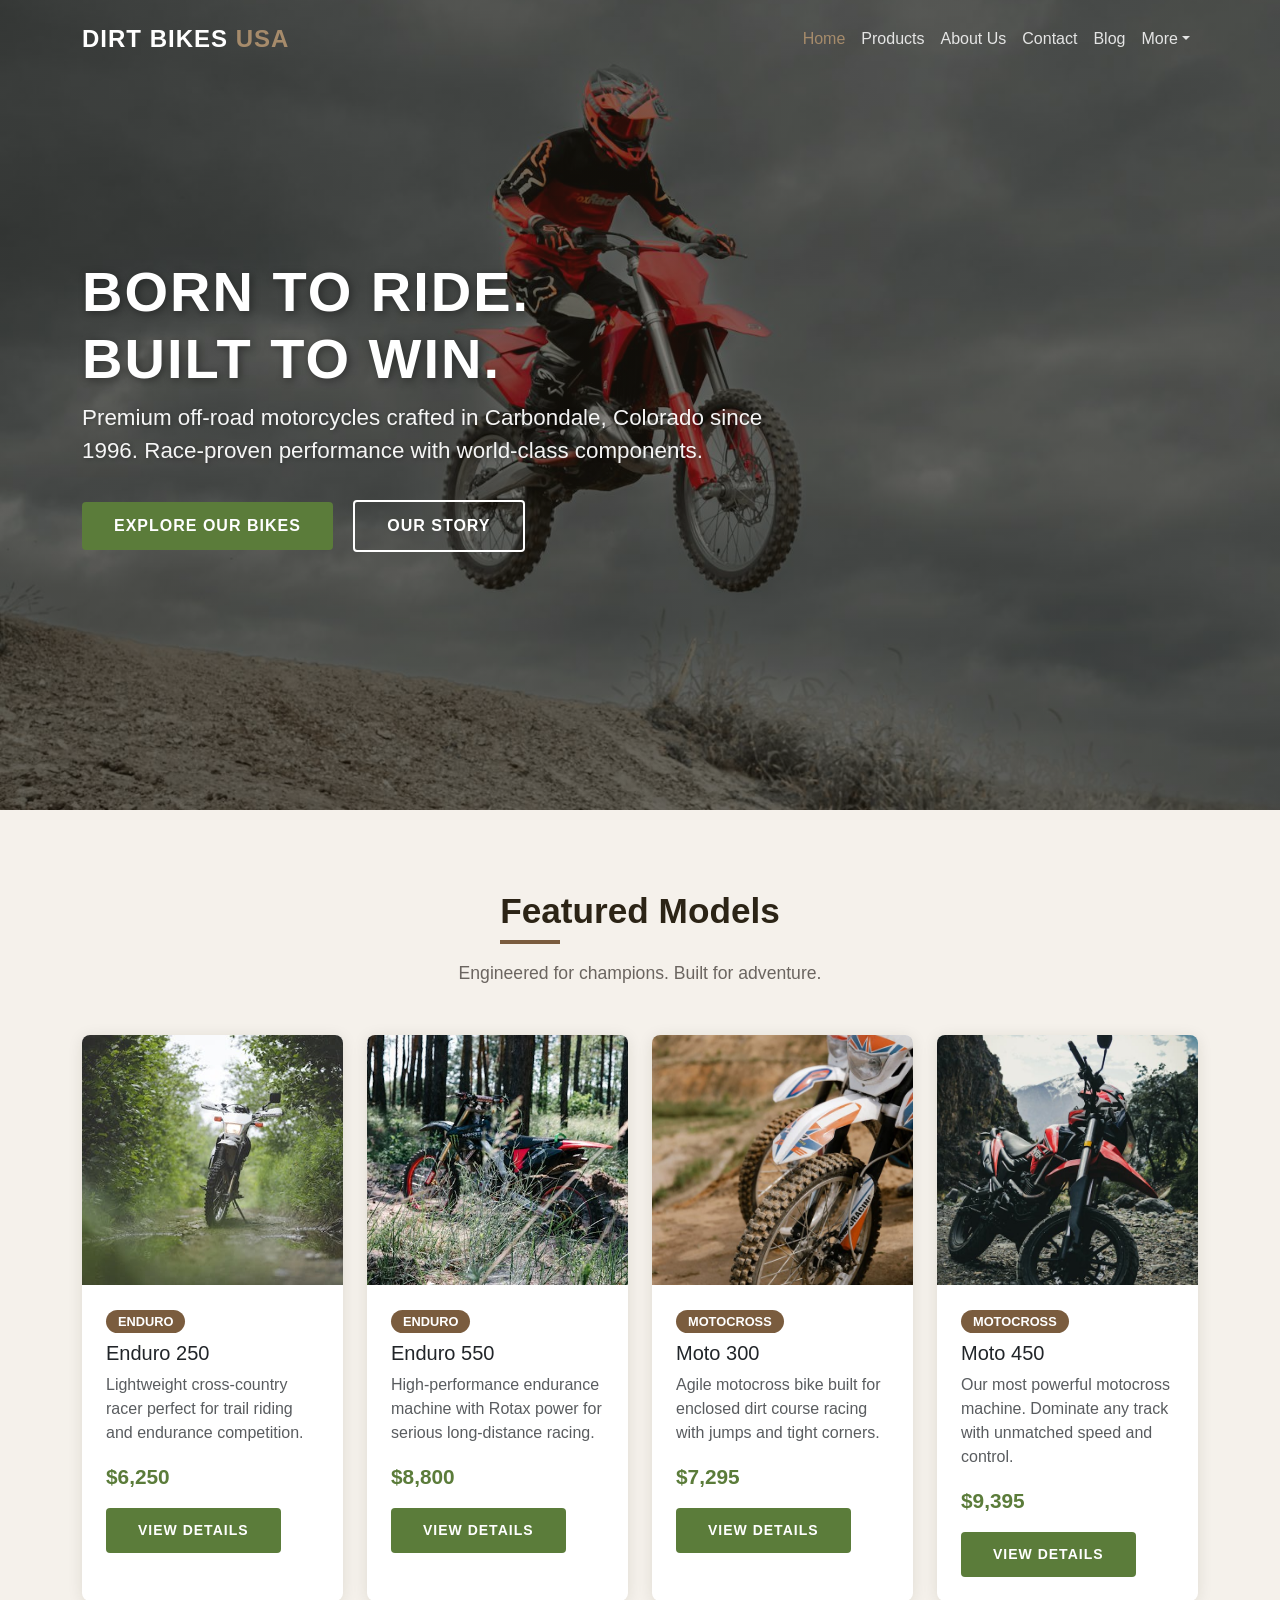
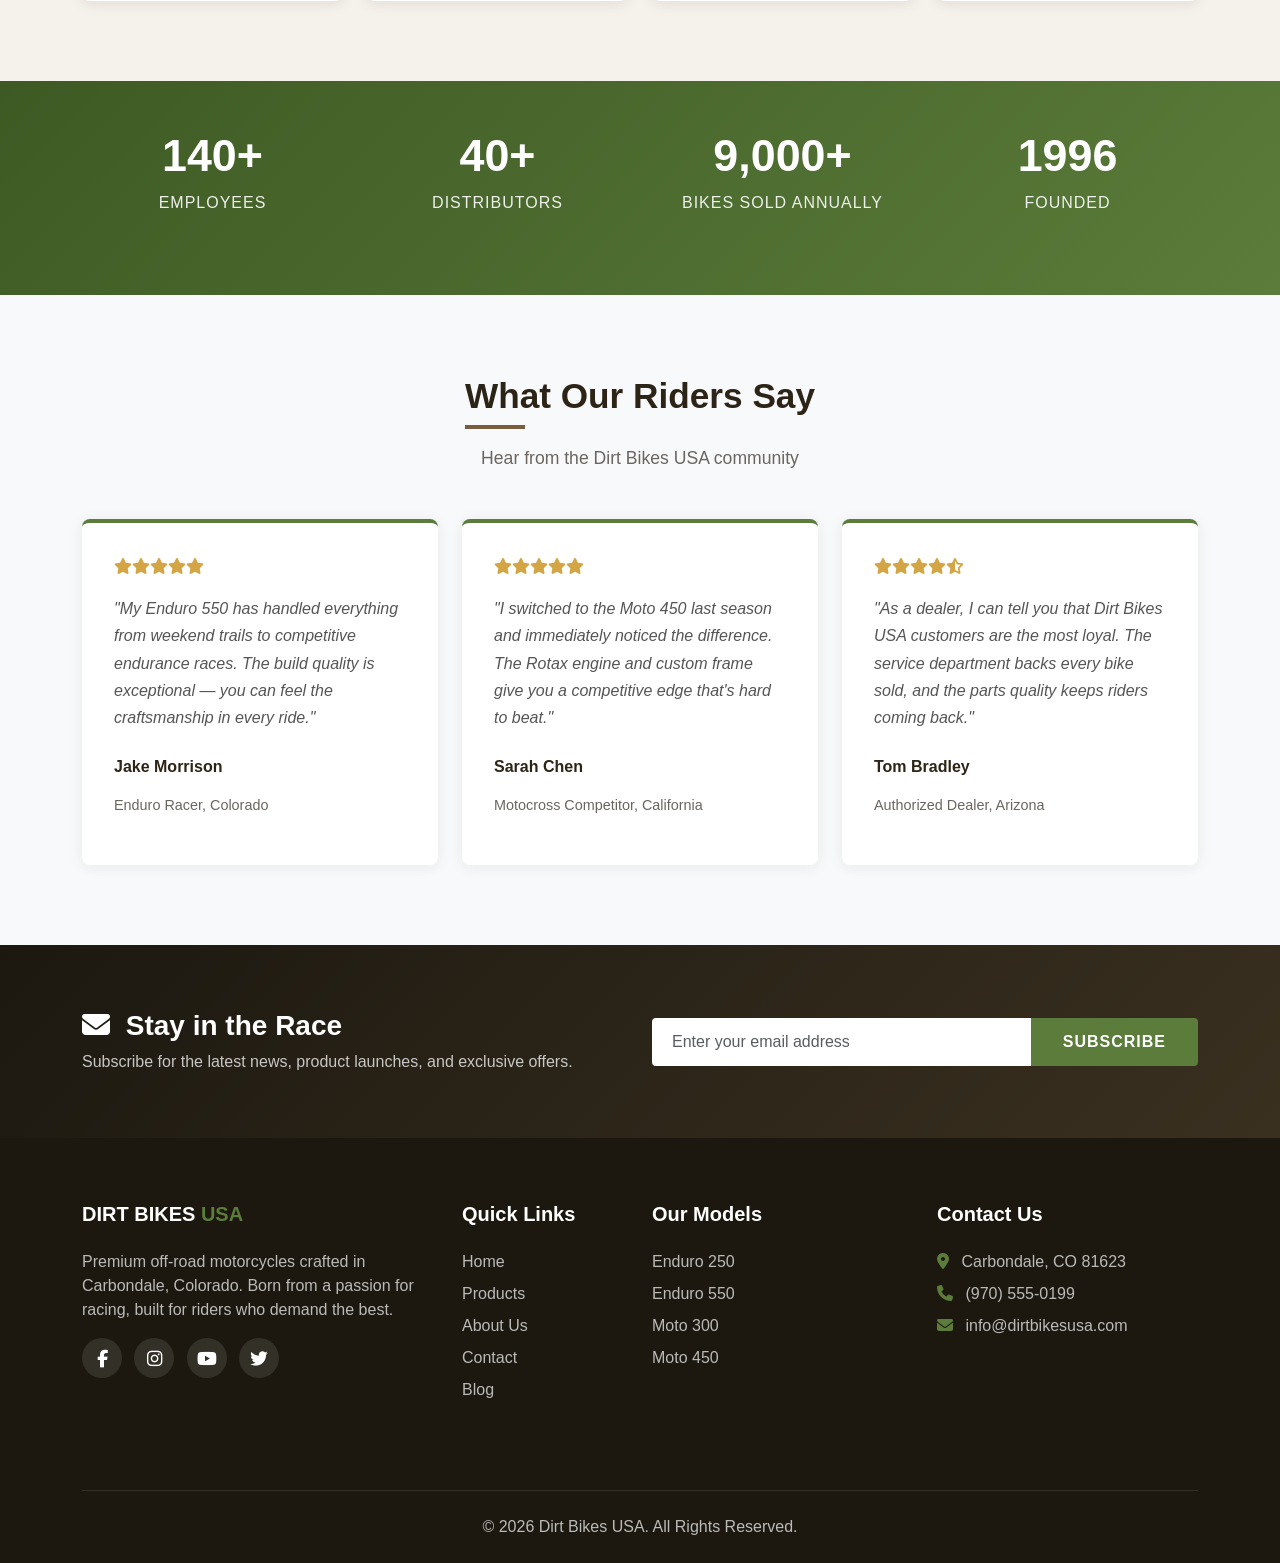
<file: index.html>
<!DOCTYPE html>
<html lang="en">
<head>
  <meta charset="UTF-8">
  <meta name="viewport" content="width=device-width, initial-scale=1.0">
  <title>Dirt Bikes USA - Born to Ride. Built to Win.</title>
  <link href="https://cdn.jsdelivr.net/npm/bootstrap@5.3.2/dist/css/bootstrap.min.css" rel="stylesheet">
  <link href="https://cdnjs.cloudflare.com/ajax/libs/font-awesome/6.5.1/css/all.min.css" rel="stylesheet">
  <link href="css/styles.css" rel="stylesheet">
</head>
<body>

  <!-- Navigation -->
  <nav class="navbar navbar-expand-lg navbar-custom fixed-top">
    <div class="container">
      <a class="navbar-brand" href="index.html">DIRT BIKES <span>USA</span></a>
      <button class="navbar-toggler" type="button" data-bs-toggle="collapse" data-bs-target="#navbarNav">
        <span class="navbar-toggler-icon"></span>
      </button>
      <div class="collapse navbar-collapse" id="navbarNav">
        <ul class="navbar-nav ms-auto">
          <li class="nav-item"><a class="nav-link active" href="index.html">Home</a></li>
          <li class="nav-item"><a class="nav-link" href="products.html">Products</a></li>
          <li class="nav-item"><a class="nav-link" href="about.html">About Us</a></li>
          <li class="nav-item"><a class="nav-link" href="contact.html">Contact</a></li>
          <li class="nav-item"><a class="nav-link" href="blog.html">Blog</a></li>
          <li class="nav-item dropdown"><a class="nav-link dropdown-toggle" href="#" role="button" data-bs-toggle="dropdown">More</a><ul class="dropdown-menu dropdown-menu-end" style="background:var(--darker);border:1px solid rgba(255,255,255,0.1);"><li><a class="dropdown-item" href="dealers.html" style="color:rgba(255,255,255,0.85);">Find a Dealer</a></li><li><a class="dropdown-item" href="gallery.html" style="color:rgba(255,255,255,0.85);">Gallery</a></li><li><a class="dropdown-item" href="events.html" style="color:rgba(255,255,255,0.85);">Events</a></li><li><a class="dropdown-item" href="faq.html" style="color:rgba(255,255,255,0.85);">FAQ</a></li></ul></li>
        </ul>
      </div>
    </div>
  </nav>

  <!-- Hero Section -->
  <section class="hero">
    <div class="container">
      <div class="row">
        <div class="col-lg-8">
          <h1>Born to Ride.<br>Built to Win.</h1>
          <p class="tagline">Premium off-road motorcycles crafted in Carbondale, Colorado since 1996. Race-proven performance with world-class components.</p>
          <a href="products.html" class="btn btn-primary-custom me-3">Explore Our Bikes</a>
          <a href="about.html" class="btn btn-outline-custom">Our Story</a>
        </div>
      </div>
    </div>
  </section>

  <!-- Featured Products -->
  <section class="section-padding">
    <div class="container">
      <div class="text-center mb-5">
        <h2 class="section-title mx-auto">Featured Models</h2>
        <p class="section-subtitle">Engineered for champions. Built for adventure.</p>
      </div>
      <div class="row g-4">
        <!-- Enduro 250 -->
        <div class="col-lg-3 col-md-6">
          <div class="card product-card">
            <img src="images/enduro250.jpg" class="card-img-top" alt="Enduro 250">
            <div class="card-body">
              <span class="category-badge">Enduro</span>
              <h5 class="card-title mt-2">Enduro 250</h5>
              <p class="card-text text-muted">Lightweight cross-country racer perfect for trail riding and endurance competition.</p>
              <p class="price">$6,250</p>
              <a href="products.html" class="btn btn-sm btn-primary-custom">View Details</a>
            </div>
          </div>
        </div>
        <!-- Enduro 550 -->
        <div class="col-lg-3 col-md-6">
          <div class="card product-card">
            <img src="images/enduro550.jpg" class="card-img-top" alt="Enduro 550">
            <div class="card-body">
              <span class="category-badge">Enduro</span>
              <h5 class="card-title mt-2">Enduro 550</h5>
              <p class="card-text text-muted">High-performance endurance machine with Rotax power for serious long-distance racing.</p>
              <p class="price">$8,800</p>
              <a href="products.html" class="btn btn-sm btn-primary-custom">View Details</a>
            </div>
          </div>
        </div>
        <!-- Moto 300 -->
        <div class="col-lg-3 col-md-6">
          <div class="card product-card">
            <img src="images/moto300.jpg" class="card-img-top" alt="Moto 300">
            <div class="card-body">
              <span class="category-badge">Motocross</span>
              <h5 class="card-title mt-2">Moto 300</h5>
              <p class="card-text text-muted">Agile motocross bike built for enclosed dirt course racing with jumps and tight corners.</p>
              <p class="price">$7,295</p>
              <a href="products.html" class="btn btn-sm btn-primary-custom">View Details</a>
            </div>
          </div>
        </div>
        <!-- Moto 450 -->
        <div class="col-lg-3 col-md-6">
          <div class="card product-card">
            <img src="images/moto450.jpg" class="card-img-top" alt="Moto 450">
            <div class="card-body">
              <span class="category-badge">Motocross</span>
              <h5 class="card-title mt-2">Moto 450</h5>
              <p class="card-text text-muted">Our most powerful motocross machine. Dominate any track with unmatched speed and control.</p>
              <p class="price">$9,395</p>
              <a href="products.html" class="btn btn-sm btn-primary-custom">View Details</a>
            </div>
          </div>
        </div>
      </div>
    </div>
  </section>

  <!-- Stats Section -->
  <section class="stats-section">
    <div class="container">
      <div class="row text-center">
        <div class="col-md-3 col-6 stat-item mb-3">
          <h2>140+</h2>
          <p>Employees</p>
        </div>
        <div class="col-md-3 col-6 stat-item mb-3">
          <h2>40+</h2>
          <p>Distributors</p>
        </div>
        <div class="col-md-3 col-6 stat-item mb-3">
          <h2>9,000+</h2>
          <p>Bikes Sold Annually</p>
        </div>
        <div class="col-md-3 col-6 stat-item mb-3">
          <h2>1996</h2>
          <p>Founded</p>
        </div>
      </div>
    </div>
  </section>

  <!-- Testimonials -->
  <section class="section-padding bg-light">
    <div class="container">
      <div class="text-center mb-5">
        <h2 class="section-title mx-auto">What Our Riders Say</h2>
        <p class="section-subtitle">Hear from the Dirt Bikes USA community</p>
      </div>
      <div class="row g-4">
        <div class="col-md-4">
          <div class="testimonial-card">
            <div class="stars">
              <i class="fas fa-star"></i><i class="fas fa-star"></i><i class="fas fa-star"></i><i class="fas fa-star"></i><i class="fas fa-star"></i>
            </div>
            <p class="quote">"My Enduro 550 has handled everything from weekend trails to competitive endurance races. The build quality is exceptional — you can feel the craftsmanship in every ride."</p>
            <p class="author">Jake Morrison</p>
            <p class="role">Enduro Racer, Colorado</p>
          </div>
        </div>
        <div class="col-md-4">
          <div class="testimonial-card">
            <div class="stars">
              <i class="fas fa-star"></i><i class="fas fa-star"></i><i class="fas fa-star"></i><i class="fas fa-star"></i><i class="fas fa-star"></i>
            </div>
            <p class="quote">"I switched to the Moto 450 last season and immediately noticed the difference. The Rotax engine and custom frame give you a competitive edge that's hard to beat."</p>
            <p class="author">Sarah Chen</p>
            <p class="role">Motocross Competitor, California</p>
          </div>
        </div>
        <div class="col-md-4">
          <div class="testimonial-card">
            <div class="stars">
              <i class="fas fa-star"></i><i class="fas fa-star"></i><i class="fas fa-star"></i><i class="fas fa-star"></i><i class="fas fa-star-half-alt"></i>
            </div>
            <p class="quote">"As a dealer, I can tell you that Dirt Bikes USA customers are the most loyal. The service department backs every bike sold, and the parts quality keeps riders coming back."</p>
            <p class="author">Tom Bradley</p>
            <p class="role">Authorized Dealer, Arizona</p>
          </div>
        </div>
      </div>
    </div>
  </section>

  <!-- Newsletter -->
  <section class="newsletter-section">
    <div class="container">
      <div class="row align-items-center">
        <div class="col-lg-6 mb-3 mb-lg-0">
          <h3><i class="fas fa-envelope me-2"></i> Stay in the Race</h3>
          <p class="mb-0 opacity-75">Subscribe for the latest news, product launches, and exclusive offers.</p>
        </div>
        <div class="col-lg-6">
          <form class="newsletter-form d-flex" action="mailto:info@dirtbikesusa.com" method="post" enctype="text/plain">
            <input type="email" class="form-control" placeholder="Enter your email address" required>
            <button type="submit" class="btn btn-primary-custom" style="border-radius: 0 4px 4px 0;">Subscribe</button>
          </form>
        </div>
      </div>
    </div>
  </section>

  <!-- Footer -->
  <footer class="footer">
    <div class="container">
      <div class="row">
        <div class="col-lg-4 mb-4">
          <h5>DIRT BIKES <span style="color: var(--primary);">USA</span></h5>
          <p>Premium off-road motorcycles crafted in Carbondale, Colorado. Born from a passion for racing, built for riders who demand the best.</p>
          <div class="social-icons">
            <a href="https://www.facebook.com/" target="_blank" rel="noopener" aria-label="Facebook"><i class="fab fa-facebook-f"></i></a>
            <a href="https://www.instagram.com/" target="_blank" rel="noopener" aria-label="Instagram"><i class="fab fa-instagram"></i></a>
            <a href="https://www.youtube.com/" target="_blank" rel="noopener" aria-label="YouTube"><i class="fab fa-youtube"></i></a>
            <a href="https://x.com/" target="_blank" rel="noopener" aria-label="X"><i class="fab fa-twitter"></i></a>
          </div>
        </div>
        <div class="col-lg-2 col-md-4 mb-4">
          <h5>Quick Links</h5>
          <ul class="footer-links">
            <li><a href="index.html">Home</a></li>
            <li><a href="products.html">Products</a></li>
            <li><a href="about.html">About Us</a></li>
            <li><a href="contact.html">Contact</a></li>
            <li><a href="blog.html">Blog</a></li>
          </ul>
        </div>
        <div class="col-lg-3 col-md-4 mb-4">
          <h5>Our Models</h5>
          <ul class="footer-links">
            <li><a href="products.html">Enduro 250</a></li>
            <li><a href="products.html">Enduro 550</a></li>
            <li><a href="products.html">Moto 300</a></li>
            <li><a href="products.html">Moto 450</a></li>
          </ul>
        </div>
        <div class="col-lg-3 col-md-4 mb-4">
          <h5>Contact Us</h5>
          <ul class="footer-links">
            <li><i class="fas fa-map-marker-alt me-2" style="color: var(--primary);"></i> Carbondale, CO 81623</li>
            <li><i class="fas fa-phone me-2" style="color: var(--primary);"></i> (970) 555-0199</li>
            <li><i class="fas fa-envelope me-2" style="color: var(--primary);"></i> info@dirtbikesusa.com</li>
          </ul>
        </div>
      </div>
      <div class="footer-bottom text-center">
        <p class="mb-0">&copy; 2026 Dirt Bikes USA. All Rights Reserved.</p>
      </div>
    </div>
  </footer>

  <script src="https://cdn.jsdelivr.net/npm/bootstrap@5.3.2/dist/js/bootstrap.bundle.min.js"></script>
  <script src="js/main.js"></script>
</body>
</html>
</file>
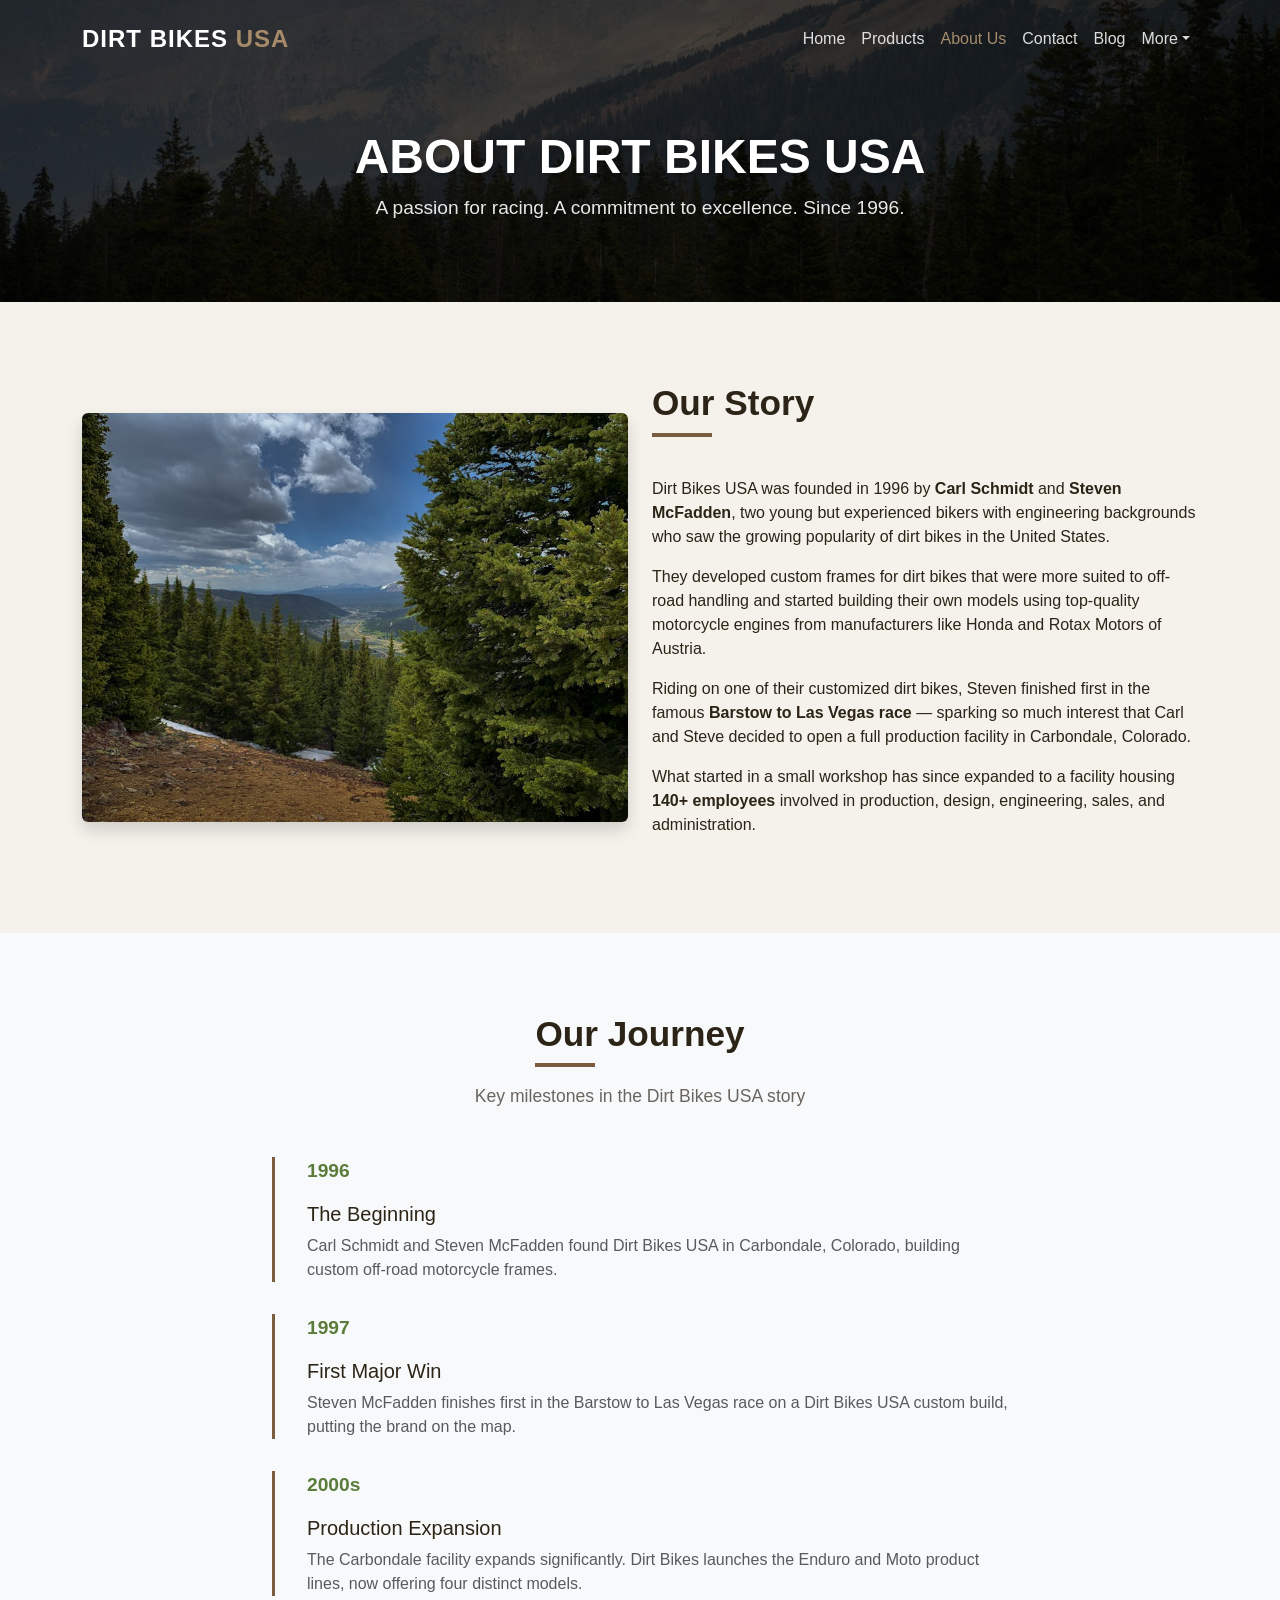
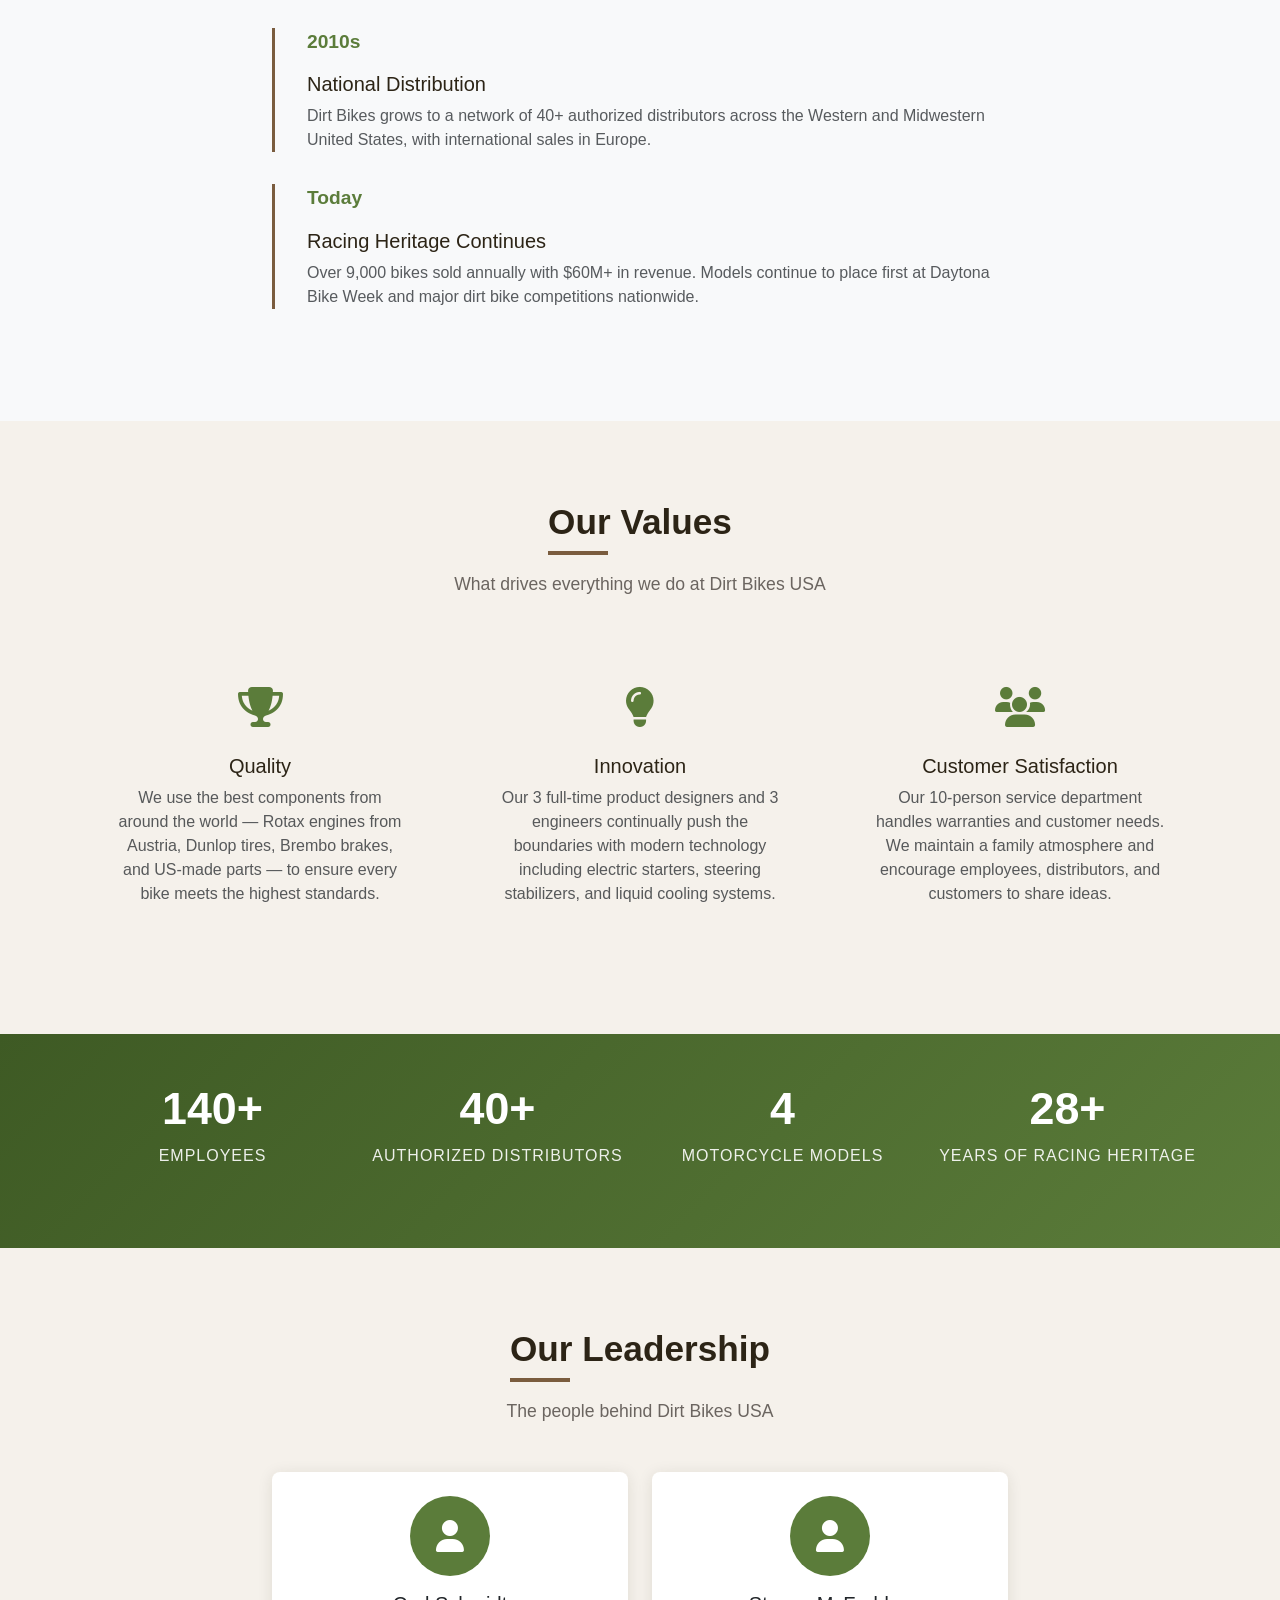
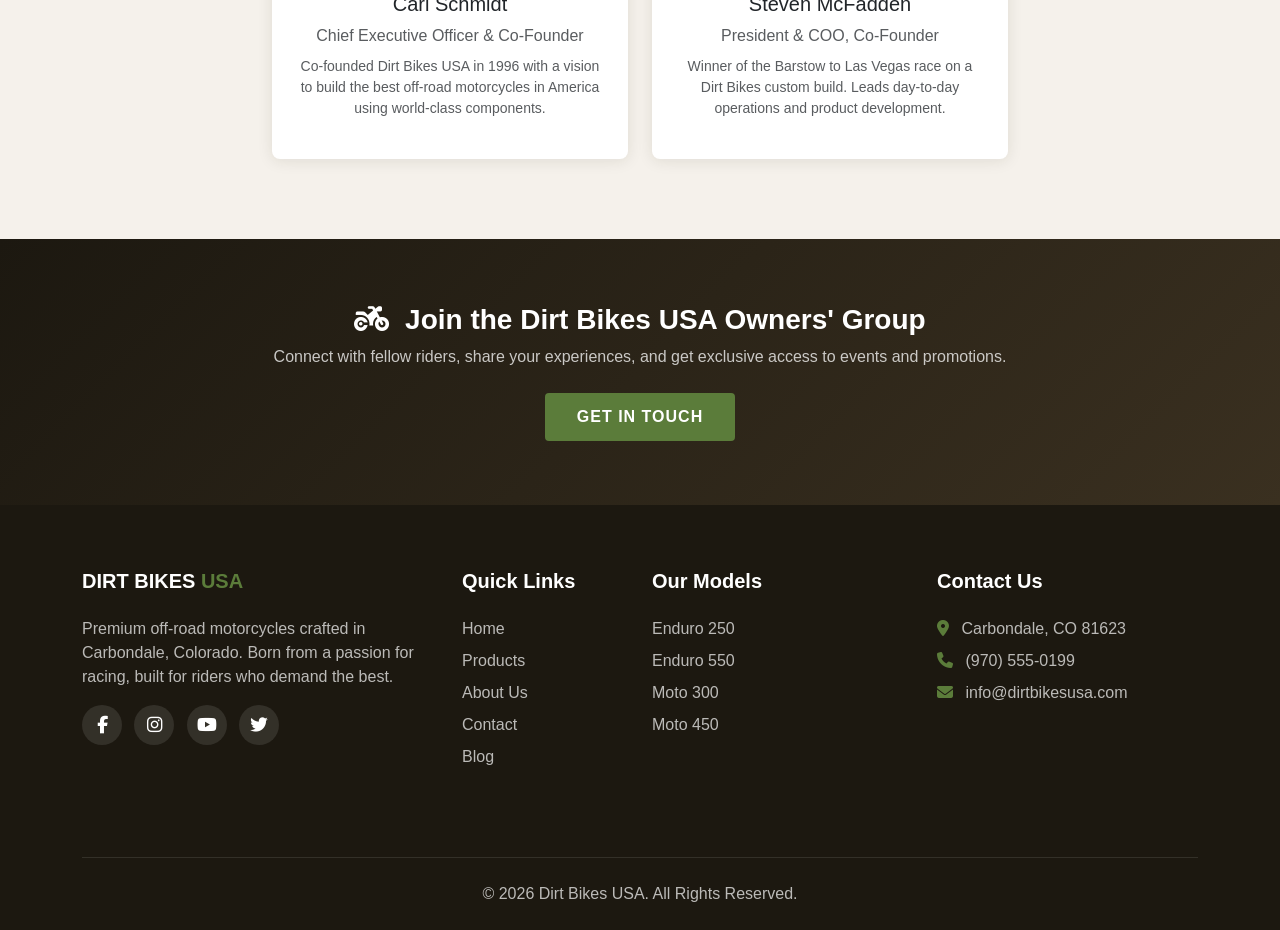
<file: about.html>
<!DOCTYPE html>
<html lang="en">
<head>
  <meta charset="UTF-8">
  <meta name="viewport" content="width=device-width, initial-scale=1.0">
  <title>About Us - Dirt Bikes USA</title>
  <link href="https://cdn.jsdelivr.net/npm/bootstrap@5.3.2/dist/css/bootstrap.min.css" rel="stylesheet">
  <link href="https://cdnjs.cloudflare.com/ajax/libs/font-awesome/6.5.1/css/all.min.css" rel="stylesheet">
  <link href="css/styles.css" rel="stylesheet">
</head>
<body>

  <!-- Navigation -->
  <nav class="navbar navbar-expand-lg navbar-custom fixed-top">
    <div class="container">
      <a class="navbar-brand" href="index.html">DIRT BIKES <span>USA</span></a>
      <button class="navbar-toggler" type="button" data-bs-toggle="collapse" data-bs-target="#navbarNav">
        <span class="navbar-toggler-icon"></span>
      </button>
      <div class="collapse navbar-collapse" id="navbarNav">
        <ul class="navbar-nav ms-auto">
          <li class="nav-item"><a class="nav-link" href="index.html">Home</a></li>
          <li class="nav-item"><a class="nav-link" href="products.html">Products</a></li>
          <li class="nav-item"><a class="nav-link active" href="about.html">About Us</a></li>
          <li class="nav-item"><a class="nav-link" href="contact.html">Contact</a></li>
          <li class="nav-item"><a class="nav-link" href="blog.html">Blog</a></li>
          <li class="nav-item dropdown"><a class="nav-link dropdown-toggle" href="#" role="button" data-bs-toggle="dropdown">More</a><ul class="dropdown-menu dropdown-menu-end" style="background:var(--darker);border:1px solid rgba(255,255,255,0.1);"><li><a class="dropdown-item" href="dealers.html" style="color:rgba(255,255,255,0.85);">Find a Dealer</a></li><li><a class="dropdown-item" href="gallery.html" style="color:rgba(255,255,255,0.85);">Gallery</a></li><li><a class="dropdown-item" href="events.html" style="color:rgba(255,255,255,0.85);">Events</a></li><li><a class="dropdown-item" href="faq.html" style="color:rgba(255,255,255,0.85);">FAQ</a></li></ul></li>
        </ul>
      </div>
    </div>
  </nav>

  <!-- Page Header -->
  <section class="page-header" style="background: linear-gradient(rgba(0,0,0,0.7), rgba(0,0,0,0.7)), url('images/colorado.jpg') center/cover no-repeat;">
    <div class="container">
      <h1>About Dirt Bikes USA</h1>
      <p>A passion for racing. A commitment to excellence. Since 1996.</p>
    </div>
  </section>

  <!-- Company Story -->
  <section class="section-padding">
    <div class="container">
      <div class="row align-items-center">
        <div class="col-lg-6 mb-4 mb-lg-0">
          <img src="images/about.jpg" alt="Dirt Bikes Workshop" class="img-fluid rounded shadow">
        </div>
        <div class="col-lg-6">
          <h2 class="section-title">Our Story</h2>
          <p class="mt-4">Dirt Bikes USA was founded in 1996 by <strong>Carl Schmidt</strong> and <strong>Steven McFadden</strong>, two young but experienced bikers with engineering backgrounds who saw the growing popularity of dirt bikes in the United States.</p>
          <p>They developed custom frames for dirt bikes that were more suited to off-road handling and started building their own models using top-quality motorcycle engines from manufacturers like Honda and Rotax Motors of Austria.</p>
          <p>Riding on one of their customized dirt bikes, Steven finished first in the famous <strong>Barstow to Las Vegas race</strong> — sparking so much interest that Carl and Steve decided to open a full production facility in Carbondale, Colorado.</p>
          <p>What started in a small workshop has since expanded to a facility housing <strong>140+ employees</strong> involved in production, design, engineering, sales, and administration.</p>
        </div>
      </div>
    </div>
  </section>

  <!-- Timeline -->
  <section class="section-padding bg-light">
    <div class="container">
      <div class="text-center mb-5">
        <h2 class="section-title mx-auto">Our Journey</h2>
        <p class="section-subtitle">Key milestones in the Dirt Bikes USA story</p>
      </div>
      <div class="row justify-content-center">
        <div class="col-lg-8">
          <div class="timeline-item">
            <p class="year">1996</p>
            <h5>The Beginning</h5>
            <p class="text-muted">Carl Schmidt and Steven McFadden found Dirt Bikes USA in Carbondale, Colorado, building custom off-road motorcycle frames.</p>
          </div>
          <div class="timeline-item">
            <p class="year">1997</p>
            <h5>First Major Win</h5>
            <p class="text-muted">Steven McFadden finishes first in the Barstow to Las Vegas race on a Dirt Bikes USA custom build, putting the brand on the map.</p>
          </div>
          <div class="timeline-item">
            <p class="year">2000s</p>
            <h5>Production Expansion</h5>
            <p class="text-muted">The Carbondale facility expands significantly. Dirt Bikes launches the Enduro and Moto product lines, now offering four distinct models.</p>
          </div>
          <div class="timeline-item">
            <p class="year">2010s</p>
            <h5>National Distribution</h5>
            <p class="text-muted">Dirt Bikes grows to a network of 40+ authorized distributors across the Western and Midwestern United States, with international sales in Europe.</p>
          </div>
          <div class="timeline-item">
            <p class="year">Today</p>
            <h5>Racing Heritage Continues</h5>
            <p class="text-muted">Over 9,000 bikes sold annually with $60M+ in revenue. Models continue to place first at Daytona Bike Week and major dirt bike competitions nationwide.</p>
          </div>
        </div>
      </div>
    </div>
  </section>

  <!-- Values -->
  <section class="section-padding">
    <div class="container">
      <div class="text-center mb-5">
        <h2 class="section-title mx-auto">Our Values</h2>
        <p class="section-subtitle">What drives everything we do at Dirt Bikes USA</p>
      </div>
      <div class="row g-4">
        <div class="col-md-4">
          <div class="value-card">
            <div class="icon"><i class="fas fa-trophy"></i></div>
            <h5>Quality</h5>
            <p class="text-muted">We use the best components from around the world — Rotax engines from Austria, Dunlop tires, Brembo brakes, and US-made parts — to ensure every bike meets the highest standards.</p>
          </div>
        </div>
        <div class="col-md-4">
          <div class="value-card">
            <div class="icon"><i class="fas fa-lightbulb"></i></div>
            <h5>Innovation</h5>
            <p class="text-muted">Our 3 full-time product designers and 3 engineers continually push the boundaries with modern technology including electric starters, steering stabilizers, and liquid cooling systems.</p>
          </div>
        </div>
        <div class="col-md-4">
          <div class="value-card">
            <div class="icon"><i class="fas fa-users"></i></div>
            <h5>Customer Satisfaction</h5>
            <p class="text-muted">Our 10-person service department handles warranties and customer needs. We maintain a family atmosphere and encourage employees, distributors, and customers to share ideas.</p>
          </div>
        </div>
      </div>
    </div>
  </section>

  <!-- Stats -->
  <section class="stats-section">
    <div class="container">
      <div class="row text-center">
        <div class="col-md-3 col-6 stat-item mb-3">
          <h2>140+</h2>
          <p>Employees</p>
        </div>
        <div class="col-md-3 col-6 stat-item mb-3">
          <h2>40+</h2>
          <p>Authorized Distributors</p>
        </div>
        <div class="col-md-3 col-6 stat-item mb-3">
          <h2>4</h2>
          <p>Motorcycle Models</p>
        </div>
        <div class="col-md-3 col-6 stat-item mb-3">
          <h2>28+</h2>
          <p>Years of Racing Heritage</p>
        </div>
      </div>
    </div>
  </section>

  <!-- Leadership -->
  <section class="section-padding">
    <div class="container">
      <div class="text-center mb-5">
        <h2 class="section-title mx-auto">Our Leadership</h2>
        <p class="section-subtitle">The people behind Dirt Bikes USA</p>
      </div>
      <div class="row g-4 justify-content-center">
        <div class="col-md-4">
          <div class="card product-card text-center">
            <div class="card-body p-4">
              <div style="width:80px;height:80px;border-radius:50%;background:var(--primary);color:#fff;display:flex;align-items:center;justify-content:center;font-size:2rem;margin:0 auto 1rem;">
                <i class="fas fa-user"></i>
              </div>
              <h5>Carl Schmidt</h5>
              <p class="text-muted mb-2">Chief Executive Officer &amp; Co-Founder</p>
              <p class="small text-muted">Co-founded Dirt Bikes USA in 1996 with a vision to build the best off-road motorcycles in America using world-class components.</p>
            </div>
          </div>
        </div>
        <div class="col-md-4">
          <div class="card product-card text-center">
            <div class="card-body p-4">
              <div style="width:80px;height:80px;border-radius:50%;background:var(--primary);color:#fff;display:flex;align-items:center;justify-content:center;font-size:2rem;margin:0 auto 1rem;">
                <i class="fas fa-user"></i>
              </div>
              <h5>Steven McFadden</h5>
              <p class="text-muted mb-2">President &amp; COO, Co-Founder</p>
              <p class="small text-muted">Winner of the Barstow to Las Vegas race on a Dirt Bikes custom build. Leads day-to-day operations and product development.</p>
            </div>
          </div>
        </div>
      </div>
    </div>
  </section>

  <!-- Owners Group CTA -->
  <section class="newsletter-section">
    <div class="container text-center">
      <h3><i class="fas fa-motorcycle me-2"></i> Join the Dirt Bikes USA Owners' Group</h3>
      <p class="opacity-75 mb-4">Connect with fellow riders, share your experiences, and get exclusive access to events and promotions.</p>
      <a href="contact.html" class="btn btn-primary-custom">Get In Touch</a>
    </div>
  </section>

  <!-- Footer -->
  <footer class="footer">
    <div class="container">
      <div class="row">
        <div class="col-lg-4 mb-4">
          <h5>DIRT BIKES <span style="color: var(--primary);">USA</span></h5>
          <p>Premium off-road motorcycles crafted in Carbondale, Colorado. Born from a passion for racing, built for riders who demand the best.</p>
          <div class="social-icons">
            <a href="https://www.facebook.com/" target="_blank" rel="noopener" aria-label="Facebook"><i class="fab fa-facebook-f"></i></a>
            <a href="https://www.instagram.com/" target="_blank" rel="noopener" aria-label="Instagram"><i class="fab fa-instagram"></i></a>
            <a href="https://www.youtube.com/" target="_blank" rel="noopener" aria-label="YouTube"><i class="fab fa-youtube"></i></a>
            <a href="https://x.com/" target="_blank" rel="noopener" aria-label="X"><i class="fab fa-twitter"></i></a>
          </div>
        </div>
        <div class="col-lg-2 col-md-4 mb-4">
          <h5>Quick Links</h5>
          <ul class="footer-links">
            <li><a href="index.html">Home</a></li>
            <li><a href="products.html">Products</a></li>
            <li><a href="about.html">About Us</a></li>
            <li><a href="contact.html">Contact</a></li>
            <li><a href="blog.html">Blog</a></li>
          </ul>
        </div>
        <div class="col-lg-3 col-md-4 mb-4">
          <h5>Our Models</h5>
          <ul class="footer-links">
            <li><a href="products.html">Enduro 250</a></li>
            <li><a href="products.html">Enduro 550</a></li>
            <li><a href="products.html">Moto 300</a></li>
            <li><a href="products.html">Moto 450</a></li>
          </ul>
        </div>
        <div class="col-lg-3 col-md-4 mb-4">
          <h5>Contact Us</h5>
          <ul class="footer-links">
            <li><i class="fas fa-map-marker-alt me-2" style="color: var(--primary);"></i> Carbondale, CO 81623</li>
            <li><i class="fas fa-phone me-2" style="color: var(--primary);"></i> (970) 555-0199</li>
            <li><i class="fas fa-envelope me-2" style="color: var(--primary);"></i> info@dirtbikesusa.com</li>
          </ul>
        </div>
      </div>
      <div class="footer-bottom text-center">
        <p class="mb-0">&copy; 2026 Dirt Bikes USA. All Rights Reserved.</p>
      </div>
    </div>
  </footer>

  <script src="https://cdn.jsdelivr.net/npm/bootstrap@5.3.2/dist/js/bootstrap.bundle.min.js"></script>
  <script src="js/main.js"></script>
</body>
</html>
</file>
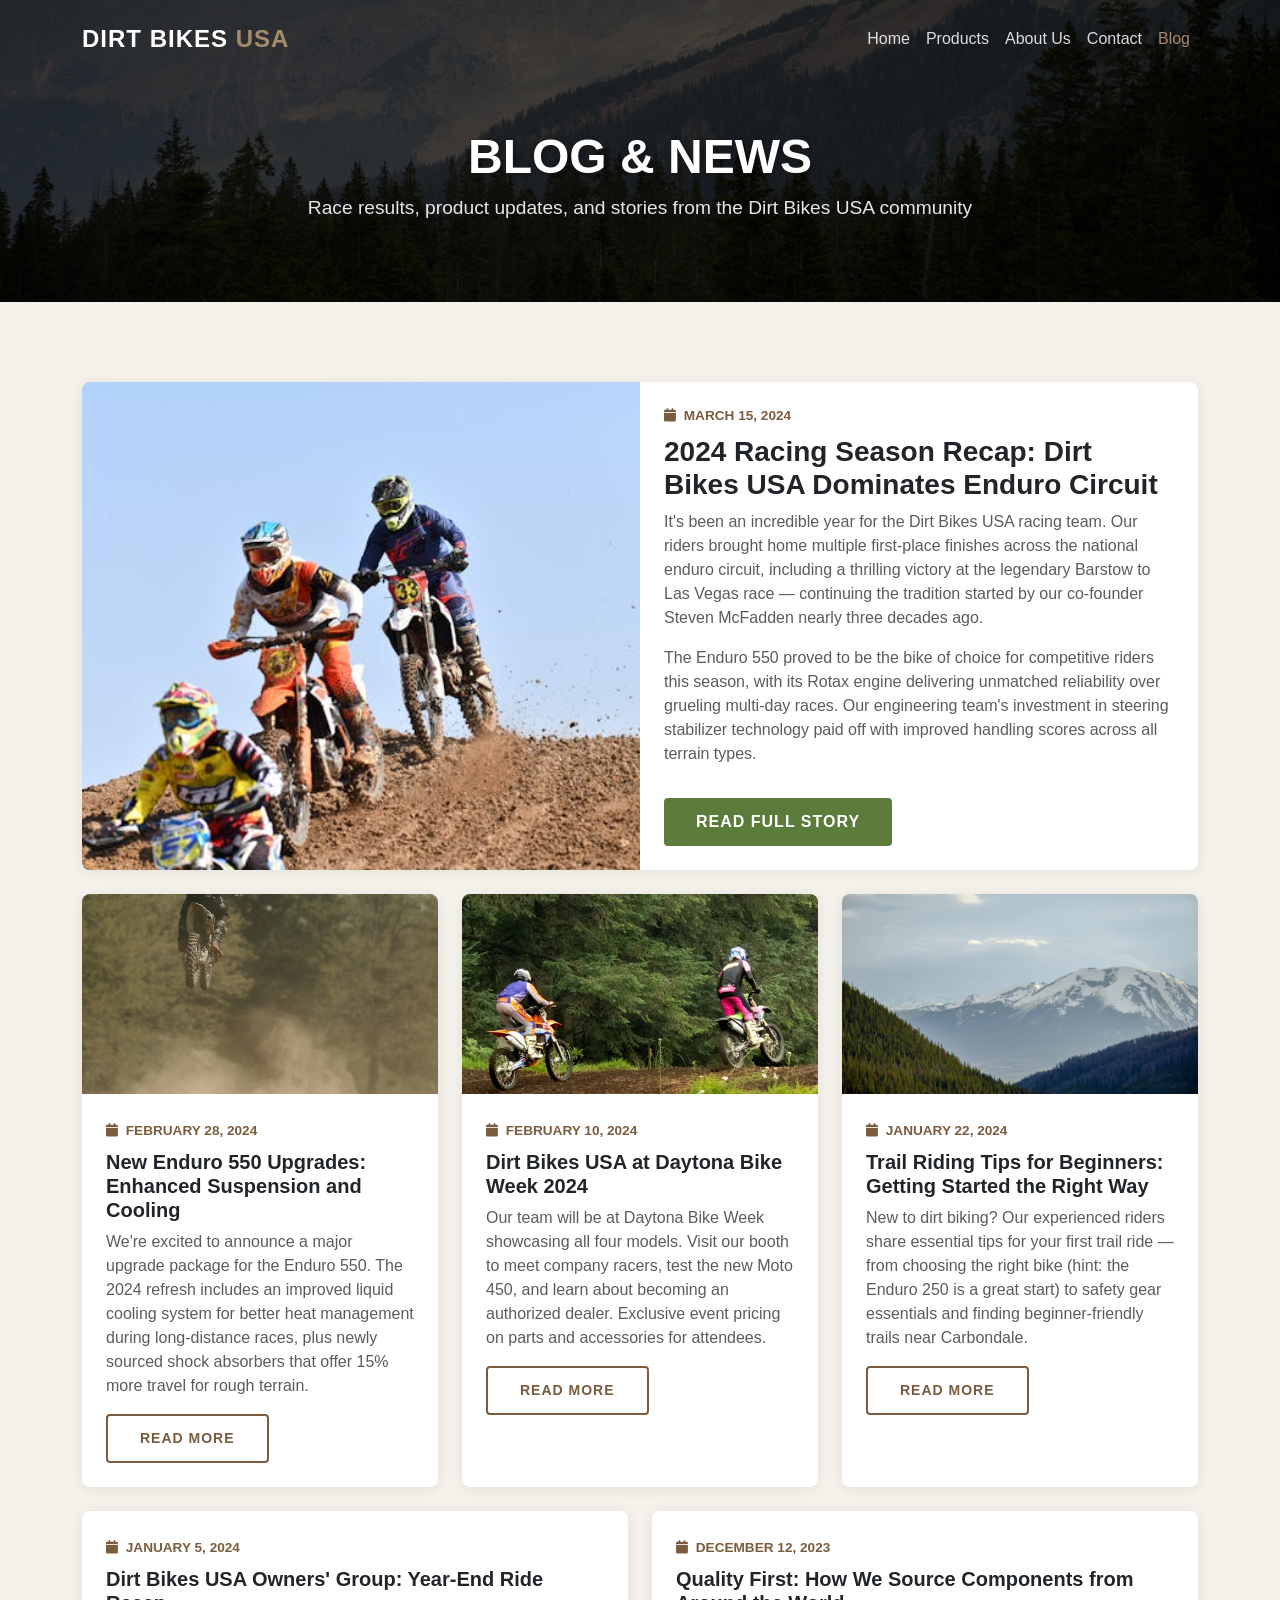
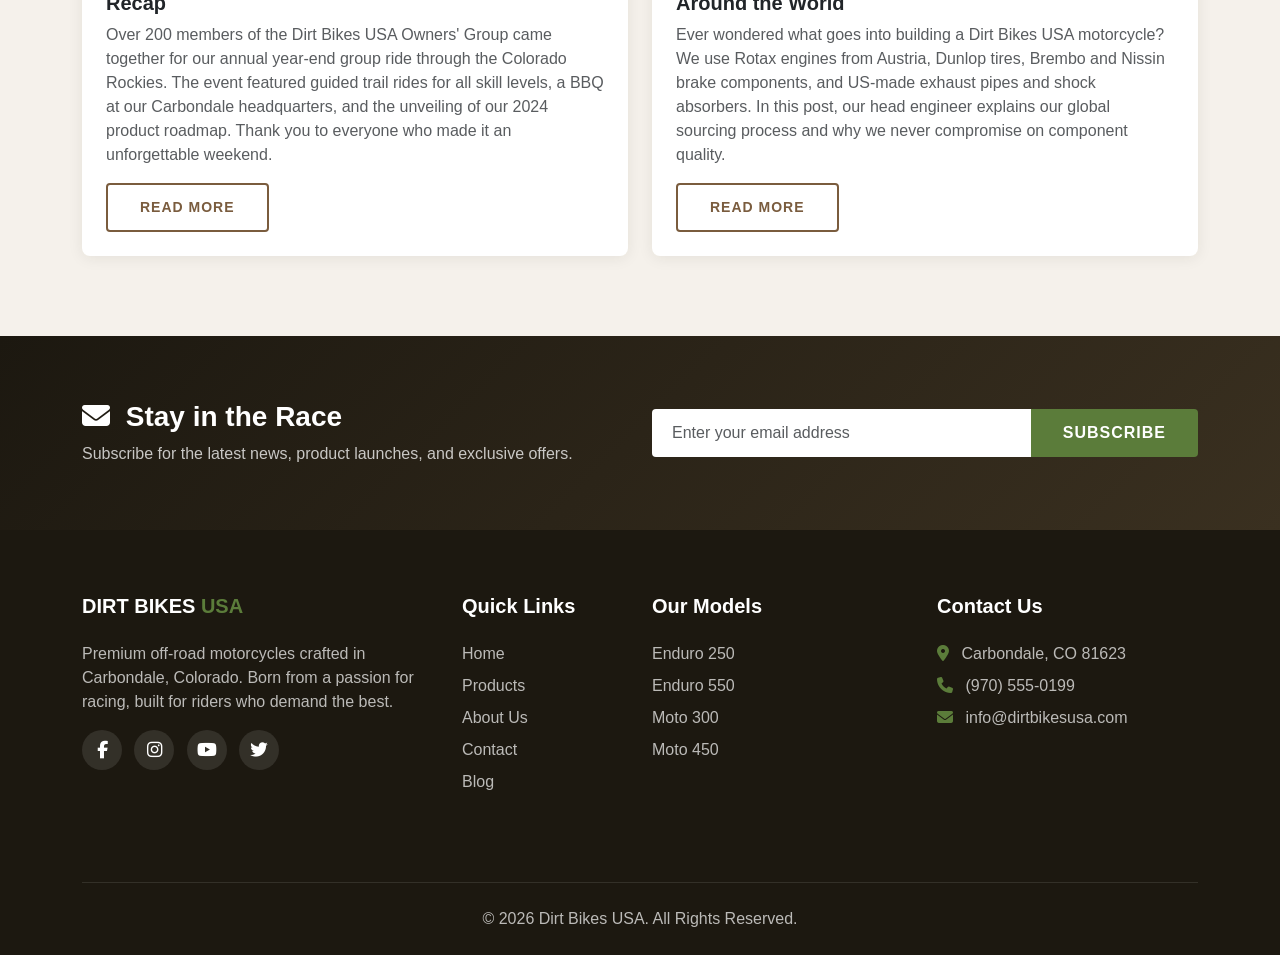
<file: blog.html>
<!DOCTYPE html>
<html lang="en">
<head>
  <meta charset="UTF-8">
  <meta name="viewport" content="width=device-width, initial-scale=1.0">
  <title>Blog & News - Dirt Bikes USA</title>
  <link href="https://cdn.jsdelivr.net/npm/bootstrap@5.3.2/dist/css/bootstrap.min.css" rel="stylesheet">
  <link href="https://cdnjs.cloudflare.com/ajax/libs/font-awesome/6.5.1/css/all.min.css" rel="stylesheet">
  <link href="css/styles.css" rel="stylesheet">
</head>
<body>

  <!-- Navigation -->
  <nav class="navbar navbar-expand-lg navbar-custom fixed-top">
    <div class="container">
      <a class="navbar-brand" href="index.html">DIRT BIKES <span>USA</span></a>
      <button class="navbar-toggler" type="button" data-bs-toggle="collapse" data-bs-target="#navbarNav">
        <span class="navbar-toggler-icon"></span>
      </button>
      <div class="collapse navbar-collapse" id="navbarNav">
        <ul class="navbar-nav ms-auto">
          <li class="nav-item"><a class="nav-link" href="index.html">Home</a></li>
          <li class="nav-item"><a class="nav-link" href="products.html">Products</a></li>
          <li class="nav-item"><a class="nav-link" href="about.html">About Us</a></li>
          <li class="nav-item"><a class="nav-link" href="contact.html">Contact</a></li>
          <li class="nav-item"><a class="nav-link active" href="blog.html">Blog</a></li>
        </ul>
      </div>
    </div>
  </nav>

  <!-- Page Header -->
  <section class="page-header" style="background: linear-gradient(rgba(0,0,0,0.7), rgba(0,0,0,0.7)), url('images/colorado.jpg') center/cover no-repeat;">
    <div class="container">
      <h1>Blog &amp; News</h1>
      <p>Race results, product updates, and stories from the Dirt Bikes USA community</p>
    </div>
  </section>

  <!-- Blog Posts -->
  <section class="section-padding">
    <div class="container">
      <div class="row g-4">

        <!-- Featured Post -->
        <div class="col-12">
          <div class="card blog-card">
            <div class="row g-0">
              <div class="col-md-6">
                <img src="images/blog-race.jpg" class="img-fluid h-100" style="object-fit:cover;" alt="Racing Season">
              </div>
              <div class="col-md-6">
                <div class="card-body d-flex flex-column justify-content-center p-4">
                  <span class="blog-date"><i class="fas fa-calendar me-1"></i> March 15, 2024</span>
                  <h3 class="card-title">2024 Racing Season Recap: Dirt Bikes USA Dominates Enduro Circuit</h3>
                  <p class="card-text text-muted">It's been an incredible year for the Dirt Bikes USA racing team. Our riders brought home multiple first-place finishes across the national enduro circuit, including a thrilling victory at the legendary Barstow to Las Vegas race — continuing the tradition started by our co-founder Steven McFadden nearly three decades ago.</p>
                  <p class="card-text text-muted">The Enduro 550 proved to be the bike of choice for competitive riders this season, with its Rotax engine delivering unmatched reliability over grueling multi-day races. Our engineering team's investment in steering stabilizer technology paid off with improved handling scores across all terrain types.</p>
                  <a href="blog/racing-season-recap.html" class="btn btn-primary-custom mt-3" style="width:fit-content;">Read Full Story</a>
                </div>
              </div>
            </div>
          </div>
        </div>

        <!-- Post 2 -->
        <div class="col-md-4">
          <div class="card blog-card">
            <img src="images/blog-jump.jpg" class="card-img-top" alt="Enduro 550 Upgrades">
            <div class="card-body">
              <span class="blog-date"><i class="fas fa-calendar me-1"></i> February 28, 2024</span>
              <h5 class="card-title">New Enduro 550 Upgrades: Enhanced Suspension and Cooling</h5>
              <p class="card-text text-muted">We're excited to announce a major upgrade package for the Enduro 550. The 2024 refresh includes an improved liquid cooling system for better heat management during long-distance races, plus newly sourced shock absorbers that offer 15% more travel for rough terrain.</p>
              <a href="blog/enduro-550-upgrades.html" class="btn btn-sm btn-outline-brown">Read More</a>
            </div>
          </div>
        </div>

        <!-- Post 3 -->
        <div class="col-md-4">
          <div class="card blog-card">
            <img src="images/blog-forest.jpg" class="card-img-top" alt="Daytona Bike Week">
            <div class="card-body">
              <span class="blog-date"><i class="fas fa-calendar me-1"></i> February 10, 2024</span>
              <h5 class="card-title">Dirt Bikes USA at Daytona Bike Week 2024</h5>
              <p class="card-text text-muted">Our team will be at Daytona Bike Week showcasing all four models. Visit our booth to meet company racers, test the new Moto 450, and learn about becoming an authorized dealer. Exclusive event pricing on parts and accessories for attendees.</p>
              <a href="blog/daytona-bike-week.html" class="btn btn-sm btn-outline-brown">Read More</a>
            </div>
          </div>
        </div>

        <!-- Post 4 -->
        <div class="col-md-4">
          <div class="card blog-card">
            <img src="images/page-header.jpg" class="card-img-top" alt="Trail Riding Tips">
            <div class="card-body">
              <span class="blog-date"><i class="fas fa-calendar me-1"></i> January 22, 2024</span>
              <h5 class="card-title">Trail Riding Tips for Beginners: Getting Started the Right Way</h5>
              <p class="card-text text-muted">New to dirt biking? Our experienced riders share essential tips for your first trail ride — from choosing the right bike (hint: the Enduro 250 is a great start) to safety gear essentials and finding beginner-friendly trails near Carbondale.</p>
              <a href="blog/trail-riding-tips.html" class="btn btn-sm btn-outline-brown">Read More</a>
            </div>
          </div>
        </div>

        <!-- Post 5 -->
        <div class="col-md-6">
          <div class="card blog-card">
            <div class="card-body">
              <span class="blog-date"><i class="fas fa-calendar me-1"></i> January 5, 2024</span>
              <h5 class="card-title">Dirt Bikes USA Owners' Group: Year-End Ride Recap</h5>
              <p class="card-text text-muted">Over 200 members of the Dirt Bikes USA Owners' Group came together for our annual year-end group ride through the Colorado Rockies. The event featured guided trail rides for all skill levels, a BBQ at our Carbondale headquarters, and the unveiling of our 2024 product roadmap. Thank you to everyone who made it an unforgettable weekend.</p>
              <a href="blog/owners-group-ride.html" class="btn btn-sm btn-outline-brown">Read More</a>
            </div>
          </div>
        </div>

        <!-- Post 6 -->
        <div class="col-md-6">
          <div class="card blog-card">
            <div class="card-body">
              <span class="blog-date"><i class="fas fa-calendar me-1"></i> December 12, 2023</span>
              <h5 class="card-title">Quality First: How We Source Components from Around the World</h5>
              <p class="card-text text-muted">Ever wondered what goes into building a Dirt Bikes USA motorcycle? We use Rotax engines from Austria, Dunlop tires, Brembo and Nissin brake components, and US-made exhaust pipes and shock absorbers. In this post, our head engineer explains our global sourcing process and why we never compromise on component quality.</p>
              <a href="blog/sourcing-components.html" class="btn btn-sm btn-outline-brown">Read More</a>
            </div>
          </div>
        </div>

      </div>
    </div>
  </section>

  <!-- Newsletter -->
  <section class="newsletter-section">
    <div class="container">
      <div class="row align-items-center">
        <div class="col-lg-6 mb-3 mb-lg-0">
          <h3><i class="fas fa-envelope me-2"></i> Stay in the Race</h3>
          <p class="mb-0 opacity-75">Subscribe for the latest news, product launches, and exclusive offers.</p>
        </div>
        <div class="col-lg-6">
          <form class="newsletter-form d-flex" action="mailto:info@dirtbikesusa.com" method="post" enctype="text/plain">
            <input type="email" class="form-control" placeholder="Enter your email address" required>
            <button type="submit" class="btn btn-primary-custom" style="border-radius: 0 4px 4px 0;">Subscribe</button>
          </form>
        </div>
      </div>
    </div>
  </section>

  <!-- Footer -->
  <footer class="footer">
    <div class="container">
      <div class="row">
        <div class="col-lg-4 mb-4">
          <h5>DIRT BIKES <span style="color: var(--primary);">USA</span></h5>
          <p>Premium off-road motorcycles crafted in Carbondale, Colorado. Born from a passion for racing, built for riders who demand the best.</p>
          <div class="social-icons">
            <a href="https://www.facebook.com/" target="_blank" rel="noopener" aria-label="Facebook"><i class="fab fa-facebook-f"></i></a>
            <a href="https://www.instagram.com/" target="_blank" rel="noopener" aria-label="Instagram"><i class="fab fa-instagram"></i></a>
            <a href="https://www.youtube.com/" target="_blank" rel="noopener" aria-label="YouTube"><i class="fab fa-youtube"></i></a>
            <a href="https://x.com/" target="_blank" rel="noopener" aria-label="X"><i class="fab fa-twitter"></i></a>
          </div>
        </div>
        <div class="col-lg-2 col-md-4 mb-4">
          <h5>Quick Links</h5>
          <ul class="footer-links">
            <li><a href="index.html">Home</a></li>
            <li><a href="products.html">Products</a></li>
            <li><a href="about.html">About Us</a></li>
            <li><a href="contact.html">Contact</a></li>
            <li><a href="blog.html">Blog</a></li>
          </ul>
        </div>
        <div class="col-lg-3 col-md-4 mb-4">
          <h5>Our Models</h5>
          <ul class="footer-links">
            <li><a href="products.html">Enduro 250</a></li>
            <li><a href="products.html">Enduro 550</a></li>
            <li><a href="products.html">Moto 300</a></li>
            <li><a href="products.html">Moto 450</a></li>
          </ul>
        </div>
        <div class="col-lg-3 col-md-4 mb-4">
          <h5>Contact Us</h5>
          <ul class="footer-links">
            <li><i class="fas fa-map-marker-alt me-2" style="color: var(--primary);"></i> Carbondale, CO 81623</li>
            <li><i class="fas fa-phone me-2" style="color: var(--primary);"></i> (970) 555-0199</li>
            <li><i class="fas fa-envelope me-2" style="color: var(--primary);"></i> info@dirtbikesusa.com</li>
          </ul>
        </div>
      </div>
      <div class="footer-bottom text-center">
        <p class="mb-0">&copy; 2026 Dirt Bikes USA. All Rights Reserved.</p>
      </div>
    </div>
  </footer>

  <script src="https://cdn.jsdelivr.net/npm/bootstrap@5.3.2/dist/js/bootstrap.bundle.min.js"></script>
  <script src="js/main.js"></script>
</body>
</html>
</file>
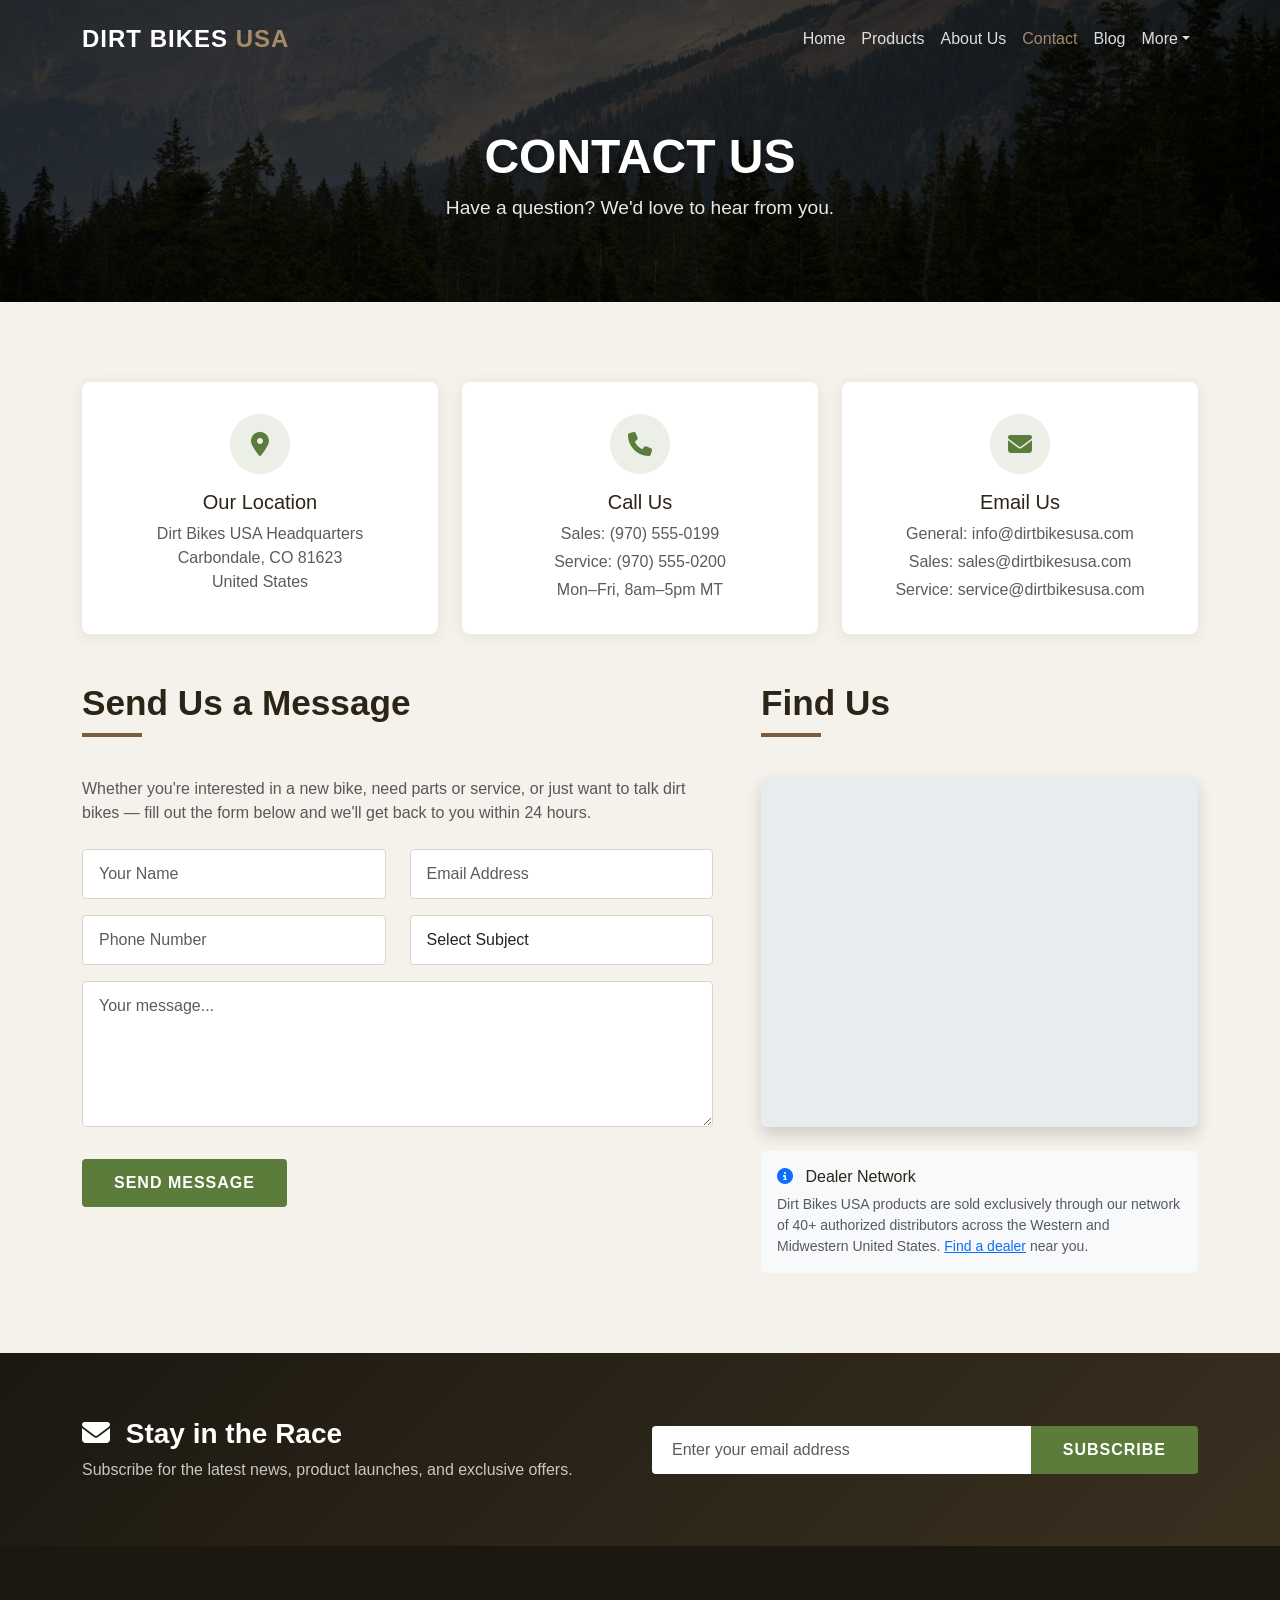
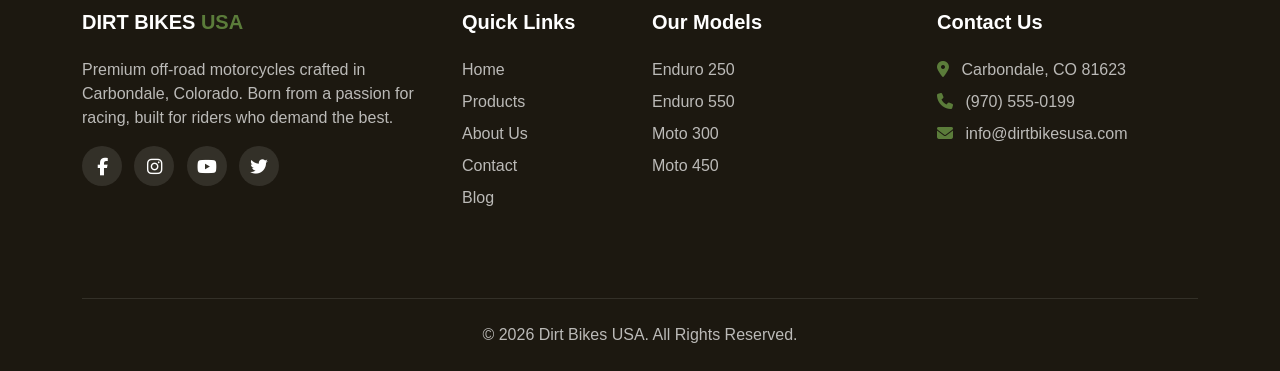
<file: contact.html>
<!DOCTYPE html>
<html lang="en">
<head>
  <meta charset="UTF-8">
  <meta name="viewport" content="width=device-width, initial-scale=1.0">
  <title>Contact Us - Dirt Bikes USA</title>
  <link href="https://cdn.jsdelivr.net/npm/bootstrap@5.3.2/dist/css/bootstrap.min.css" rel="stylesheet">
  <link href="https://cdnjs.cloudflare.com/ajax/libs/font-awesome/6.5.1/css/all.min.css" rel="stylesheet">
  <link href="css/styles.css" rel="stylesheet">
</head>
<body>

  <!-- Navigation -->
  <nav class="navbar navbar-expand-lg navbar-custom fixed-top">
    <div class="container">
      <a class="navbar-brand" href="index.html">DIRT BIKES <span>USA</span></a>
      <button class="navbar-toggler" type="button" data-bs-toggle="collapse" data-bs-target="#navbarNav">
        <span class="navbar-toggler-icon"></span>
      </button>
      <div class="collapse navbar-collapse" id="navbarNav">
        <ul class="navbar-nav ms-auto">
          <li class="nav-item"><a class="nav-link" href="index.html">Home</a></li>
          <li class="nav-item"><a class="nav-link" href="products.html">Products</a></li>
          <li class="nav-item"><a class="nav-link" href="about.html">About Us</a></li>
          <li class="nav-item"><a class="nav-link active" href="contact.html">Contact</a></li>
          <li class="nav-item"><a class="nav-link" href="blog.html">Blog</a></li>
          <li class="nav-item dropdown"><a class="nav-link dropdown-toggle" href="#" role="button" data-bs-toggle="dropdown">More</a><ul class="dropdown-menu dropdown-menu-end" style="background:var(--darker);border:1px solid rgba(255,255,255,0.1);"><li><a class="dropdown-item" href="dealers.html" style="color:rgba(255,255,255,0.85);">Find a Dealer</a></li><li><a class="dropdown-item" href="gallery.html" style="color:rgba(255,255,255,0.85);">Gallery</a></li><li><a class="dropdown-item" href="events.html" style="color:rgba(255,255,255,0.85);">Events</a></li><li><a class="dropdown-item" href="faq.html" style="color:rgba(255,255,255,0.85);">FAQ</a></li></ul></li>
        </ul>
      </div>
    </div>
  </nav>

  <!-- Page Header -->
  <section class="page-header" style="background: linear-gradient(rgba(0,0,0,0.7), rgba(0,0,0,0.7)), url('images/colorado.jpg') center/cover no-repeat;">
    <div class="container">
      <h1>Contact Us</h1>
      <p>Have a question? We'd love to hear from you.</p>
    </div>
  </section>

  <!-- Contact Info Cards -->
  <section class="section-padding">
    <div class="container">
      <div class="row g-4 mb-5">
        <div class="col-md-4">
          <div class="contact-info-card">
            <div class="icon"><i class="fas fa-map-marker-alt"></i></div>
            <h5>Our Location</h5>
            <p class="text-muted mb-0">Dirt Bikes USA Headquarters<br>Carbondale, CO 81623<br>United States</p>
          </div>
        </div>
        <div class="col-md-4">
          <div class="contact-info-card">
            <div class="icon"><i class="fas fa-phone"></i></div>
            <h5>Call Us</h5>
            <p class="text-muted mb-1">Sales: (970) 555-0199</p>
            <p class="text-muted mb-1">Service: (970) 555-0200</p>
            <p class="text-muted mb-0">Mon–Fri, 8am–5pm MT</p>
          </div>
        </div>
        <div class="col-md-4">
          <div class="contact-info-card">
            <div class="icon"><i class="fas fa-envelope"></i></div>
            <h5>Email Us</h5>
            <p class="text-muted mb-1">General: info@dirtbikesusa.com</p>
            <p class="text-muted mb-1">Sales: sales@dirtbikesusa.com</p>
            <p class="text-muted mb-0">Service: service@dirtbikesusa.com</p>
          </div>
        </div>
      </div>

      <!-- Contact Form & Map -->
      <div class="row g-5">
        <div class="col-lg-7">
          <h2 class="section-title">Send Us a Message</h2>
          <p class="text-muted mt-4 mb-4">Whether you're interested in a new bike, need parts or service, or just want to talk dirt bikes — fill out the form below and we'll get back to you within 24 hours.</p>
          <form id="contactForm" class="contact-form" action="mailto:info@dirtbikesusa.com" method="post" enctype="text/plain">
            <div class="row">
              <div class="col-md-6">
                <input type="text" class="form-control" name="name" placeholder="Your Name" required>
              </div>
              <div class="col-md-6">
                <input type="email" class="form-control" name="email" placeholder="Email Address" required>
              </div>
            </div>
            <div class="row">
              <div class="col-md-6">
                <input type="tel" class="form-control" name="phone" placeholder="Phone Number">
              </div>
              <div class="col-md-6">
                <select class="form-control" name="subject">
                  <option value="">Select Subject</option>
                  <option value="sales">Sales Inquiry</option>
                  <option value="service">Service &amp; Warranty</option>
                  <option value="parts">Parts &amp; Accessories</option>
                  <option value="dealer">Dealer Information</option>
                  <option value="general">General Question</option>
                </select>
              </div>
            </div>
            <textarea class="form-control" name="message" rows="5" placeholder="Your message..." required></textarea>
            <button type="submit" class="btn btn-primary-custom mt-3">Send Message</button>
          </form>
        </div>
        <div class="col-lg-5">
          <h2 class="section-title">Find Us</h2>
          <div class="mt-4 rounded overflow-hidden shadow" style="height: 350px; background: #e9ecef;">
            <iframe
              src="https://www.google.com/maps/embed?pb=!1m18!1m12!1m3!1d49384.69484899106!2d-107.24!3d39.40!2m3!1f0!2f0!3f0!3m2!1i1024!2i768!4f13.1!3m3!1m2!1s0x8741571ebb5ec8b1%3A0x943b7a8a0e6889!2sCarbondale%2C%20CO%2081623!5e0!3m2!1sen!2sus!4v1700000000000"
              width="100%" height="350" style="border:0;" allowfullscreen="" loading="lazy">
            </iframe>
          </div>
          <div class="mt-4 p-3 bg-light rounded">
            <h6><i class="fas fa-info-circle text-primary me-2"></i> Dealer Network</h6>
            <p class="text-muted small mb-0">Dirt Bikes USA products are sold exclusively through our network of 40+ authorized distributors across the Western and Midwestern United States. <a href="dealers.html">Find a dealer</a> near you.</p>
          </div>
        </div>
      </div>
    </div>
  </section>

  <!-- Newsletter -->
  <section class="newsletter-section">
    <div class="container">
      <div class="row align-items-center">
        <div class="col-lg-6 mb-3 mb-lg-0">
          <h3><i class="fas fa-envelope me-2"></i> Stay in the Race</h3>
          <p class="mb-0 opacity-75">Subscribe for the latest news, product launches, and exclusive offers.</p>
        </div>
        <div class="col-lg-6">
          <form class="newsletter-form d-flex" action="mailto:info@dirtbikesusa.com" method="post" enctype="text/plain">
            <input type="email" class="form-control" placeholder="Enter your email address" required>
            <button type="submit" class="btn btn-primary-custom" style="border-radius: 0 4px 4px 0;">Subscribe</button>
          </form>
        </div>
      </div>
    </div>
  </section>

  <!-- Footer -->
  <footer class="footer">
    <div class="container">
      <div class="row">
        <div class="col-lg-4 mb-4">
          <h5>DIRT BIKES <span style="color: var(--primary);">USA</span></h5>
          <p>Premium off-road motorcycles crafted in Carbondale, Colorado. Born from a passion for racing, built for riders who demand the best.</p>
          <div class="social-icons">
            <a href="https://www.facebook.com/" target="_blank" rel="noopener" aria-label="Facebook"><i class="fab fa-facebook-f"></i></a>
            <a href="https://www.instagram.com/" target="_blank" rel="noopener" aria-label="Instagram"><i class="fab fa-instagram"></i></a>
            <a href="https://www.youtube.com/" target="_blank" rel="noopener" aria-label="YouTube"><i class="fab fa-youtube"></i></a>
            <a href="https://x.com/" target="_blank" rel="noopener" aria-label="X"><i class="fab fa-twitter"></i></a>
          </div>
        </div>
        <div class="col-lg-2 col-md-4 mb-4">
          <h5>Quick Links</h5>
          <ul class="footer-links">
            <li><a href="index.html">Home</a></li>
            <li><a href="products.html">Products</a></li>
            <li><a href="about.html">About Us</a></li>
            <li><a href="contact.html">Contact</a></li>
            <li><a href="blog.html">Blog</a></li>
          </ul>
        </div>
        <div class="col-lg-3 col-md-4 mb-4">
          <h5>Our Models</h5>
          <ul class="footer-links">
            <li><a href="products.html">Enduro 250</a></li>
            <li><a href="products.html">Enduro 550</a></li>
            <li><a href="products.html">Moto 300</a></li>
            <li><a href="products.html">Moto 450</a></li>
          </ul>
        </div>
        <div class="col-lg-3 col-md-4 mb-4">
          <h5>Contact Us</h5>
          <ul class="footer-links">
            <li><i class="fas fa-map-marker-alt me-2" style="color: var(--primary);"></i> Carbondale, CO 81623</li>
            <li><i class="fas fa-phone me-2" style="color: var(--primary);"></i> (970) 555-0199</li>
            <li><i class="fas fa-envelope me-2" style="color: var(--primary);"></i> info@dirtbikesusa.com</li>
          </ul>
        </div>
      </div>
      <div class="footer-bottom text-center">
        <p class="mb-0">&copy; 2026 Dirt Bikes USA. All Rights Reserved.</p>
      </div>
    </div>
  </footer>

  <script src="https://cdn.jsdelivr.net/npm/bootstrap@5.3.2/dist/js/bootstrap.bundle.min.js"></script>
  <script src="js/main.js"></script>
</body>
</html>
</file>
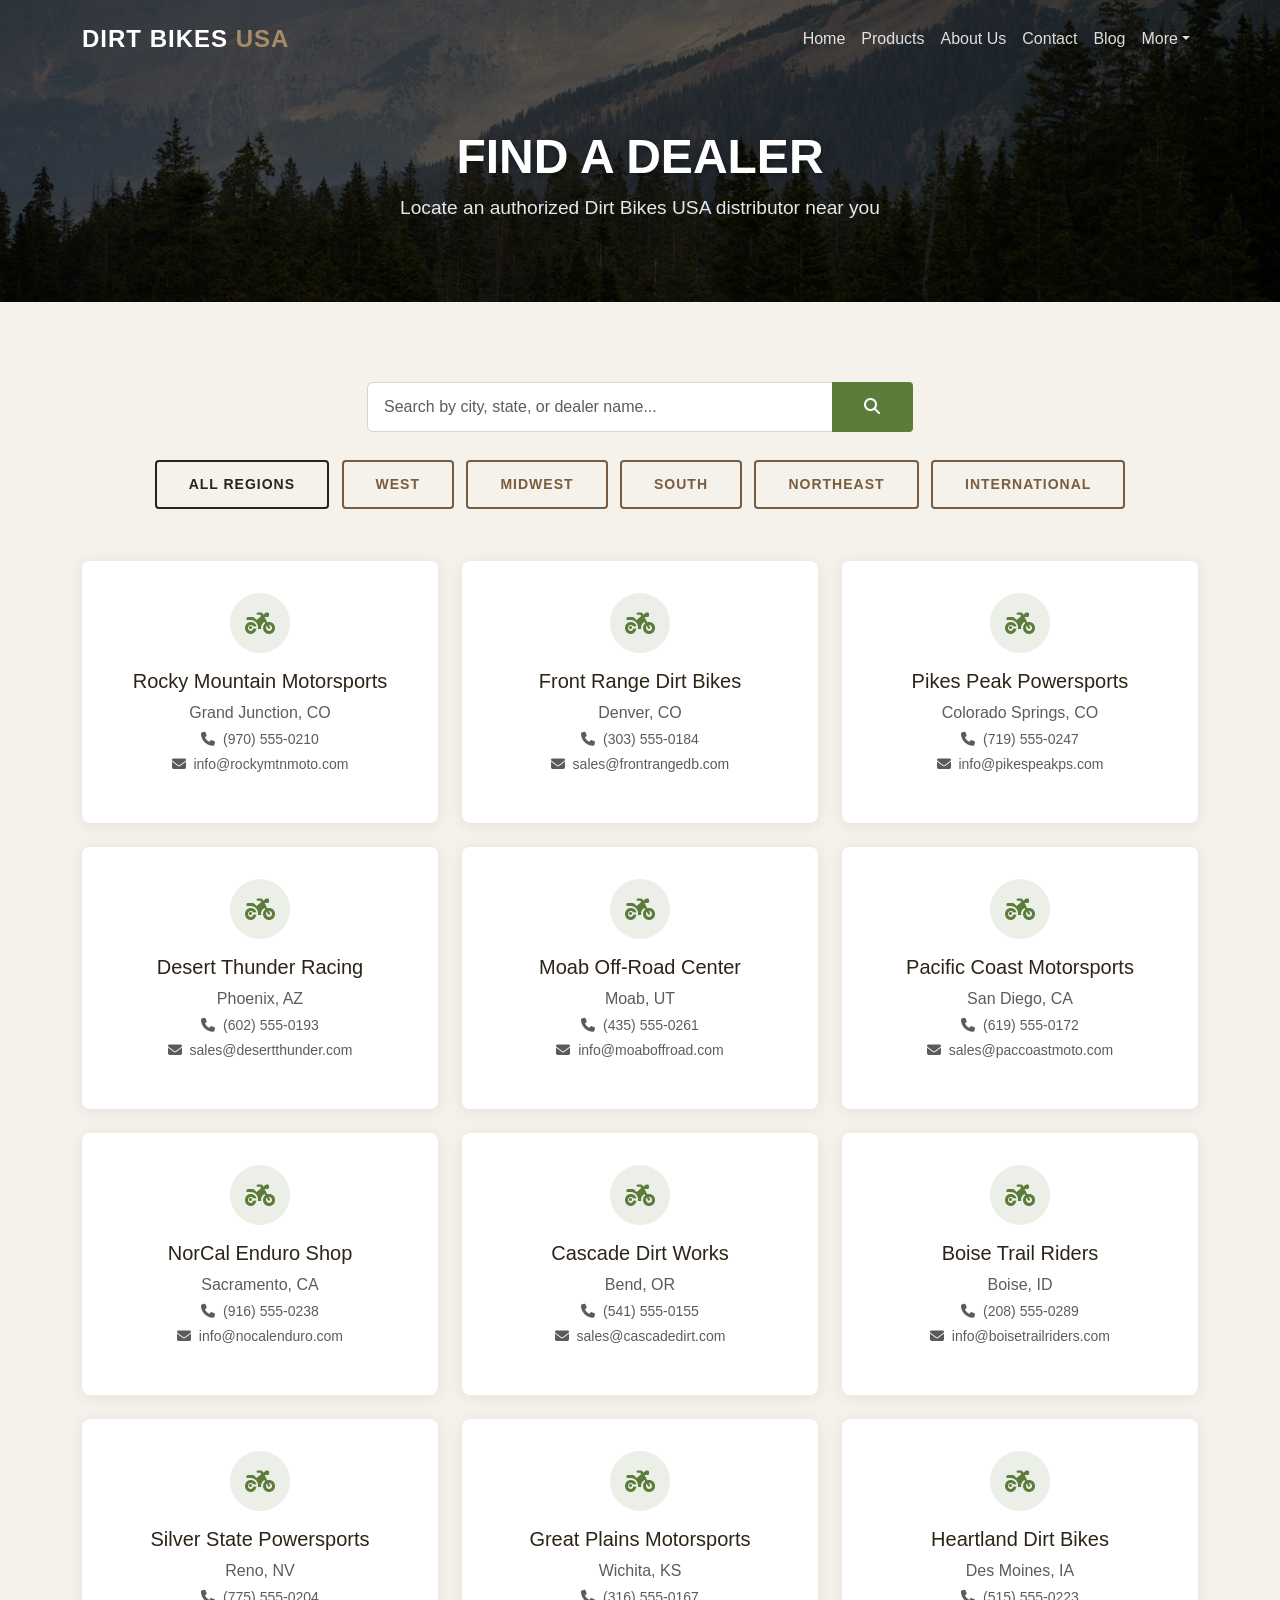
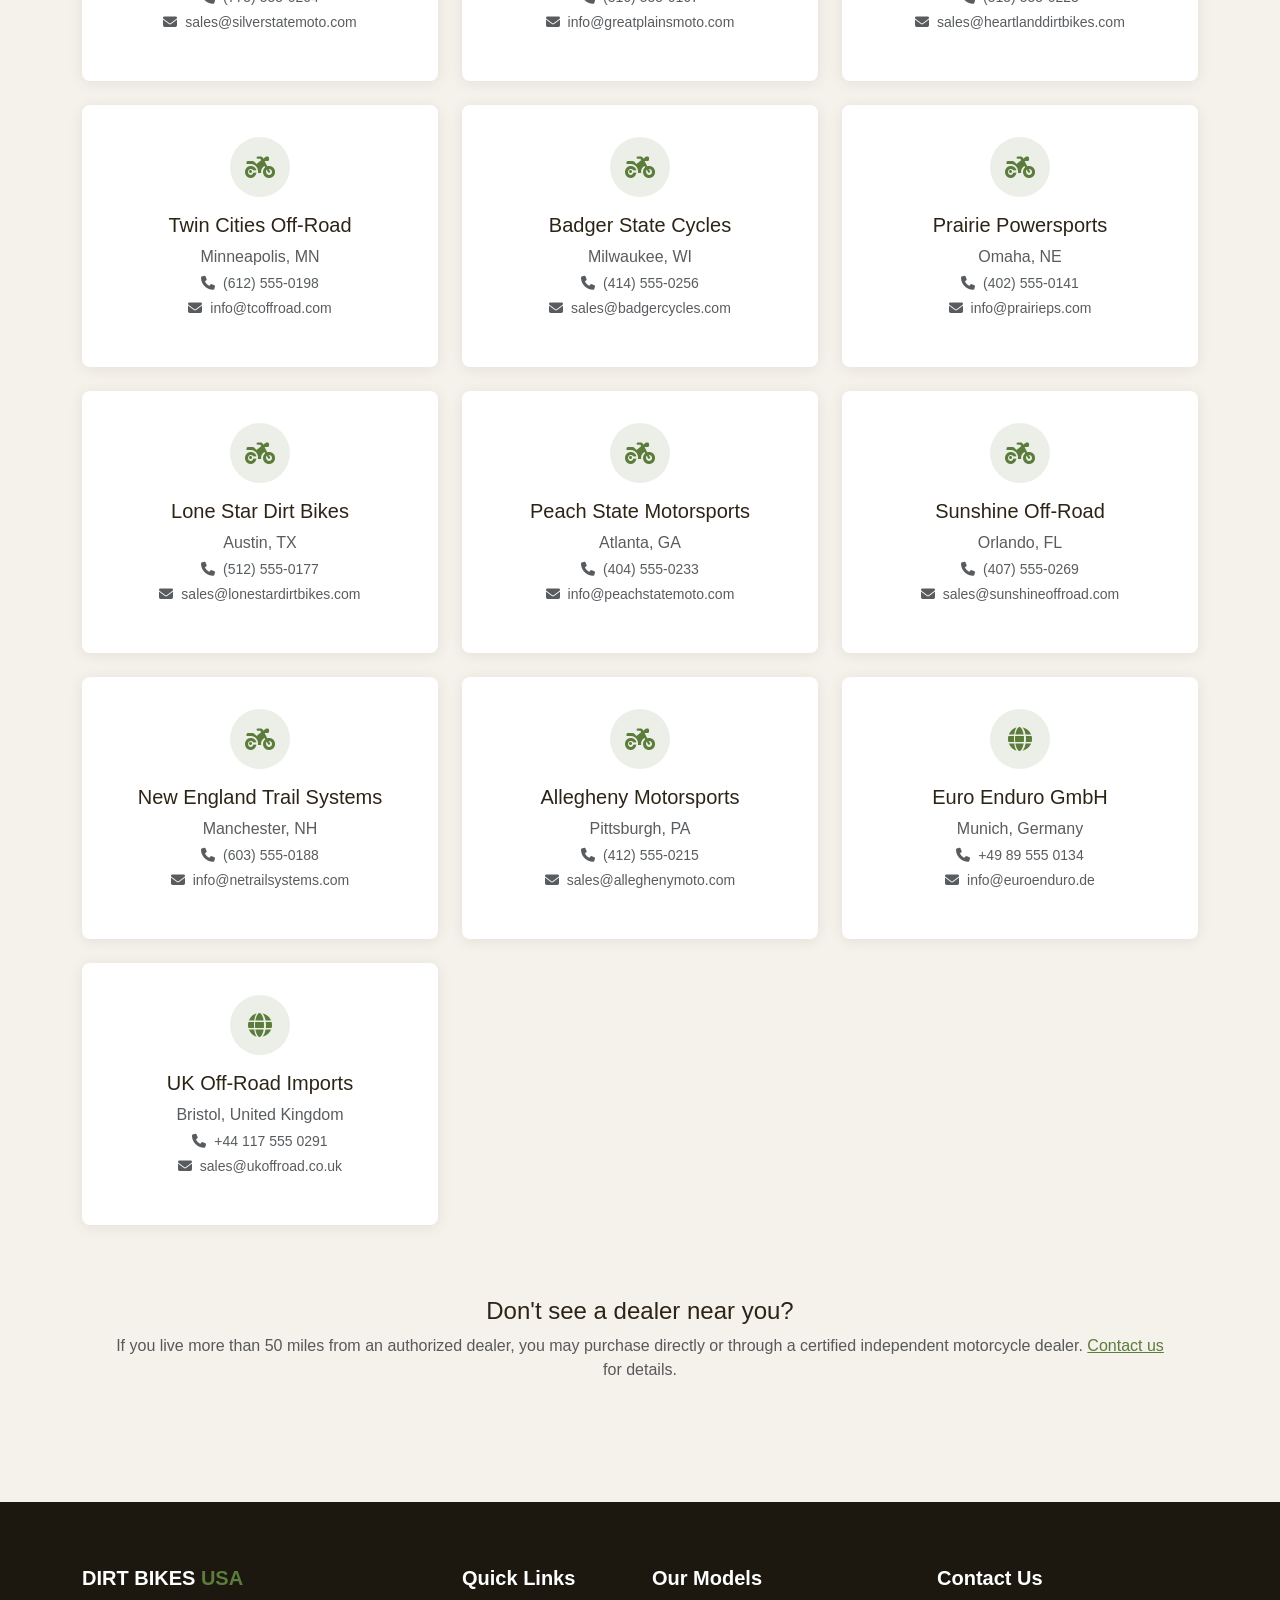
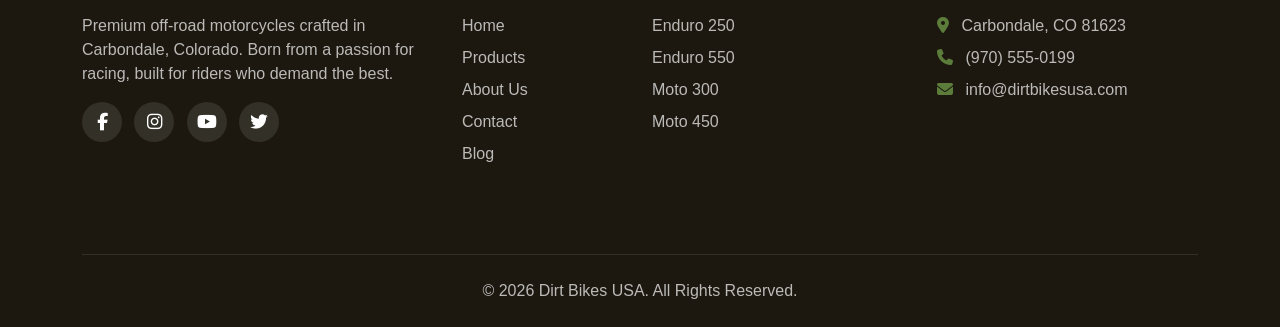
<file: dealers.html>
<!DOCTYPE html>
<html lang="en">
<head>
  <meta charset="UTF-8">
  <meta name="viewport" content="width=device-width, initial-scale=1.0">
  <title>Find a Dealer - Dirt Bikes USA</title>
  <link href="https://cdn.jsdelivr.net/npm/bootstrap@5.3.2/dist/css/bootstrap.min.css" rel="stylesheet">
  <link href="https://cdnjs.cloudflare.com/ajax/libs/font-awesome/6.5.1/css/all.min.css" rel="stylesheet">
  <link href="css/styles.css" rel="stylesheet">
</head>
<body>

  <nav class="navbar navbar-expand-lg navbar-custom fixed-top">
    <div class="container">
      <a class="navbar-brand" href="index.html">DIRT BIKES <span>USA</span></a>
      <button class="navbar-toggler" type="button" data-bs-toggle="collapse" data-bs-target="#navbarNav">
        <span class="navbar-toggler-icon"></span>
      </button>
      <div class="collapse navbar-collapse" id="navbarNav">
        <ul class="navbar-nav ms-auto">
          <li class="nav-item"><a class="nav-link" href="index.html">Home</a></li>
          <li class="nav-item"><a class="nav-link" href="products.html">Products</a></li>
          <li class="nav-item"><a class="nav-link" href="about.html">About Us</a></li>
          <li class="nav-item"><a class="nav-link" href="contact.html">Contact</a></li>
          <li class="nav-item"><a class="nav-link" href="blog.html">Blog</a></li>
          <li class="nav-item dropdown"><a class="nav-link dropdown-toggle" href="#" role="button" data-bs-toggle="dropdown">More</a><ul class="dropdown-menu dropdown-menu-end" style="background:var(--darker);border:1px solid rgba(255,255,255,0.1);"><li><a class="dropdown-item" href="dealers.html" style="color:rgba(255,255,255,0.85);">Find a Dealer</a></li><li><a class="dropdown-item" href="gallery.html" style="color:rgba(255,255,255,0.85);">Gallery</a></li><li><a class="dropdown-item" href="events.html" style="color:rgba(255,255,255,0.85);">Events</a></li><li><a class="dropdown-item" href="faq.html" style="color:rgba(255,255,255,0.85);">FAQ</a></li></ul></li>
        </ul>
      </div>
    </div>
  </nav>

  <section class="page-header" style="background: linear-gradient(rgba(0,0,0,0.6), rgba(0,0,0,0.6)), url('images/colorado.jpg') center/cover no-repeat;">
    <div class="container">
      <h1>Find a Dealer</h1>
      <p>Locate an authorized Dirt Bikes USA distributor near you</p>
    </div>
  </section>

  <section class="section-padding">
    <div class="container">
      <div class="row mb-4">
        <div class="col-lg-6 mx-auto">
          <div class="input-group">
            <input type="text" id="dealerSearch" class="form-control" placeholder="Search by city, state, or dealer name..." style="border-color:#ddd5cb; padding:0.75rem 1rem;">
            <button class="btn btn-primary-custom" onclick="filterDealers()"><i class="fas fa-search"></i></button>
          </div>
        </div>
      </div>

      <div class="row mb-5">
        <div class="col-12 text-center">
          <button class="btn btn-sm btn-outline-brown m-1 region-btn active" onclick="filterRegion('all')">All Regions</button>
          <button class="btn btn-sm btn-outline-brown m-1 region-btn" onclick="filterRegion('west')">West</button>
          <button class="btn btn-sm btn-outline-brown m-1 region-btn" onclick="filterRegion('midwest')">Midwest</button>
          <button class="btn btn-sm btn-outline-brown m-1 region-btn" onclick="filterRegion('south')">South</button>
          <button class="btn btn-sm btn-outline-brown m-1 region-btn" onclick="filterRegion('northeast')">Northeast</button>
          <button class="btn btn-sm btn-outline-brown m-1 region-btn" onclick="filterRegion('international')">International</button>
        </div>
      </div>

      <div class="row g-4" id="dealerList">

        <div class="col-lg-4 col-md-6 dealer-card" data-region="west">
          <div class="contact-info-card"><div class="icon"><i class="fas fa-motorcycle"></i></div>
          <h5>Rocky Mountain Motorsports</h5><p class="text-muted mb-1">Grand Junction, CO</p><p class="small text-muted mb-1"><i class="fas fa-phone me-1"></i> (970) 555-0210</p><p class="small text-muted"><i class="fas fa-envelope me-1"></i> info@rockymtnmoto.com</p></div>
        </div>
        <div class="col-lg-4 col-md-6 dealer-card" data-region="west">
          <div class="contact-info-card"><div class="icon"><i class="fas fa-motorcycle"></i></div>
          <h5>Front Range Dirt Bikes</h5><p class="text-muted mb-1">Denver, CO</p><p class="small text-muted mb-1"><i class="fas fa-phone me-1"></i> (303) 555-0184</p><p class="small text-muted"><i class="fas fa-envelope me-1"></i> sales@frontrangedb.com</p></div>
        </div>
        <div class="col-lg-4 col-md-6 dealer-card" data-region="west">
          <div class="contact-info-card"><div class="icon"><i class="fas fa-motorcycle"></i></div>
          <h5>Pikes Peak Powersports</h5><p class="text-muted mb-1">Colorado Springs, CO</p><p class="small text-muted mb-1"><i class="fas fa-phone me-1"></i> (719) 555-0247</p><p class="small text-muted"><i class="fas fa-envelope me-1"></i> info@pikespeakps.com</p></div>
        </div>
        <div class="col-lg-4 col-md-6 dealer-card" data-region="west">
          <div class="contact-info-card"><div class="icon"><i class="fas fa-motorcycle"></i></div>
          <h5>Desert Thunder Racing</h5><p class="text-muted mb-1">Phoenix, AZ</p><p class="small text-muted mb-1"><i class="fas fa-phone me-1"></i> (602) 555-0193</p><p class="small text-muted"><i class="fas fa-envelope me-1"></i> sales@desertthunder.com</p></div>
        </div>
        <div class="col-lg-4 col-md-6 dealer-card" data-region="west">
          <div class="contact-info-card"><div class="icon"><i class="fas fa-motorcycle"></i></div>
          <h5>Moab Off-Road Center</h5><p class="text-muted mb-1">Moab, UT</p><p class="small text-muted mb-1"><i class="fas fa-phone me-1"></i> (435) 555-0261</p><p class="small text-muted"><i class="fas fa-envelope me-1"></i> info@moaboffroad.com</p></div>
        </div>
        <div class="col-lg-4 col-md-6 dealer-card" data-region="west">
          <div class="contact-info-card"><div class="icon"><i class="fas fa-motorcycle"></i></div>
          <h5>Pacific Coast Motorsports</h5><p class="text-muted mb-1">San Diego, CA</p><p class="small text-muted mb-1"><i class="fas fa-phone me-1"></i> (619) 555-0172</p><p class="small text-muted"><i class="fas fa-envelope me-1"></i> sales@paccoastmoto.com</p></div>
        </div>
        <div class="col-lg-4 col-md-6 dealer-card" data-region="west">
          <div class="contact-info-card"><div class="icon"><i class="fas fa-motorcycle"></i></div>
          <h5>NorCal Enduro Shop</h5><p class="text-muted mb-1">Sacramento, CA</p><p class="small text-muted mb-1"><i class="fas fa-phone me-1"></i> (916) 555-0238</p><p class="small text-muted"><i class="fas fa-envelope me-1"></i> info@nocalenduro.com</p></div>
        </div>
        <div class="col-lg-4 col-md-6 dealer-card" data-region="west">
          <div class="contact-info-card"><div class="icon"><i class="fas fa-motorcycle"></i></div>
          <h5>Cascade Dirt Works</h5><p class="text-muted mb-1">Bend, OR</p><p class="small text-muted mb-1"><i class="fas fa-phone me-1"></i> (541) 555-0155</p><p class="small text-muted"><i class="fas fa-envelope me-1"></i> sales@cascadedirt.com</p></div>
        </div>
        <div class="col-lg-4 col-md-6 dealer-card" data-region="west">
          <div class="contact-info-card"><div class="icon"><i class="fas fa-motorcycle"></i></div>
          <h5>Boise Trail Riders</h5><p class="text-muted mb-1">Boise, ID</p><p class="small text-muted mb-1"><i class="fas fa-phone me-1"></i> (208) 555-0289</p><p class="small text-muted"><i class="fas fa-envelope me-1"></i> info@boisetrailriders.com</p></div>
        </div>
        <div class="col-lg-4 col-md-6 dealer-card" data-region="west">
          <div class="contact-info-card"><div class="icon"><i class="fas fa-motorcycle"></i></div>
          <h5>Silver State Powersports</h5><p class="text-muted mb-1">Reno, NV</p><p class="small text-muted mb-1"><i class="fas fa-phone me-1"></i> (775) 555-0204</p><p class="small text-muted"><i class="fas fa-envelope me-1"></i> sales@silverstatemoto.com</p></div>
        </div>

        <div class="col-lg-4 col-md-6 dealer-card" data-region="midwest">
          <div class="contact-info-card"><div class="icon"><i class="fas fa-motorcycle"></i></div>
          <h5>Great Plains Motorsports</h5><p class="text-muted mb-1">Wichita, KS</p><p class="small text-muted mb-1"><i class="fas fa-phone me-1"></i> (316) 555-0167</p><p class="small text-muted"><i class="fas fa-envelope me-1"></i> info@greatplainsmoto.com</p></div>
        </div>
        <div class="col-lg-4 col-md-6 dealer-card" data-region="midwest">
          <div class="contact-info-card"><div class="icon"><i class="fas fa-motorcycle"></i></div>
          <h5>Heartland Dirt Bikes</h5><p class="text-muted mb-1">Des Moines, IA</p><p class="small text-muted mb-1"><i class="fas fa-phone me-1"></i> (515) 555-0223</p><p class="small text-muted"><i class="fas fa-envelope me-1"></i> sales@heartlanddirtbikes.com</p></div>
        </div>
        <div class="col-lg-4 col-md-6 dealer-card" data-region="midwest">
          <div class="contact-info-card"><div class="icon"><i class="fas fa-motorcycle"></i></div>
          <h5>Twin Cities Off-Road</h5><p class="text-muted mb-1">Minneapolis, MN</p><p class="small text-muted mb-1"><i class="fas fa-phone me-1"></i> (612) 555-0198</p><p class="small text-muted"><i class="fas fa-envelope me-1"></i> info@tcoffroad.com</p></div>
        </div>
        <div class="col-lg-4 col-md-6 dealer-card" data-region="midwest">
          <div class="contact-info-card"><div class="icon"><i class="fas fa-motorcycle"></i></div>
          <h5>Badger State Cycles</h5><p class="text-muted mb-1">Milwaukee, WI</p><p class="small text-muted mb-1"><i class="fas fa-phone me-1"></i> (414) 555-0256</p><p class="small text-muted"><i class="fas fa-envelope me-1"></i> sales@badgercycles.com</p></div>
        </div>
        <div class="col-lg-4 col-md-6 dealer-card" data-region="midwest">
          <div class="contact-info-card"><div class="icon"><i class="fas fa-motorcycle"></i></div>
          <h5>Prairie Powersports</h5><p class="text-muted mb-1">Omaha, NE</p><p class="small text-muted mb-1"><i class="fas fa-phone me-1"></i> (402) 555-0141</p><p class="small text-muted"><i class="fas fa-envelope me-1"></i> info@prairieps.com</p></div>
        </div>

        <div class="col-lg-4 col-md-6 dealer-card" data-region="south">
          <div class="contact-info-card"><div class="icon"><i class="fas fa-motorcycle"></i></div>
          <h5>Lone Star Dirt Bikes</h5><p class="text-muted mb-1">Austin, TX</p><p class="small text-muted mb-1"><i class="fas fa-phone me-1"></i> (512) 555-0177</p><p class="small text-muted"><i class="fas fa-envelope me-1"></i> sales@lonestardirtbikes.com</p></div>
        </div>
        <div class="col-lg-4 col-md-6 dealer-card" data-region="south">
          <div class="contact-info-card"><div class="icon"><i class="fas fa-motorcycle"></i></div>
          <h5>Peach State Motorsports</h5><p class="text-muted mb-1">Atlanta, GA</p><p class="small text-muted mb-1"><i class="fas fa-phone me-1"></i> (404) 555-0233</p><p class="small text-muted"><i class="fas fa-envelope me-1"></i> info@peachstatemoto.com</p></div>
        </div>
        <div class="col-lg-4 col-md-6 dealer-card" data-region="south">
          <div class="contact-info-card"><div class="icon"><i class="fas fa-motorcycle"></i></div>
          <h5>Sunshine Off-Road</h5><p class="text-muted mb-1">Orlando, FL</p><p class="small text-muted mb-1"><i class="fas fa-phone me-1"></i> (407) 555-0269</p><p class="small text-muted"><i class="fas fa-envelope me-1"></i> sales@sunshineoffroad.com</p></div>
        </div>

        <div class="col-lg-4 col-md-6 dealer-card" data-region="northeast">
          <div class="contact-info-card"><div class="icon"><i class="fas fa-motorcycle"></i></div>
          <h5>New England Trail Systems</h5><p class="text-muted mb-1">Manchester, NH</p><p class="small text-muted mb-1"><i class="fas fa-phone me-1"></i> (603) 555-0188</p><p class="small text-muted"><i class="fas fa-envelope me-1"></i> info@netrailsystems.com</p></div>
        </div>
        <div class="col-lg-4 col-md-6 dealer-card" data-region="northeast">
          <div class="contact-info-card"><div class="icon"><i class="fas fa-motorcycle"></i></div>
          <h5>Allegheny Motorsports</h5><p class="text-muted mb-1">Pittsburgh, PA</p><p class="small text-muted mb-1"><i class="fas fa-phone me-1"></i> (412) 555-0215</p><p class="small text-muted"><i class="fas fa-envelope me-1"></i> sales@alleghenymoto.com</p></div>
        </div>

        <div class="col-lg-4 col-md-6 dealer-card" data-region="international">
          <div class="contact-info-card"><div class="icon"><i class="fas fa-globe"></i></div>
          <h5>Euro Enduro GmbH</h5><p class="text-muted mb-1">Munich, Germany</p><p class="small text-muted mb-1"><i class="fas fa-phone me-1"></i> +49 89 555 0134</p><p class="small text-muted"><i class="fas fa-envelope me-1"></i> info@euroenduro.de</p></div>
        </div>
        <div class="col-lg-4 col-md-6 dealer-card" data-region="international">
          <div class="contact-info-card"><div class="icon"><i class="fas fa-globe"></i></div>
          <h5>UK Off-Road Imports</h5><p class="text-muted mb-1">Bristol, United Kingdom</p><p class="small text-muted mb-1"><i class="fas fa-phone me-1"></i> +44 117 555 0291</p><p class="small text-muted"><i class="fas fa-envelope me-1"></i> sales@ukoffroad.co.uk</p></div>
        </div>

      </div>

      <div class="text-center mt-5 p-4 rounded" style="background: var(--light);">
        <h4>Don't see a dealer near you?</h4>
        <p class="text-muted">If you live more than 50 miles from an authorized dealer, you may purchase directly or through a certified independent motorcycle dealer. <a href="contact.html" style="color: var(--primary);">Contact us</a> for details.</p>
      </div>
    </div>
  </section>

  <footer class="footer">
    <div class="container">
      <div class="row">
        <div class="col-lg-4 mb-4">
          <h5>DIRT BIKES <span style="color: var(--primary);">USA</span></h5>
          <p>Premium off-road motorcycles crafted in Carbondale, Colorado. Born from a passion for racing, built for riders who demand the best.</p>
          <div class="social-icons">
            <a href="https://www.facebook.com/" target="_blank" rel="noopener" aria-label="Facebook"><i class="fab fa-facebook-f"></i></a>
            <a href="https://www.instagram.com/" target="_blank" rel="noopener" aria-label="Instagram"><i class="fab fa-instagram"></i></a>
            <a href="https://www.youtube.com/" target="_blank" rel="noopener" aria-label="YouTube"><i class="fab fa-youtube"></i></a>
            <a href="https://x.com/" target="_blank" rel="noopener" aria-label="X"><i class="fab fa-twitter"></i></a>
          </div>
        </div>
        <div class="col-lg-2 col-md-4 mb-4">
          <h5>Quick Links</h5>
          <ul class="footer-links">
            <li><a href="index.html">Home</a></li>
            <li><a href="products.html">Products</a></li>
            <li><a href="about.html">About Us</a></li>
            <li><a href="contact.html">Contact</a></li>
            <li><a href="blog.html">Blog</a></li>
          </ul>
        </div>
        <div class="col-lg-3 col-md-4 mb-4">
          <h5>Our Models</h5>
          <ul class="footer-links">
            <li><a href="products.html">Enduro 250</a></li>
            <li><a href="products.html">Enduro 550</a></li>
            <li><a href="products.html">Moto 300</a></li>
            <li><a href="products.html">Moto 450</a></li>
          </ul>
        </div>
        <div class="col-lg-3 col-md-4 mb-4">
          <h5>Contact Us</h5>
          <ul class="footer-links">
            <li><i class="fas fa-map-marker-alt me-2" style="color: var(--primary);"></i> Carbondale, CO 81623</li>
            <li><i class="fas fa-phone me-2" style="color: var(--primary);"></i> (970) 555-0199</li>
            <li><i class="fas fa-envelope me-2" style="color: var(--primary);"></i> info@dirtbikesusa.com</li>
          </ul>
        </div>
      </div>
      <div class="footer-bottom text-center">
        <p class="mb-0">&copy; 2026 Dirt Bikes USA. All Rights Reserved.</p>
      </div>
    </div>
  </footer>

  <script src="https://cdn.jsdelivr.net/npm/bootstrap@5.3.2/dist/js/bootstrap.bundle.min.js"></script>
  <script src="js/main.js"></script>
  <script>
    function filterDealers() {
      var query = document.getElementById('dealerSearch').value.toLowerCase();
      document.querySelectorAll('.dealer-card').forEach(function(card) {
        card.style.display = card.textContent.toLowerCase().includes(query) ? '' : 'none';
      });
    }
    document.getElementById('dealerSearch').addEventListener('keyup', filterDealers);
    function filterRegion(region) {
      document.querySelectorAll('.region-btn').forEach(function(b) { b.classList.remove('active'); });
      event.target.classList.add('active');
      document.querySelectorAll('.dealer-card').forEach(function(card) {
        card.style.display = (region === 'all' || card.dataset.region === region) ? '' : 'none';
      });
    }
  </script>
</body>
</html>
</file>
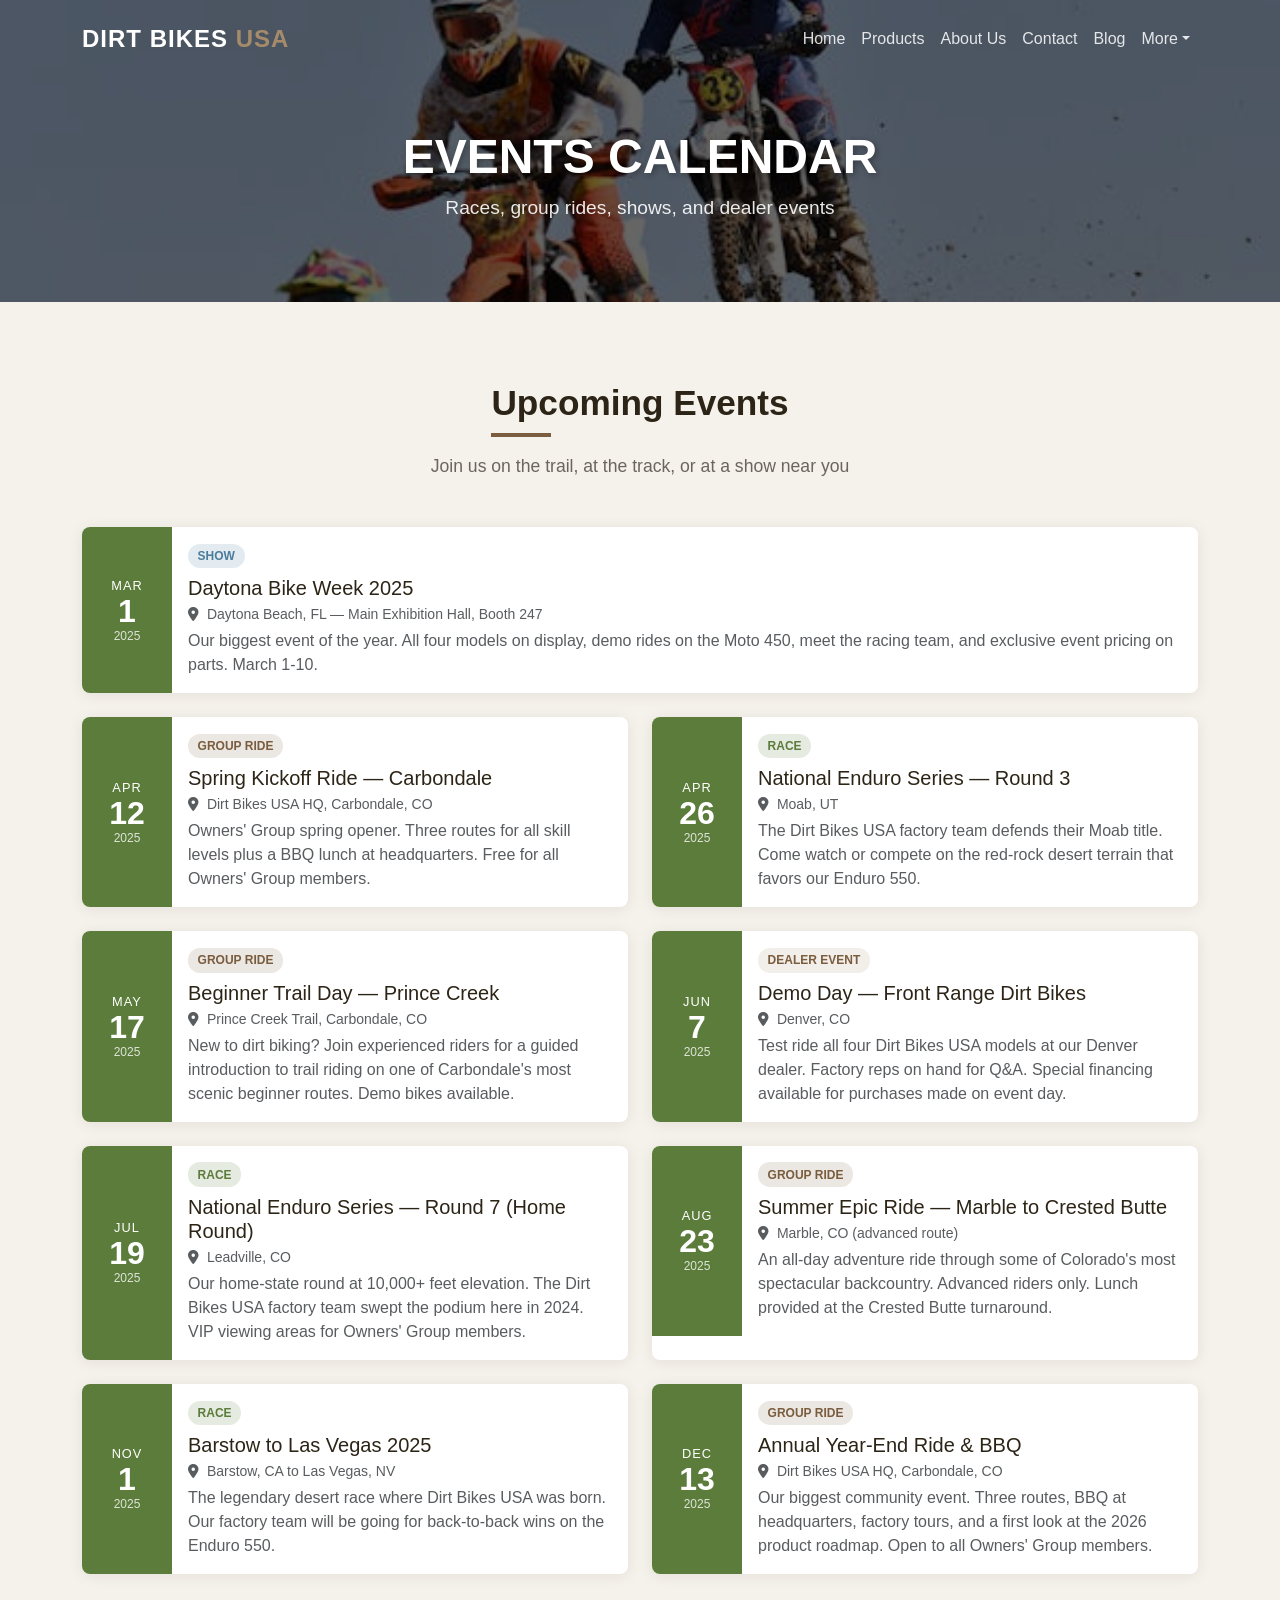
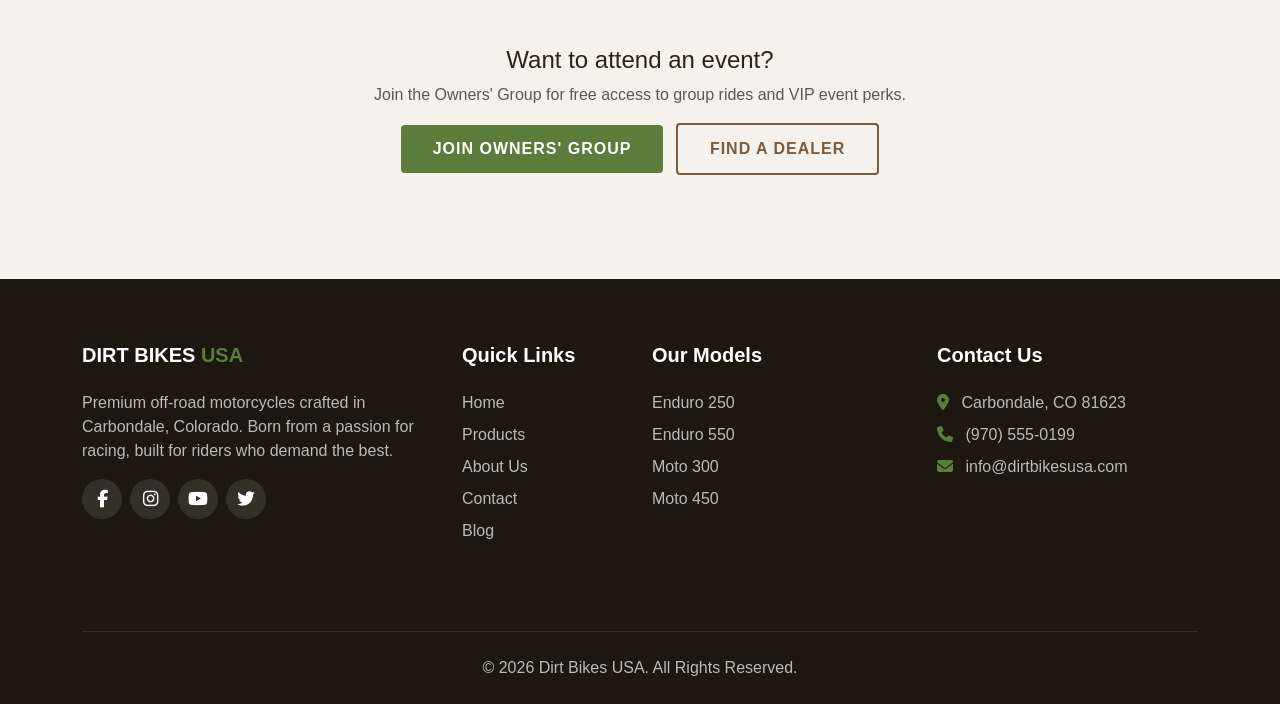
<file: events.html>
<!DOCTYPE html>
<html lang="en">
<head>
  <meta charset="UTF-8">
  <meta name="viewport" content="width=device-width, initial-scale=1.0">
  <title>Events - Dirt Bikes USA</title>
  <link href="https://cdn.jsdelivr.net/npm/bootstrap@5.3.2/dist/css/bootstrap.min.css" rel="stylesheet">
  <link href="https://cdnjs.cloudflare.com/ajax/libs/font-awesome/6.5.1/css/all.min.css" rel="stylesheet">
  <link href="css/styles.css" rel="stylesheet">
  <style>
    .event-card { background: var(--white); border-radius: 8px; box-shadow: 0 2px 15px rgba(44,36,22,0.08); overflow: hidden; height: 100%; transition: transform 0.3s; }
    .event-card:hover { transform: translateY(-5px); }
    .event-date-badge { background: var(--primary); color: #fff; text-align: center; padding: 1rem; min-width: 90px; }
    .event-date-badge .month { font-size: 0.8rem; text-transform: uppercase; letter-spacing: 1px; }
    .event-date-badge .day { font-size: 2rem; font-weight: 800; line-height: 1; }
    .event-date-badge .year { font-size: 0.75rem; opacity: 0.8; }
    .event-type { display: inline-block; padding: 0.2rem 0.6rem; border-radius: 12px; font-size: 0.75rem; font-weight: 600; text-transform: uppercase; }
    .type-race { background: rgba(91,124,58,0.15); color: var(--primary); }
    .type-group { background: rgba(122,92,62,0.15); color: var(--brown); }
    .type-show { background: rgba(74,124,155,0.15); color: var(--sky); }
    .type-dealer { background: rgba(166,139,107,0.15); color: #7A5C3E; }
  </style>
</head>
<body>

  <nav class="navbar navbar-expand-lg navbar-custom fixed-top">
    <div class="container">
      <a class="navbar-brand" href="index.html">DIRT BIKES <span>USA</span></a>
      <button class="navbar-toggler" type="button" data-bs-toggle="collapse" data-bs-target="#navbarNav">
        <span class="navbar-toggler-icon"></span>
      </button>
      <div class="collapse navbar-collapse" id="navbarNav">
        <ul class="navbar-nav ms-auto">
          <li class="nav-item"><a class="nav-link" href="index.html">Home</a></li>
          <li class="nav-item"><a class="nav-link" href="products.html">Products</a></li>
          <li class="nav-item"><a class="nav-link" href="about.html">About Us</a></li>
          <li class="nav-item"><a class="nav-link" href="contact.html">Contact</a></li>
          <li class="nav-item"><a class="nav-link" href="blog.html">Blog</a></li>
          <li class="nav-item dropdown"><a class="nav-link dropdown-toggle" href="#" role="button" data-bs-toggle="dropdown">More</a><ul class="dropdown-menu dropdown-menu-end" style="background:var(--darker);border:1px solid rgba(255,255,255,0.1);"><li><a class="dropdown-item" href="dealers.html" style="color:rgba(255,255,255,0.85);">Find a Dealer</a></li><li><a class="dropdown-item" href="gallery.html" style="color:rgba(255,255,255,0.85);">Gallery</a></li><li><a class="dropdown-item" href="events.html" style="color:rgba(255,255,255,0.85);">Events</a></li><li><a class="dropdown-item" href="faq.html" style="color:rgba(255,255,255,0.85);">FAQ</a></li></ul></li>
        </ul>
      </div>
    </div>
  </nav>

  <section class="page-header" style="background: linear-gradient(rgba(0,0,0,0.6), rgba(0,0,0,0.6)), url('images/blog-race.jpg') center/cover no-repeat;">
    <div class="container">
      <h1>Events Calendar</h1>
      <p>Races, group rides, shows, and dealer events</p>
    </div>
  </section>

  <section class="section-padding">
    <div class="container">
      <div class="text-center mb-5">
        <h2 class="section-title mx-auto">Upcoming Events</h2>
        <p class="section-subtitle">Join us on the trail, at the track, or at a show near you</p>
      </div>

      <div class="row g-4">

        <div class="col-12">
          <div class="event-card">
            <div class="d-flex">
              <div class="event-date-badge d-flex flex-column justify-content-center">
                <div class="month">Mar</div><div class="day">1</div><div class="year">2025</div>
              </div>
              <div class="p-3 flex-grow-1">
                <span class="event-type type-show">Show</span>
                <h5 class="mt-2 mb-1">Daytona Bike Week 2025</h5>
                <p class="text-muted small mb-1"><i class="fas fa-map-marker-alt me-1"></i> Daytona Beach, FL &mdash; Main Exhibition Hall, Booth 247</p>
                <p class="text-muted mb-0">Our biggest event of the year. All four models on display, demo rides on the Moto 450, meet the racing team, and exclusive event pricing on parts. March 1-10.</p>
              </div>
            </div>
          </div>
        </div>

        <div class="col-lg-6">
          <div class="event-card">
            <div class="d-flex">
              <div class="event-date-badge d-flex flex-column justify-content-center">
                <div class="month">Apr</div><div class="day">12</div><div class="year">2025</div>
              </div>
              <div class="p-3 flex-grow-1">
                <span class="event-type type-group">Group Ride</span>
                <h5 class="mt-2 mb-1">Spring Kickoff Ride — Carbondale</h5>
                <p class="text-muted small mb-1"><i class="fas fa-map-marker-alt me-1"></i> Dirt Bikes USA HQ, Carbondale, CO</p>
                <p class="text-muted mb-0">Owners' Group spring opener. Three routes for all skill levels plus a BBQ lunch at headquarters. Free for all Owners' Group members.</p>
              </div>
            </div>
          </div>
        </div>

        <div class="col-lg-6">
          <div class="event-card">
            <div class="d-flex">
              <div class="event-date-badge d-flex flex-column justify-content-center">
                <div class="month">Apr</div><div class="day">26</div><div class="year">2025</div>
              </div>
              <div class="p-3 flex-grow-1">
                <span class="event-type type-race">Race</span>
                <h5 class="mt-2 mb-1">National Enduro Series — Round 3</h5>
                <p class="text-muted small mb-1"><i class="fas fa-map-marker-alt me-1"></i> Moab, UT</p>
                <p class="text-muted mb-0">The Dirt Bikes USA factory team defends their Moab title. Come watch or compete on the red-rock desert terrain that favors our Enduro 550.</p>
              </div>
            </div>
          </div>
        </div>

        <div class="col-lg-6">
          <div class="event-card">
            <div class="d-flex">
              <div class="event-date-badge d-flex flex-column justify-content-center">
                <div class="month">May</div><div class="day">17</div><div class="year">2025</div>
              </div>
              <div class="p-3 flex-grow-1">
                <span class="event-type type-group">Group Ride</span>
                <h5 class="mt-2 mb-1">Beginner Trail Day — Prince Creek</h5>
                <p class="text-muted small mb-1"><i class="fas fa-map-marker-alt me-1"></i> Prince Creek Trail, Carbondale, CO</p>
                <p class="text-muted mb-0">New to dirt biking? Join experienced riders for a guided introduction to trail riding on one of Carbondale's most scenic beginner routes. Demo bikes available.</p>
              </div>
            </div>
          </div>
        </div>

        <div class="col-lg-6">
          <div class="event-card">
            <div class="d-flex">
              <div class="event-date-badge d-flex flex-column justify-content-center">
                <div class="month">Jun</div><div class="day">7</div><div class="year">2025</div>
              </div>
              <div class="p-3 flex-grow-1">
                <span class="event-type type-dealer">Dealer Event</span>
                <h5 class="mt-2 mb-1">Demo Day — Front Range Dirt Bikes</h5>
                <p class="text-muted small mb-1"><i class="fas fa-map-marker-alt me-1"></i> Denver, CO</p>
                <p class="text-muted mb-0">Test ride all four Dirt Bikes USA models at our Denver dealer. Factory reps on hand for Q&A. Special financing available for purchases made on event day.</p>
              </div>
            </div>
          </div>
        </div>

        <div class="col-lg-6">
          <div class="event-card">
            <div class="d-flex">
              <div class="event-date-badge d-flex flex-column justify-content-center">
                <div class="month">Jul</div><div class="day">19</div><div class="year">2025</div>
              </div>
              <div class="p-3 flex-grow-1">
                <span class="event-type type-race">Race</span>
                <h5 class="mt-2 mb-1">National Enduro Series — Round 7 (Home Round)</h5>
                <p class="text-muted small mb-1"><i class="fas fa-map-marker-alt me-1"></i> Leadville, CO</p>
                <p class="text-muted mb-0">Our home-state round at 10,000+ feet elevation. The Dirt Bikes USA factory team swept the podium here in 2024. VIP viewing areas for Owners' Group members.</p>
              </div>
            </div>
          </div>
        </div>

        <div class="col-lg-6">
          <div class="event-card">
            <div class="d-flex">
              <div class="event-date-badge d-flex flex-column justify-content-center">
                <div class="month">Aug</div><div class="day">23</div><div class="year">2025</div>
              </div>
              <div class="p-3 flex-grow-1">
                <span class="event-type type-group">Group Ride</span>
                <h5 class="mt-2 mb-1">Summer Epic Ride — Marble to Crested Butte</h5>
                <p class="text-muted small mb-1"><i class="fas fa-map-marker-alt me-1"></i> Marble, CO (advanced route)</p>
                <p class="text-muted mb-0">An all-day adventure ride through some of Colorado's most spectacular backcountry. Advanced riders only. Lunch provided at the Crested Butte turnaround.</p>
              </div>
            </div>
          </div>
        </div>

        <div class="col-lg-6">
          <div class="event-card">
            <div class="d-flex">
              <div class="event-date-badge d-flex flex-column justify-content-center">
                <div class="month">Nov</div><div class="day">1</div><div class="year">2025</div>
              </div>
              <div class="p-3 flex-grow-1">
                <span class="event-type type-race">Race</span>
                <h5 class="mt-2 mb-1">Barstow to Las Vegas 2025</h5>
                <p class="text-muted small mb-1"><i class="fas fa-map-marker-alt me-1"></i> Barstow, CA to Las Vegas, NV</p>
                <p class="text-muted mb-0">The legendary desert race where Dirt Bikes USA was born. Our factory team will be going for back-to-back wins on the Enduro 550.</p>
              </div>
            </div>
          </div>
        </div>

        <div class="col-lg-6">
          <div class="event-card">
            <div class="d-flex">
              <div class="event-date-badge d-flex flex-column justify-content-center">
                <div class="month">Dec</div><div class="day">13</div><div class="year">2025</div>
              </div>
              <div class="p-3 flex-grow-1">
                <span class="event-type type-group">Group Ride</span>
                <h5 class="mt-2 mb-1">Annual Year-End Ride &amp; BBQ</h5>
                <p class="text-muted small mb-1"><i class="fas fa-map-marker-alt me-1"></i> Dirt Bikes USA HQ, Carbondale, CO</p>
                <p class="text-muted mb-0">Our biggest community event. Three routes, BBQ at headquarters, factory tours, and a first look at the 2026 product roadmap. Open to all Owners' Group members.</p>
              </div>
            </div>
          </div>
        </div>

      </div>

      <div class="text-center mt-5 p-4 rounded" style="background: var(--light);">
        <h4>Want to attend an event?</h4>
        <p class="text-muted mb-3">Join the Owners' Group for free access to group rides and VIP event perks.</p>
        <a href="contact.html" class="btn btn-primary-custom me-2">Join Owners' Group</a>
        <a href="dealers.html" class="btn btn-outline-brown">Find a Dealer</a>
      </div>
    </div>
  </section>

  <footer class="footer">
    <div class="container">
      <div class="row">
        <div class="col-lg-4 mb-4">
          <h5>DIRT BIKES <span style="color: var(--primary);">USA</span></h5>
          <p>Premium off-road motorcycles crafted in Carbondale, Colorado. Born from a passion for racing, built for riders who demand the best.</p>
          <div class="social-icons"><a href="https://www.facebook.com/" target="_blank" rel="noopener" aria-label="Facebook"><i class="fab fa-facebook-f"></i></a><a href="https://www.instagram.com/" target="_blank" rel="noopener" aria-label="Instagram"><i class="fab fa-instagram"></i></a><a href="https://www.youtube.com/" target="_blank" rel="noopener" aria-label="YouTube"><i class="fab fa-youtube"></i></a><a href="https://x.com/" target="_blank" rel="noopener" aria-label="X"><i class="fab fa-twitter"></i></a></div>
        </div>
        <div class="col-lg-2 col-md-4 mb-4">
          <h5>Quick Links</h5>
          <ul class="footer-links"><li><a href="index.html">Home</a></li><li><a href="products.html">Products</a></li><li><a href="about.html">About Us</a></li><li><a href="contact.html">Contact</a></li><li><a href="blog.html">Blog</a></li></ul>
        </div>
        <div class="col-lg-3 col-md-4 mb-4">
          <h5>Our Models</h5>
          <ul class="footer-links"><li><a href="products.html">Enduro 250</a></li><li><a href="products.html">Enduro 550</a></li><li><a href="products.html">Moto 300</a></li><li><a href="products.html">Moto 450</a></li></ul>
        </div>
        <div class="col-lg-3 col-md-4 mb-4">
          <h5>Contact Us</h5>
          <ul class="footer-links"><li><i class="fas fa-map-marker-alt me-2" style="color: var(--primary);"></i> Carbondale, CO 81623</li><li><i class="fas fa-phone me-2" style="color: var(--primary);"></i> (970) 555-0199</li><li><i class="fas fa-envelope me-2" style="color: var(--primary);"></i> info@dirtbikesusa.com</li></ul>
        </div>
      </div>
      <div class="footer-bottom text-center"><p class="mb-0">&copy; 2026 Dirt Bikes USA. All Rights Reserved.</p></div>
    </div>
  </footer>

  <script src="https://cdn.jsdelivr.net/npm/bootstrap@5.3.2/dist/js/bootstrap.bundle.min.js"></script>
  <script src="js/main.js"></script>
</body>
</html>
</file>
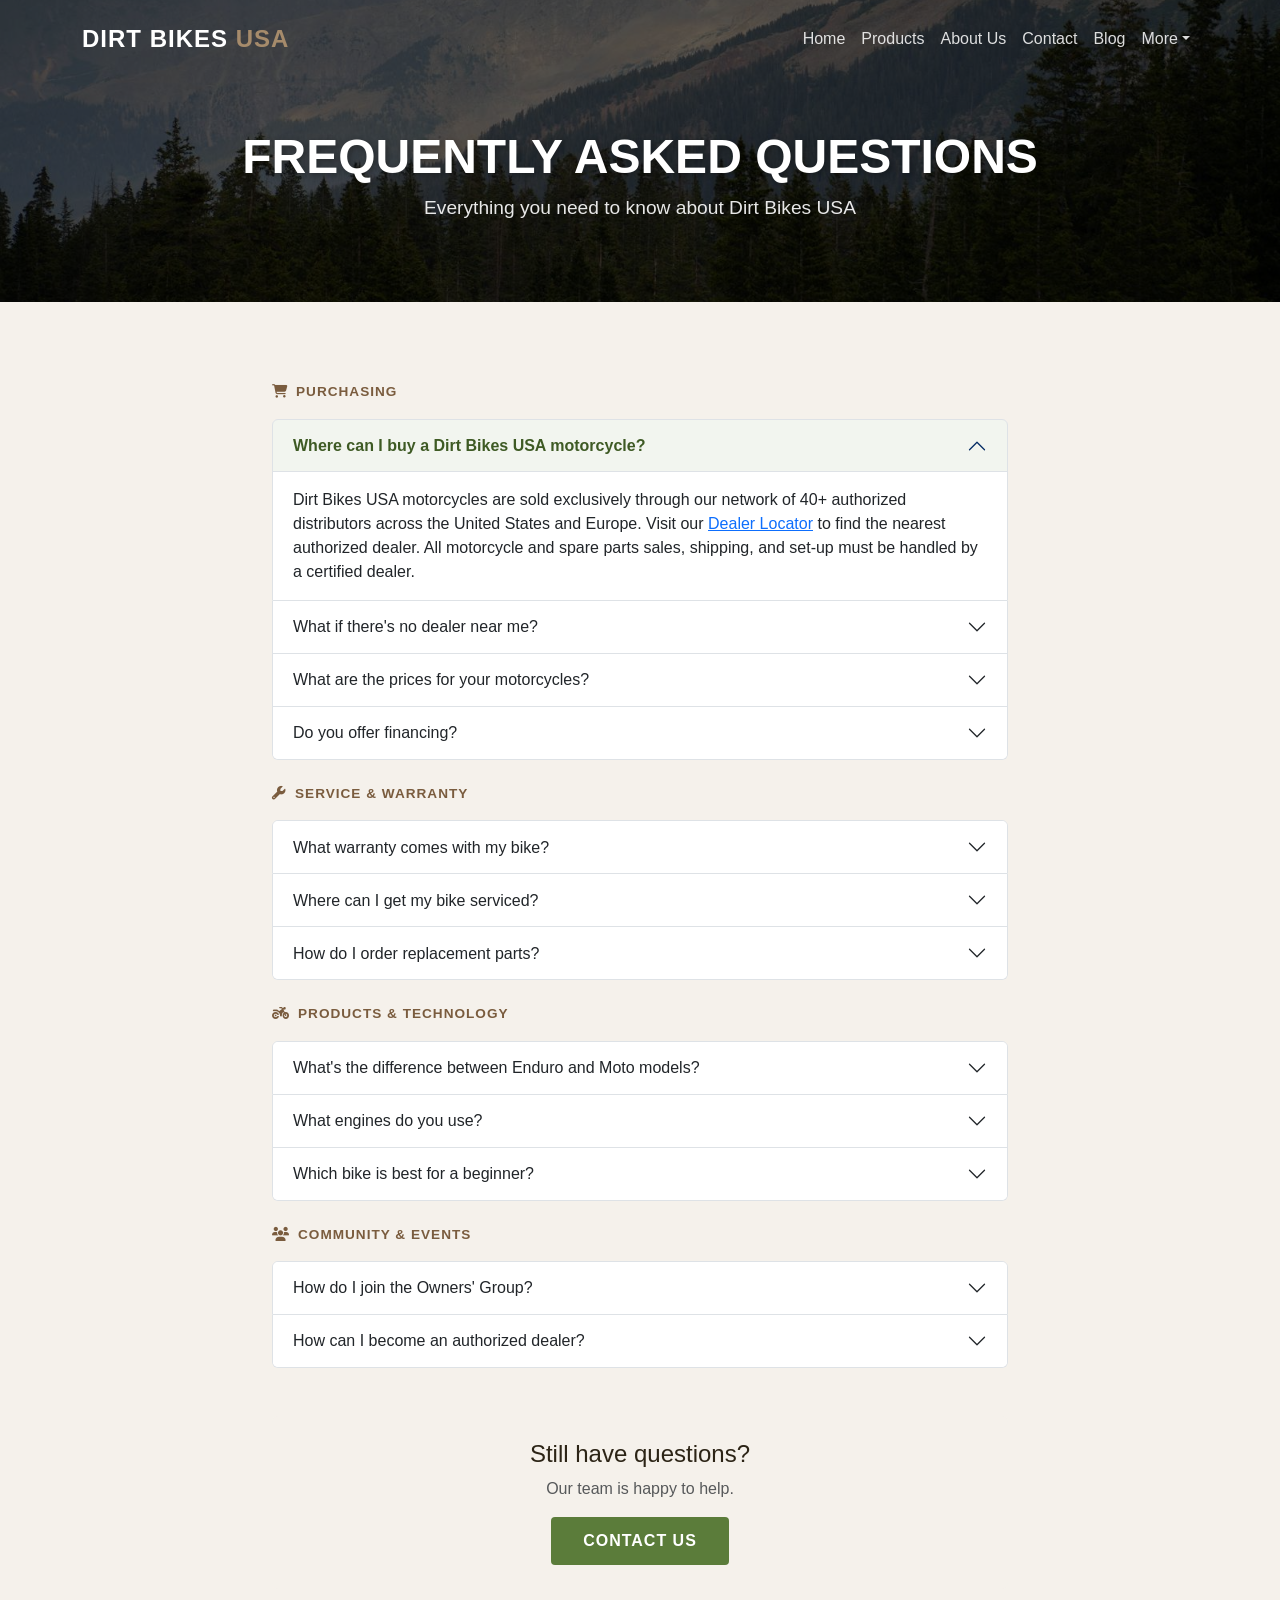
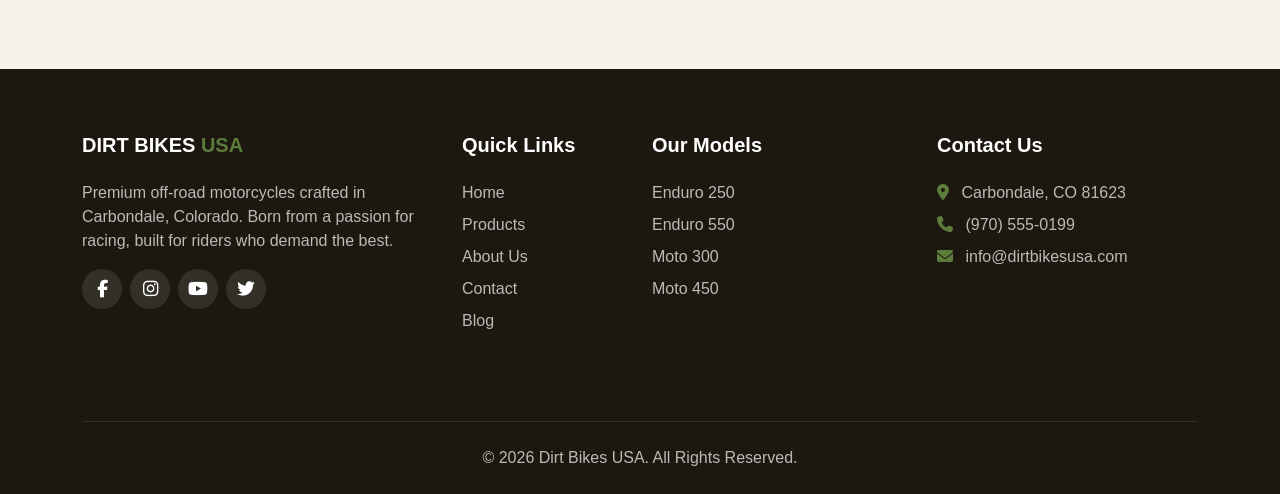
<file: faq.html>
<!DOCTYPE html>
<html lang="en">
<head>
  <meta charset="UTF-8">
  <meta name="viewport" content="width=device-width, initial-scale=1.0">
  <title>FAQ - Dirt Bikes USA</title>
  <link href="https://cdn.jsdelivr.net/npm/bootstrap@5.3.2/dist/css/bootstrap.min.css" rel="stylesheet">
  <link href="https://cdnjs.cloudflare.com/ajax/libs/font-awesome/6.5.1/css/all.min.css" rel="stylesheet">
  <link href="css/styles.css" rel="stylesheet">
  <style>
    .accordion-button:not(.collapsed) { background-color: rgba(91,124,58,0.08); color: var(--primary-dark); font-weight: 600; }
    .accordion-button:focus { box-shadow: 0 0 0 0.2rem rgba(91,124,58,0.15); }
    .accordion-button::after { filter: none; }
    .faq-category { color: var(--brown); font-weight: 700; text-transform: uppercase; letter-spacing: 1px; font-size: 0.85rem; margin-bottom: 1rem; }
  </style>
</head>
<body>

  <nav class="navbar navbar-expand-lg navbar-custom fixed-top">
    <div class="container">
      <a class="navbar-brand" href="index.html">DIRT BIKES <span>USA</span></a>
      <button class="navbar-toggler" type="button" data-bs-toggle="collapse" data-bs-target="#navbarNav">
        <span class="navbar-toggler-icon"></span>
      </button>
      <div class="collapse navbar-collapse" id="navbarNav">
        <ul class="navbar-nav ms-auto">
          <li class="nav-item"><a class="nav-link" href="index.html">Home</a></li>
          <li class="nav-item"><a class="nav-link" href="products.html">Products</a></li>
          <li class="nav-item"><a class="nav-link" href="about.html">About Us</a></li>
          <li class="nav-item"><a class="nav-link" href="contact.html">Contact</a></li>
          <li class="nav-item"><a class="nav-link" href="blog.html">Blog</a></li>
          <li class="nav-item dropdown"><a class="nav-link dropdown-toggle" href="#" role="button" data-bs-toggle="dropdown">More</a><ul class="dropdown-menu dropdown-menu-end" style="background:var(--darker);border:1px solid rgba(255,255,255,0.1);"><li><a class="dropdown-item" href="dealers.html" style="color:rgba(255,255,255,0.85);">Find a Dealer</a></li><li><a class="dropdown-item" href="gallery.html" style="color:rgba(255,255,255,0.85);">Gallery</a></li><li><a class="dropdown-item" href="events.html" style="color:rgba(255,255,255,0.85);">Events</a></li><li><a class="dropdown-item" href="faq.html" style="color:rgba(255,255,255,0.85);">FAQ</a></li></ul></li>
        </ul>
      </div>
    </div>
  </nav>

  <section class="page-header" style="background: linear-gradient(rgba(0,0,0,0.6), rgba(0,0,0,0.6)), url('images/colorado.jpg') center/cover no-repeat;">
    <div class="container">
      <h1>Frequently Asked Questions</h1>
      <p>Everything you need to know about Dirt Bikes USA</p>
    </div>
  </section>

  <section class="section-padding">
    <div class="container">
      <div class="row justify-content-center">
        <div class="col-lg-8">

          <p class="faq-category"><i class="fas fa-shopping-cart me-2"></i>Purchasing</p>
          <div class="accordion mb-4" id="faqPurchasing">
            <div class="accordion-item">
              <h2 class="accordion-header"><button class="accordion-button" type="button" data-bs-toggle="collapse" data-bs-target="#p1">Where can I buy a Dirt Bikes USA motorcycle?</button></h2>
              <div id="p1" class="accordion-collapse collapse show" data-bs-parent="#faqPurchasing">
                <div class="accordion-body">Dirt Bikes USA motorcycles are sold exclusively through our network of 40+ authorized distributors across the United States and Europe. Visit our <a href="dealers.html">Dealer Locator</a> to find the nearest authorized dealer. All motorcycle and spare parts sales, shipping, and set-up must be handled by a certified dealer.</div>
              </div>
            </div>
            <div class="accordion-item">
              <h2 class="accordion-header"><button class="accordion-button collapsed" type="button" data-bs-toggle="collapse" data-bs-target="#p2">What if there's no dealer near me?</button></h2>
              <div id="p2" class="accordion-collapse collapse" data-bs-parent="#faqPurchasing">
                <div class="accordion-body">If you live more than 50 miles from the nearest authorized Dirt Bikes USA dealer, you can purchase a motorcycle or parts through a certified independent motorcycle dealer. Retail customers can also purchase spare parts directly from Dirt Bikes USA by verifying their distance from the nearest authorized dealer. <a href="contact.html">Contact us</a> for assistance.</div>
              </div>
            </div>
            <div class="accordion-item">
              <h2 class="accordion-header"><button class="accordion-button collapsed" type="button" data-bs-toggle="collapse" data-bs-target="#p3">What are the prices for your motorcycles?</button></h2>
              <div id="p3" class="accordion-collapse collapse" data-bs-parent="#faqPurchasing">
                <div class="accordion-body">Our current retail prices are: Enduro 250 at $6,250, Enduro 550 at $8,800, Moto 300 at $7,295, and Moto 450 at $9,395. Visit our <a href="products.html">Products page</a> for full specifications and details on each model.</div>
              </div>
            </div>
            <div class="accordion-item">
              <h2 class="accordion-header"><button class="accordion-button collapsed" type="button" data-bs-toggle="collapse" data-bs-target="#p4">Do you offer financing?</button></h2>
              <div id="p4" class="accordion-collapse collapse" data-bs-parent="#faqPurchasing">
                <div class="accordion-body">Financing options are available through our authorized dealer network. Each dealer works with their own lending partners to offer competitive rates. Contact your nearest dealer for specific financing terms and current promotions.</div>
              </div>
            </div>
          </div>

          <p class="faq-category"><i class="fas fa-wrench me-2"></i>Service &amp; Warranty</p>
          <div class="accordion mb-4" id="faqService">
            <div class="accordion-item">
              <h2 class="accordion-header"><button class="accordion-button collapsed" type="button" data-bs-toggle="collapse" data-bs-target="#s1">What warranty comes with my bike?</button></h2>
              <div id="s1" class="accordion-collapse collapse" data-bs-parent="#faqService">
                <div class="accordion-body">Every new Dirt Bikes USA motorcycle comes with a comprehensive manufacturer's warranty covering defects in materials and workmanship. Warranty service must be performed by an authorized Dirt Bikes dealer. Our 10-person service department at headquarters in Carbondale supports all warranty claims and works closely with dealers to resolve issues quickly.</div>
              </div>
            </div>
            <div class="accordion-item">
              <h2 class="accordion-header"><button class="accordion-button collapsed" type="button" data-bs-toggle="collapse" data-bs-target="#s2">Where can I get my bike serviced?</button></h2>
              <div id="s2" class="accordion-collapse collapse" data-bs-parent="#faqService">
                <div class="accordion-body">All service and warranty repairs must be handled by an authorized Dirt Bikes USA dealer. Our dealers have factory-trained technicians familiar with our Rotax engines, Brembo/Nissin brake systems, and proprietary frame designs. Find your nearest service location on our <a href="dealers.html">Dealer Locator</a> page.</div>
              </div>
            </div>
            <div class="accordion-item">
              <h2 class="accordion-header"><button class="accordion-button collapsed" type="button" data-bs-toggle="collapse" data-bs-target="#s3">How do I order replacement parts?</button></h2>
              <div id="s3" class="accordion-collapse collapse" data-bs-parent="#faqService">
                <div class="accordion-body">Replacement parts are available through any authorized Dirt Bikes USA dealer. Our 4-person parts department maintains inventory of all components including Rotax engine parts, Brembo and Nissin brake components, Dunlop tires, exhaust systems, and more. Most common parts ship within 1-2 business days. If you live more than 50 miles from a dealer, you may order parts directly — contact our service team for details.</div>
              </div>
            </div>
          </div>

          <p class="faq-category"><i class="fas fa-motorcycle me-2"></i>Products &amp; Technology</p>
          <div class="accordion mb-4" id="faqProducts">
            <div class="accordion-item">
              <h2 class="accordion-header"><button class="accordion-button collapsed" type="button" data-bs-toggle="collapse" data-bs-target="#t1">What's the difference between Enduro and Moto models?</button></h2>
              <div id="t1" class="accordion-collapse collapse" data-bs-parent="#faqProducts">
                <div class="accordion-body">Our Enduro models (250 and 550) are designed for cross-country endurance racing and trail riding. They feature longer suspension travel, larger fuel tanks, and softer power delivery for all-day comfort. Our Moto models (300 and 450) are purpose-built for motocross — enclosed dirt course racing with jumps, berms, and tight corners. They have sharper throttle response, firmer suspension, and lighter weight for explosive acceleration.</div>
              </div>
            </div>
            <div class="accordion-item">
              <h2 class="accordion-header"><button class="accordion-button collapsed" type="button" data-bs-toggle="collapse" data-bs-target="#t2">What engines do you use?</button></h2>
              <div id="t2" class="accordion-collapse collapse" data-bs-parent="#faqProducts">
                <div class="accordion-body">All Dirt Bikes USA motorcycles are powered by Rotax engines from Austria. Rotax has over 100 years of powertrain engineering experience. Our engines feature liquid cooling, and both kick and electric starters across all models. Engine sizes range from 250cc to 550cc depending on the model.</div>
              </div>
            </div>
            <div class="accordion-item">
              <h2 class="accordion-header"><button class="accordion-button collapsed" type="button" data-bs-toggle="collapse" data-bs-target="#t3">Which bike is best for a beginner?</button></h2>
              <div id="t3" class="accordion-collapse collapse" data-bs-parent="#faqProducts">
                <div class="accordion-body">We recommend the Enduro 250 for most beginners. It's our lightest model with forgiving power delivery, making it easy to control while you build confidence. It has plenty of capability for trails and even entry-level competition. Check out our <a href="blog/trail-riding-tips.html">Trail Riding Tips for Beginners</a> blog post for more guidance.</div>
              </div>
            </div>
          </div>

          <p class="faq-category"><i class="fas fa-users me-2"></i>Community &amp; Events</p>
          <div class="accordion mb-4" id="faqCommunity">
            <div class="accordion-item">
              <h2 class="accordion-header"><button class="accordion-button collapsed" type="button" data-bs-toggle="collapse" data-bs-target="#c1">How do I join the Owners' Group?</button></h2>
              <div id="c1" class="accordion-collapse collapse" data-bs-parent="#faqCommunity">
                <div class="accordion-body">The Dirt Bikes USA Owners' Group is free for all Dirt Bikes USA motorcycle owners. Members get invitations to group rides, exclusive product previews, parts discounts, and a quarterly newsletter. Sign up through the <a href="contact.html">contact form</a> or ask your authorized dealer to register you.</div>
              </div>
            </div>
            <div class="accordion-item">
              <h2 class="accordion-header"><button class="accordion-button collapsed" type="button" data-bs-toggle="collapse" data-bs-target="#c2">How can I become an authorized dealer?</button></h2>
              <div id="c2" class="accordion-collapse collapse" data-bs-parent="#faqCommunity">
                <div class="accordion-body">We're always looking to expand our dealer network, particularly in the Southeast and Northeast regions. If you're a motorcycle dealer interested in carrying Dirt Bikes USA, <a href="contact.html">contact our sales team</a> to request a dealer information packet and begin the application process.</div>
              </div>
            </div>
          </div>

          <div class="text-center mt-5 p-4 rounded" style="background: var(--light);">
            <h4>Still have questions?</h4>
            <p class="text-muted mb-3">Our team is happy to help.</p>
            <a href="contact.html" class="btn btn-primary-custom">Contact Us</a>
          </div>

        </div>
      </div>
    </div>
  </section>

  <footer class="footer">
    <div class="container">
      <div class="row">
        <div class="col-lg-4 mb-4">
          <h5>DIRT BIKES <span style="color: var(--primary);">USA</span></h5>
          <p>Premium off-road motorcycles crafted in Carbondale, Colorado. Born from a passion for racing, built for riders who demand the best.</p>
          <div class="social-icons"><a href="https://www.facebook.com/" target="_blank" rel="noopener" aria-label="Facebook"><i class="fab fa-facebook-f"></i></a><a href="https://www.instagram.com/" target="_blank" rel="noopener" aria-label="Instagram"><i class="fab fa-instagram"></i></a><a href="https://www.youtube.com/" target="_blank" rel="noopener" aria-label="YouTube"><i class="fab fa-youtube"></i></a><a href="https://x.com/" target="_blank" rel="noopener" aria-label="X"><i class="fab fa-twitter"></i></a></div>
        </div>
        <div class="col-lg-2 col-md-4 mb-4">
          <h5>Quick Links</h5>
          <ul class="footer-links"><li><a href="index.html">Home</a></li><li><a href="products.html">Products</a></li><li><a href="about.html">About Us</a></li><li><a href="contact.html">Contact</a></li><li><a href="blog.html">Blog</a></li></ul>
        </div>
        <div class="col-lg-3 col-md-4 mb-4">
          <h5>Our Models</h5>
          <ul class="footer-links"><li><a href="products.html">Enduro 250</a></li><li><a href="products.html">Enduro 550</a></li><li><a href="products.html">Moto 300</a></li><li><a href="products.html">Moto 450</a></li></ul>
        </div>
        <div class="col-lg-3 col-md-4 mb-4">
          <h5>Contact Us</h5>
          <ul class="footer-links"><li><i class="fas fa-map-marker-alt me-2" style="color: var(--primary);"></i> Carbondale, CO 81623</li><li><i class="fas fa-phone me-2" style="color: var(--primary);"></i> (970) 555-0199</li><li><i class="fas fa-envelope me-2" style="color: var(--primary);"></i> info@dirtbikesusa.com</li></ul>
        </div>
      </div>
      <div class="footer-bottom text-center"><p class="mb-0">&copy; 2026 Dirt Bikes USA. All Rights Reserved.</p></div>
    </div>
  </footer>

  <script src="https://cdn.jsdelivr.net/npm/bootstrap@5.3.2/dist/js/bootstrap.bundle.min.js"></script>
  <script src="js/main.js"></script>
</body>
</html>
</file>
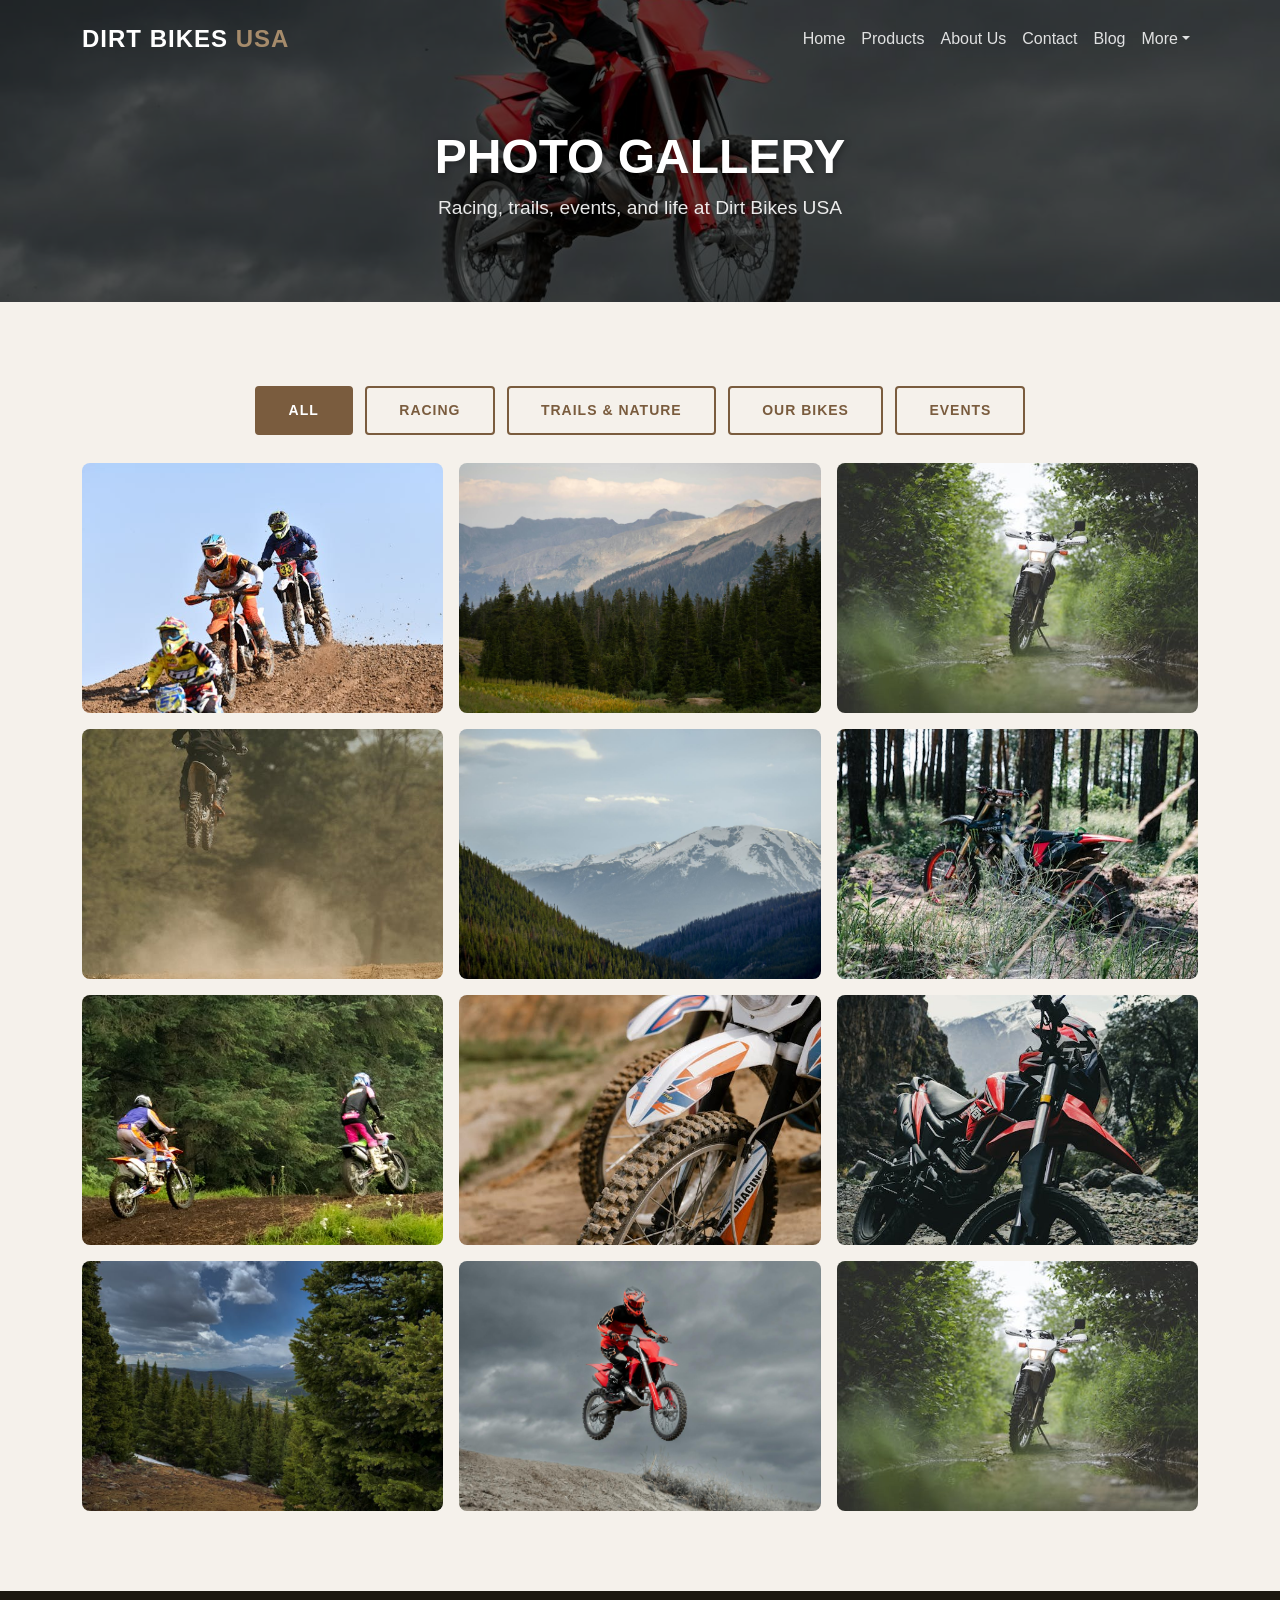
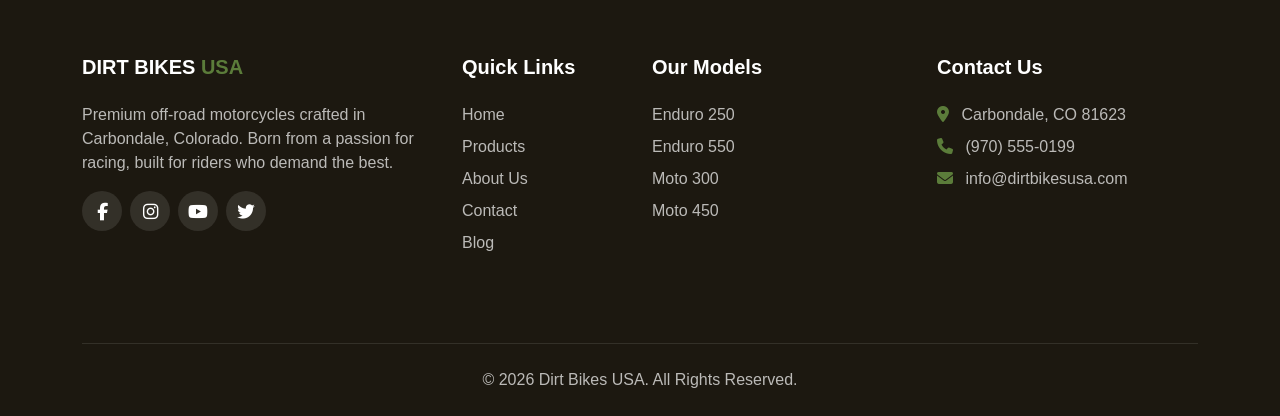
<file: gallery.html>
<!DOCTYPE html>
<html lang="en">
<head>
  <meta charset="UTF-8">
  <meta name="viewport" content="width=device-width, initial-scale=1.0">
  <title>Gallery - Dirt Bikes USA</title>
  <link href="https://cdn.jsdelivr.net/npm/bootstrap@5.3.2/dist/css/bootstrap.min.css" rel="stylesheet">
  <link href="https://cdnjs.cloudflare.com/ajax/libs/font-awesome/6.5.1/css/all.min.css" rel="stylesheet">
  <link href="css/styles.css" rel="stylesheet">
  <style>
    .gallery-item { position: relative; overflow: hidden; border-radius: 8px; cursor: pointer; }
    .gallery-item img { width: 100%; height: 250px; object-fit: cover; transition: transform 0.4s; }
    .gallery-item:hover img { transform: scale(1.08); }
    .gallery-item .overlay { position: absolute; bottom: 0; left: 0; right: 0; background: linear-gradient(transparent, rgba(0,0,0,0.7)); padding: 1.5rem 1rem 1rem; color: #fff; transform: translateY(100%); transition: transform 0.3s; }
    .gallery-item:hover .overlay { transform: translateY(0); }
    .gallery-filter .btn.active { background-color: var(--brown); color: #fff; border-color: var(--brown); }
  </style>
</head>
<body>

  <nav class="navbar navbar-expand-lg navbar-custom fixed-top">
    <div class="container">
      <a class="navbar-brand" href="index.html">DIRT BIKES <span>USA</span></a>
      <button class="navbar-toggler" type="button" data-bs-toggle="collapse" data-bs-target="#navbarNav">
        <span class="navbar-toggler-icon"></span>
      </button>
      <div class="collapse navbar-collapse" id="navbarNav">
        <ul class="navbar-nav ms-auto">
          <li class="nav-item"><a class="nav-link" href="index.html">Home</a></li>
          <li class="nav-item"><a class="nav-link" href="products.html">Products</a></li>
          <li class="nav-item"><a class="nav-link" href="about.html">About Us</a></li>
          <li class="nav-item"><a class="nav-link" href="contact.html">Contact</a></li>
          <li class="nav-item"><a class="nav-link" href="blog.html">Blog</a></li>
          <li class="nav-item dropdown"><a class="nav-link dropdown-toggle" href="#" role="button" data-bs-toggle="dropdown">More</a><ul class="dropdown-menu dropdown-menu-end" style="background:var(--darker);border:1px solid rgba(255,255,255,0.1);"><li><a class="dropdown-item" href="dealers.html" style="color:rgba(255,255,255,0.85);">Find a Dealer</a></li><li><a class="dropdown-item" href="gallery.html" style="color:rgba(255,255,255,0.85);">Gallery</a></li><li><a class="dropdown-item" href="events.html" style="color:rgba(255,255,255,0.85);">Events</a></li><li><a class="dropdown-item" href="faq.html" style="color:rgba(255,255,255,0.85);">FAQ</a></li></ul></li>
        </ul>
      </div>
    </div>
  </nav>

  <section class="page-header" style="background: linear-gradient(rgba(0,0,0,0.6), rgba(0,0,0,0.6)), url('images/hero.jpg') center/cover no-repeat;">
    <div class="container">
      <h1>Photo Gallery</h1>
      <p>Racing, trails, events, and life at Dirt Bikes USA</p>
    </div>
  </section>

  <section class="section-padding">
    <div class="container">
      <div class="text-center mb-4 gallery-filter">
        <button class="btn btn-sm btn-outline-brown m-1 active" onclick="filterGallery('all', this)">All</button>
        <button class="btn btn-sm btn-outline-brown m-1" onclick="filterGallery('racing', this)">Racing</button>
        <button class="btn btn-sm btn-outline-brown m-1" onclick="filterGallery('trails', this)">Trails &amp; Nature</button>
        <button class="btn btn-sm btn-outline-brown m-1" onclick="filterGallery('products', this)">Our Bikes</button>
        <button class="btn btn-sm btn-outline-brown m-1" onclick="filterGallery('events', this)">Events</button>
      </div>

      <div class="row g-3" id="galleryGrid">
        <div class="col-lg-4 col-md-6 gallery-card" data-cat="racing">
          <div class="gallery-item"><img src="images/blog-race.jpg" alt="Enduro Racing"><div class="overlay"><strong>National Enduro Series</strong><br><small>Round 7 — Leadville, CO</small></div></div>
        </div>
        <div class="col-lg-4 col-md-6 gallery-card" data-cat="trails">
          <div class="gallery-item"><img src="images/colorado.jpg" alt="Colorado Mountains"><div class="overlay"><strong>San Juan Mountains</strong><br><small>Autumn riding season</small></div></div>
        </div>
        <div class="col-lg-4 col-md-6 gallery-card" data-cat="products">
          <div class="gallery-item"><img src="images/enduro250.jpg" alt="Enduro 250"><div class="overlay"><strong>Enduro 250</strong><br><small>Trail-ready lightweight racer</small></div></div>
        </div>
        <div class="col-lg-4 col-md-6 gallery-card" data-cat="racing">
          <div class="gallery-item"><img src="images/blog-jump.jpg" alt="Motocross Jump"><div class="overlay"><strong>Motocross Competition</strong><br><small>Moto 450 getting air</small></div></div>
        </div>
        <div class="col-lg-4 col-md-6 gallery-card" data-cat="trails">
          <div class="gallery-item"><img src="images/page-header.jpg" alt="Mountain Trail"><div class="overlay"><strong>Rocky Mountain Trails</strong><br><small>Near Carbondale, CO</small></div></div>
        </div>
        <div class="col-lg-4 col-md-6 gallery-card" data-cat="products">
          <div class="gallery-item"><img src="images/enduro550.jpg" alt="Enduro 550"><div class="overlay"><strong>Enduro 550</strong><br><small>Forest-ready endurance machine</small></div></div>
        </div>
        <div class="col-lg-4 col-md-6 gallery-card" data-cat="events">
          <div class="gallery-item"><img src="images/blog-forest.jpg" alt="Forest Riding Event"><div class="overlay"><strong>Owners' Group Ride</strong><br><small>Annual year-end event</small></div></div>
        </div>
        <div class="col-lg-4 col-md-6 gallery-card" data-cat="products">
          <div class="gallery-item"><img src="images/moto300.jpg" alt="Moto 300"><div class="overlay"><strong>Moto 300</strong><br><small>Track-ready motocross</small></div></div>
        </div>
        <div class="col-lg-4 col-md-6 gallery-card" data-cat="products">
          <div class="gallery-item"><img src="images/moto450.jpg" alt="Moto 450"><div class="overlay"><strong>Moto 450</strong><br><small>Mountain power display</small></div></div>
        </div>
        <div class="col-lg-4 col-md-6 gallery-card" data-cat="trails">
          <div class="gallery-item"><img src="images/about.jpg" alt="Breckenridge"><div class="overlay"><strong>Breckenridge, Colorado</strong><br><small>Summer riding destination</small></div></div>
        </div>
        <div class="col-lg-4 col-md-6 gallery-card" data-cat="racing">
          <div class="gallery-item"><img src="images/hero.jpg" alt="Racing Action"><div class="overlay"><strong>Barstow to Las Vegas</strong><br><small>Where the legend began</small></div></div>
        </div>
        <div class="col-lg-4 col-md-6 gallery-card" data-cat="events">
          <div class="gallery-item"><img src="images/enduro250.jpg" alt="Daytona Bike Week"><div class="overlay"><strong>Daytona Bike Week</strong><br><small>2024 booth showcase</small></div></div>
        </div>
      </div>
    </div>
  </section>

  <footer class="footer">
    <div class="container">
      <div class="row">
        <div class="col-lg-4 mb-4">
          <h5>DIRT BIKES <span style="color: var(--primary);">USA</span></h5>
          <p>Premium off-road motorcycles crafted in Carbondale, Colorado. Born from a passion for racing, built for riders who demand the best.</p>
          <div class="social-icons"><a href="https://www.facebook.com/" target="_blank" rel="noopener" aria-label="Facebook"><i class="fab fa-facebook-f"></i></a><a href="https://www.instagram.com/" target="_blank" rel="noopener" aria-label="Instagram"><i class="fab fa-instagram"></i></a><a href="https://www.youtube.com/" target="_blank" rel="noopener" aria-label="YouTube"><i class="fab fa-youtube"></i></a><a href="https://x.com/" target="_blank" rel="noopener" aria-label="X"><i class="fab fa-twitter"></i></a></div>
        </div>
        <div class="col-lg-2 col-md-4 mb-4">
          <h5>Quick Links</h5>
          <ul class="footer-links"><li><a href="index.html">Home</a></li><li><a href="products.html">Products</a></li><li><a href="about.html">About Us</a></li><li><a href="contact.html">Contact</a></li><li><a href="blog.html">Blog</a></li></ul>
        </div>
        <div class="col-lg-3 col-md-4 mb-4">
          <h5>Our Models</h5>
          <ul class="footer-links"><li><a href="products.html">Enduro 250</a></li><li><a href="products.html">Enduro 550</a></li><li><a href="products.html">Moto 300</a></li><li><a href="products.html">Moto 450</a></li></ul>
        </div>
        <div class="col-lg-3 col-md-4 mb-4">
          <h5>Contact Us</h5>
          <ul class="footer-links"><li><i class="fas fa-map-marker-alt me-2" style="color: var(--primary);"></i> Carbondale, CO 81623</li><li><i class="fas fa-phone me-2" style="color: var(--primary);"></i> (970) 555-0199</li><li><i class="fas fa-envelope me-2" style="color: var(--primary);"></i> info@dirtbikesusa.com</li></ul>
        </div>
      </div>
      <div class="footer-bottom text-center"><p class="mb-0">&copy; 2026 Dirt Bikes USA. All Rights Reserved.</p></div>
    </div>
  </footer>

  <script src="https://cdn.jsdelivr.net/npm/bootstrap@5.3.2/dist/js/bootstrap.bundle.min.js"></script>
  <script src="js/main.js"></script>
  <script>
    function filterGallery(cat, btn) {
      document.querySelectorAll('.gallery-filter .btn').forEach(function(b) { b.classList.remove('active'); });
      btn.classList.add('active');
      document.querySelectorAll('.gallery-card').forEach(function(card) {
        card.style.display = (cat === 'all' || card.dataset.cat === cat) ? '' : 'none';
      });
    }
  </script>
</body>
</html>
</file>
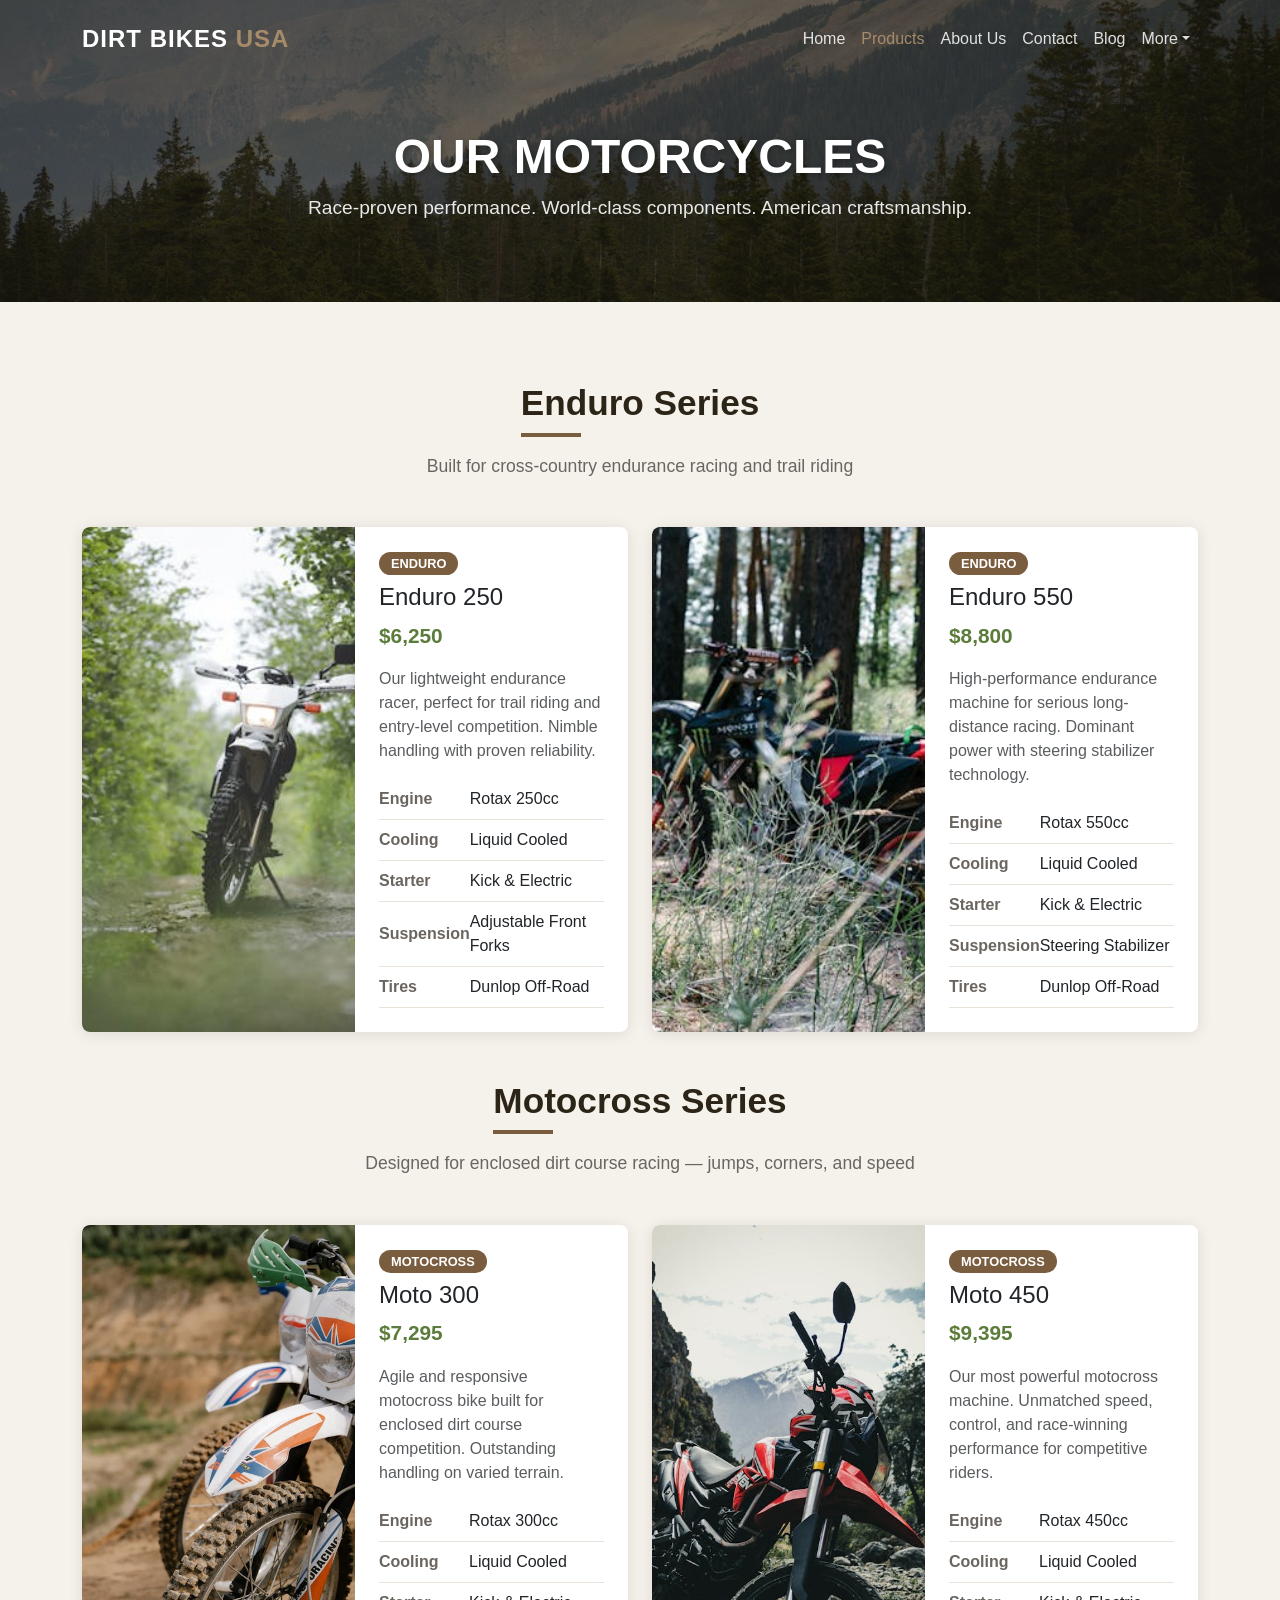
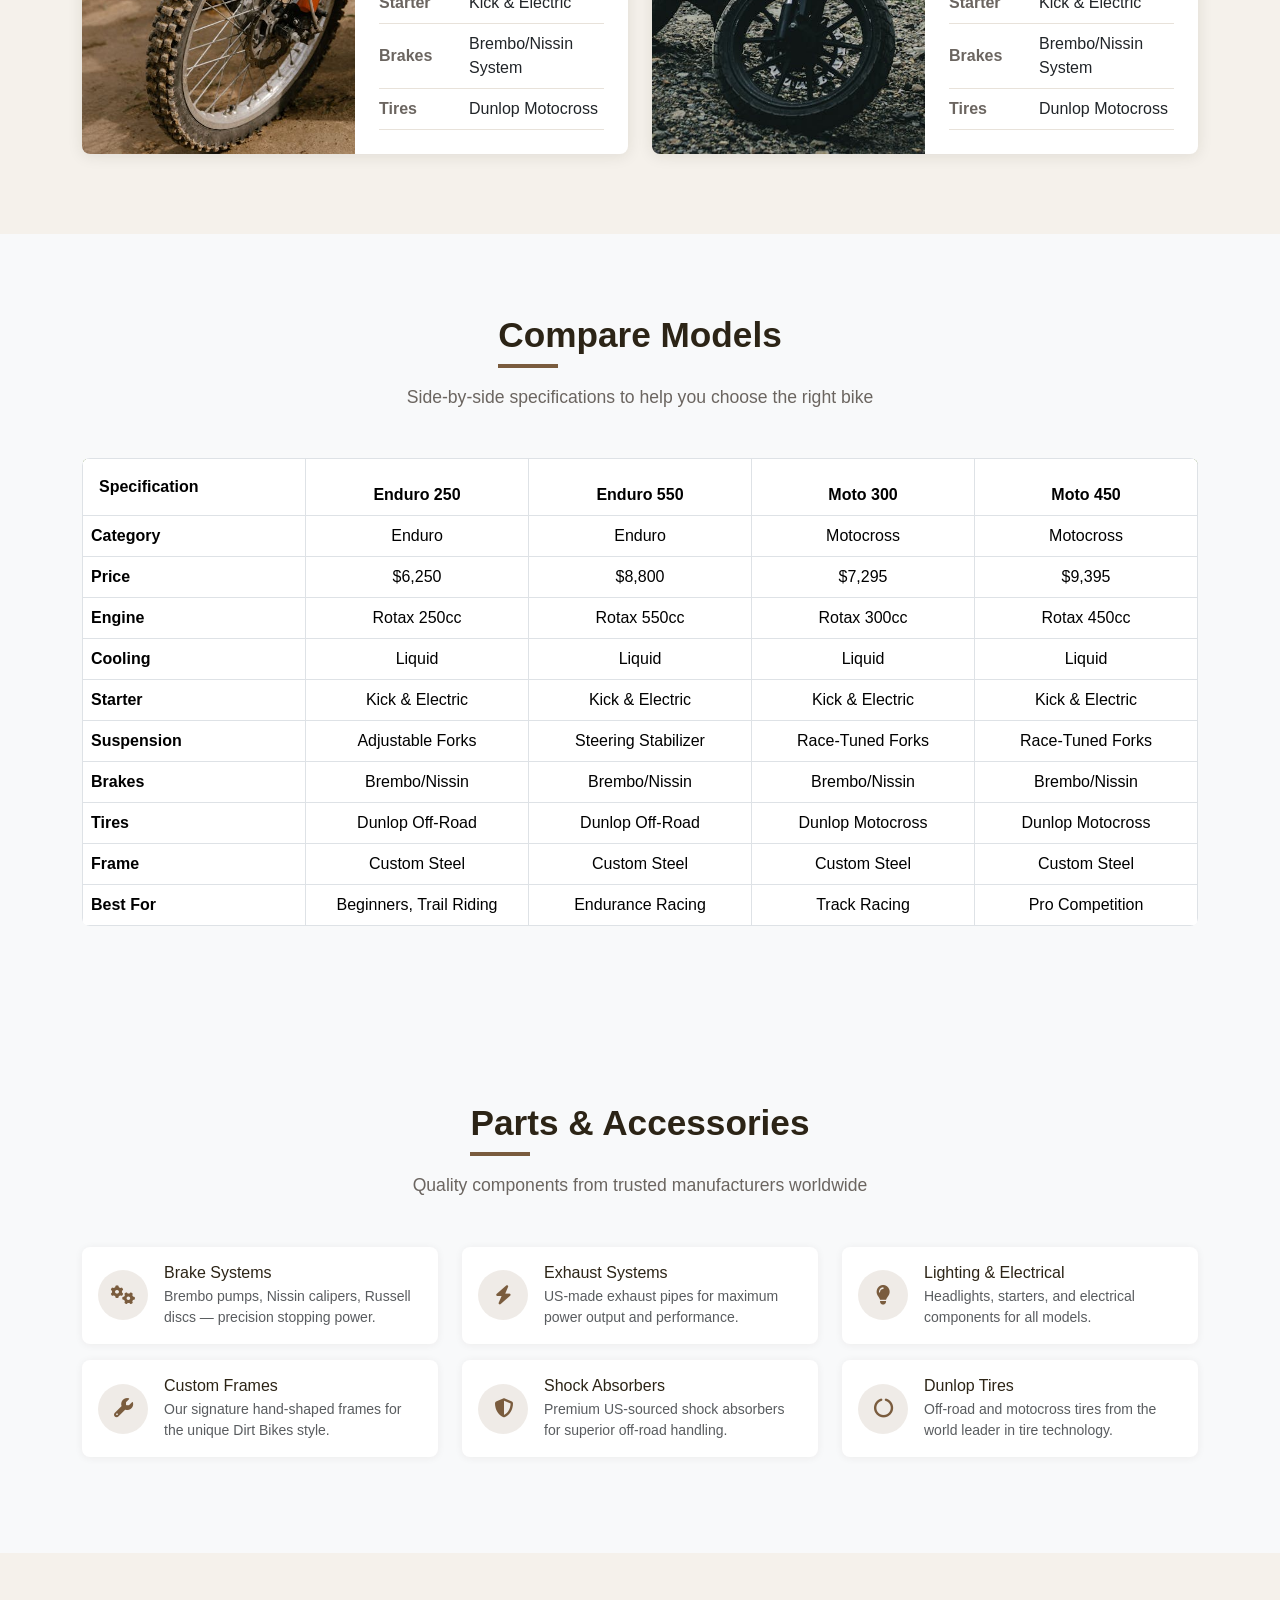
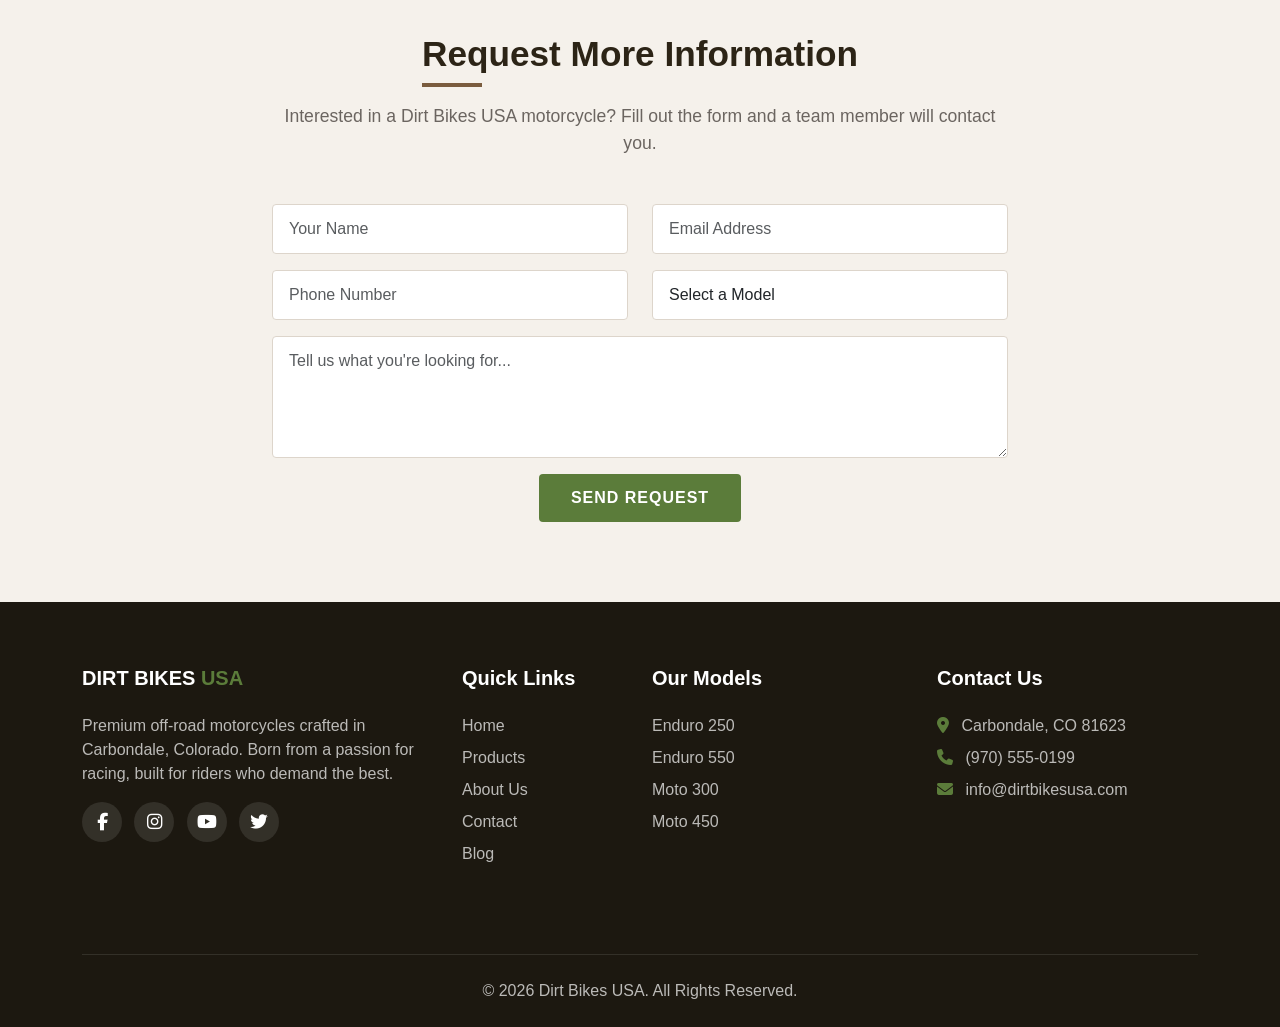
<file: products.html>
<!DOCTYPE html>
<html lang="en">
<head>
  <meta charset="UTF-8">
  <meta name="viewport" content="width=device-width, initial-scale=1.0">
  <title>Products - Dirt Bikes USA</title>
  <link href="https://cdn.jsdelivr.net/npm/bootstrap@5.3.2/dist/css/bootstrap.min.css" rel="stylesheet">
  <link href="https://cdnjs.cloudflare.com/ajax/libs/font-awesome/6.5.1/css/all.min.css" rel="stylesheet">
  <link href="css/styles.css" rel="stylesheet">
</head>
<body>

  <!-- Navigation -->
  <nav class="navbar navbar-expand-lg navbar-custom fixed-top">
    <div class="container">
      <a class="navbar-brand" href="index.html">DIRT BIKES <span>USA</span></a>
      <button class="navbar-toggler" type="button" data-bs-toggle="collapse" data-bs-target="#navbarNav">
        <span class="navbar-toggler-icon"></span>
      </button>
      <div class="collapse navbar-collapse" id="navbarNav">
        <ul class="navbar-nav ms-auto">
          <li class="nav-item"><a class="nav-link" href="index.html">Home</a></li>
          <li class="nav-item"><a class="nav-link active" href="products.html">Products</a></li>
          <li class="nav-item"><a class="nav-link" href="about.html">About Us</a></li>
          <li class="nav-item"><a class="nav-link" href="contact.html">Contact</a></li>
          <li class="nav-item"><a class="nav-link" href="blog.html">Blog</a></li>
          <li class="nav-item dropdown"><a class="nav-link dropdown-toggle" href="#" role="button" data-bs-toggle="dropdown">More</a><ul class="dropdown-menu dropdown-menu-end" style="background:var(--darker);border:1px solid rgba(255,255,255,0.1);"><li><a class="dropdown-item" href="dealers.html" style="color:rgba(255,255,255,0.85);">Find a Dealer</a></li><li><a class="dropdown-item" href="gallery.html" style="color:rgba(255,255,255,0.85);">Gallery</a></li><li><a class="dropdown-item" href="events.html" style="color:rgba(255,255,255,0.85);">Events</a></li><li><a class="dropdown-item" href="faq.html" style="color:rgba(255,255,255,0.85);">FAQ</a></li></ul></li>
        </ul>
      </div>
    </div>
  </nav>

  <!-- Page Header -->
  <section class="page-header">
    <div class="container">
      <h1>Our Motorcycles</h1>
      <p>Race-proven performance. World-class components. American craftsmanship.</p>
    </div>
  </section>

  <!-- Products Section -->
  <section class="section-padding">
    <div class="container">
      <div class="text-center mb-5">
        <h2 class="section-title mx-auto">Enduro Series</h2>
        <p class="section-subtitle">Built for cross-country endurance racing and trail riding</p>
      </div>
      <div class="row g-4 mb-5">
        <!-- Enduro 250 -->
        <div class="col-lg-6">
          <div class="card product-card">
            <div class="row g-0">
              <div class="col-md-6">
                <img src="images/enduro250.jpg" class="img-fluid rounded-start h-100" style="object-fit:cover;" alt="Enduro 250">
              </div>
              <div class="col-md-6">
                <div class="card-body">
                  <span class="category-badge">Enduro</span>
                  <h4 class="card-title mt-2">Enduro 250</h4>
                  <p class="price">$6,250</p>
                  <p class="card-text text-muted">Our lightweight endurance racer, perfect for trail riding and entry-level competition. Nimble handling with proven reliability.</p>
                  <table class="specs-table w-100">
                    <tr><td>Engine</td><td>Rotax 250cc</td></tr>
                    <tr><td>Cooling</td><td>Liquid Cooled</td></tr>
                    <tr><td>Starter</td><td>Kick &amp; Electric</td></tr>
                    <tr><td>Suspension</td><td>Adjustable Front Forks</td></tr>
                    <tr><td>Tires</td><td>Dunlop Off-Road</td></tr>
                  </table>
                </div>
              </div>
            </div>
          </div>
        </div>
        <!-- Enduro 550 -->
        <div class="col-lg-6">
          <div class="card product-card">
            <div class="row g-0">
              <div class="col-md-6">
                <img src="images/enduro550.jpg" class="img-fluid rounded-start h-100" style="object-fit:cover;" alt="Enduro 550">
              </div>
              <div class="col-md-6">
                <div class="card-body">
                  <span class="category-badge">Enduro</span>
                  <h4 class="card-title mt-2">Enduro 550</h4>
                  <p class="price">$8,800</p>
                  <p class="card-text text-muted">High-performance endurance machine for serious long-distance racing. Dominant power with steering stabilizer technology.</p>
                  <table class="specs-table w-100">
                    <tr><td>Engine</td><td>Rotax 550cc</td></tr>
                    <tr><td>Cooling</td><td>Liquid Cooled</td></tr>
                    <tr><td>Starter</td><td>Kick &amp; Electric</td></tr>
                    <tr><td>Suspension</td><td>Steering Stabilizer</td></tr>
                    <tr><td>Tires</td><td>Dunlop Off-Road</td></tr>
                  </table>
                </div>
              </div>
            </div>
          </div>
        </div>
      </div>

      <div class="text-center mb-5">
        <h2 class="section-title mx-auto">Motocross Series</h2>
        <p class="section-subtitle">Designed for enclosed dirt course racing — jumps, corners, and speed</p>
      </div>
      <div class="row g-4">
        <!-- Moto 300 -->
        <div class="col-lg-6">
          <div class="card product-card">
            <div class="row g-0">
              <div class="col-md-6">
                <img src="images/moto300.jpg" class="img-fluid rounded-start h-100" style="object-fit:cover;" alt="Moto 300">
              </div>
              <div class="col-md-6">
                <div class="card-body">
                  <span class="category-badge">Motocross</span>
                  <h4 class="card-title mt-2">Moto 300</h4>
                  <p class="price">$7,295</p>
                  <p class="card-text text-muted">Agile and responsive motocross bike built for enclosed dirt course competition. Outstanding handling on varied terrain.</p>
                  <table class="specs-table w-100">
                    <tr><td>Engine</td><td>Rotax 300cc</td></tr>
                    <tr><td>Cooling</td><td>Liquid Cooled</td></tr>
                    <tr><td>Starter</td><td>Kick &amp; Electric</td></tr>
                    <tr><td>Brakes</td><td>Brembo/Nissin System</td></tr>
                    <tr><td>Tires</td><td>Dunlop Motocross</td></tr>
                  </table>
                </div>
              </div>
            </div>
          </div>
        </div>
        <!-- Moto 450 -->
        <div class="col-lg-6">
          <div class="card product-card">
            <div class="row g-0">
              <div class="col-md-6">
                <img src="images/moto450.jpg" class="img-fluid rounded-start h-100" style="object-fit:cover;" alt="Moto 450">
              </div>
              <div class="col-md-6">
                <div class="card-body">
                  <span class="category-badge">Motocross</span>
                  <h4 class="card-title mt-2">Moto 450</h4>
                  <p class="price">$9,395</p>
                  <p class="card-text text-muted">Our most powerful motocross machine. Unmatched speed, control, and race-winning performance for competitive riders.</p>
                  <table class="specs-table w-100">
                    <tr><td>Engine</td><td>Rotax 450cc</td></tr>
                    <tr><td>Cooling</td><td>Liquid Cooled</td></tr>
                    <tr><td>Starter</td><td>Kick &amp; Electric</td></tr>
                    <tr><td>Brakes</td><td>Brembo/Nissin System</td></tr>
                    <tr><td>Tires</td><td>Dunlop Motocross</td></tr>
                  </table>
                </div>
              </div>
            </div>
          </div>
        </div>
      </div>
    </div>
  </section>

  <!-- Compare Models -->
  <section class="section-padding bg-light">
    <div class="container">
      <div class="text-center mb-5">
        <h2 class="section-title mx-auto">Compare Models</h2>
        <p class="section-subtitle">Side-by-side specifications to help you choose the right bike</p>
      </div>
      <div class="table-responsive">
        <table class="table table-bordered text-center" style="background: var(--white); border-radius: 8px; overflow: hidden;">
          <thead style="background: var(--primary); color: #fff;">
            <tr>
              <th style="width:20%; text-align:left; padding:1rem;">Specification</th>
              <th style="width:20%;">Enduro 250</th>
              <th style="width:20%;">Enduro 550</th>
              <th style="width:20%;">Moto 300</th>
              <th style="width:20%;">Moto 450</th>
            </tr>
          </thead>
          <tbody>
            <tr><td class="text-start fw-bold">Category</td><td>Enduro</td><td>Enduro</td><td>Motocross</td><td>Motocross</td></tr>
            <tr><td class="text-start fw-bold">Price</td><td>$6,250</td><td>$8,800</td><td>$7,295</td><td>$9,395</td></tr>
            <tr><td class="text-start fw-bold">Engine</td><td>Rotax 250cc</td><td>Rotax 550cc</td><td>Rotax 300cc</td><td>Rotax 450cc</td></tr>
            <tr><td class="text-start fw-bold">Cooling</td><td>Liquid</td><td>Liquid</td><td>Liquid</td><td>Liquid</td></tr>
            <tr><td class="text-start fw-bold">Starter</td><td>Kick &amp; Electric</td><td>Kick &amp; Electric</td><td>Kick &amp; Electric</td><td>Kick &amp; Electric</td></tr>
            <tr><td class="text-start fw-bold">Suspension</td><td>Adjustable Forks</td><td>Steering Stabilizer</td><td>Race-Tuned Forks</td><td>Race-Tuned Forks</td></tr>
            <tr><td class="text-start fw-bold">Brakes</td><td>Brembo/Nissin</td><td>Brembo/Nissin</td><td>Brembo/Nissin</td><td>Brembo/Nissin</td></tr>
            <tr><td class="text-start fw-bold">Tires</td><td>Dunlop Off-Road</td><td>Dunlop Off-Road</td><td>Dunlop Motocross</td><td>Dunlop Motocross</td></tr>
            <tr><td class="text-start fw-bold">Frame</td><td>Custom Steel</td><td>Custom Steel</td><td>Custom Steel</td><td>Custom Steel</td></tr>
            <tr><td class="text-start fw-bold">Best For</td><td>Beginners, Trail Riding</td><td>Endurance Racing</td><td>Track Racing</td><td>Pro Competition</td></tr>
          </tbody>
        </table>
      </div>
    </div>
  </section>

  <!-- Parts & Accessories -->
  <section class="section-padding bg-light">
    <div class="container">
      <div class="text-center mb-5">
        <h2 class="section-title mx-auto">Parts &amp; Accessories</h2>
        <p class="section-subtitle">Quality components from trusted manufacturers worldwide</p>
      </div>
      <div class="row g-4">
        <div class="col-md-4">
          <div class="accessory-item">
            <div class="icon"><i class="fas fa-cogs"></i></div>
            <div>
              <h6 class="mb-1">Brake Systems</h6>
              <p class="mb-0 text-muted small">Brembo pumps, Nissin calipers, Russell discs — precision stopping power.</p>
            </div>
          </div>
          <div class="accessory-item">
            <div class="icon"><i class="fas fa-wrench"></i></div>
            <div>
              <h6 class="mb-1">Custom Frames</h6>
              <p class="mb-0 text-muted small">Our signature hand-shaped frames for the unique Dirt Bikes style.</p>
            </div>
          </div>
        </div>
        <div class="col-md-4">
          <div class="accessory-item">
            <div class="icon"><i class="fas fa-bolt"></i></div>
            <div>
              <h6 class="mb-1">Exhaust Systems</h6>
              <p class="mb-0 text-muted small">US-made exhaust pipes for maximum power output and performance.</p>
            </div>
          </div>
          <div class="accessory-item">
            <div class="icon"><i class="fas fa-shield-alt"></i></div>
            <div>
              <h6 class="mb-1">Shock Absorbers</h6>
              <p class="mb-0 text-muted small">Premium US-sourced shock absorbers for superior off-road handling.</p>
            </div>
          </div>
        </div>
        <div class="col-md-4">
          <div class="accessory-item">
            <div class="icon"><i class="fas fa-lightbulb"></i></div>
            <div>
              <h6 class="mb-1">Lighting &amp; Electrical</h6>
              <p class="mb-0 text-muted small">Headlights, starters, and electrical components for all models.</p>
            </div>
          </div>
          <div class="accessory-item">
            <div class="icon"><i class="fas fa-circle-notch"></i></div>
            <div>
              <h6 class="mb-1">Dunlop Tires</h6>
              <p class="mb-0 text-muted small">Off-road and motocross tires from the world leader in tire technology.</p>
            </div>
          </div>
        </div>
      </div>
    </div>
  </section>

  <!-- Request Info Form -->
  <section class="section-padding">
    <div class="container">
      <div class="row justify-content-center">
        <div class="col-lg-8">
          <div class="text-center mb-4">
            <h2 class="section-title mx-auto">Request More Information</h2>
            <p class="section-subtitle">Interested in a Dirt Bikes USA motorcycle? Fill out the form and a team member will contact you.</p>
          </div>
          <form id="requestForm" class="contact-form" action="mailto:sales@dirtbikesusa.com" method="post" enctype="text/plain">
            <div class="row">
              <div class="col-md-6">
                <input type="text" class="form-control" name="name" placeholder="Your Name" required>
              </div>
              <div class="col-md-6">
                <input type="email" class="form-control" name="email" placeholder="Email Address" required>
              </div>
            </div>
            <div class="row">
              <div class="col-md-6">
                <input type="tel" class="form-control" name="phone" placeholder="Phone Number">
              </div>
              <div class="col-md-6">
                <select class="form-control" name="model">
                  <option value="">Select a Model</option>
                  <option value="enduro250">Enduro 250</option>
                  <option value="enduro550">Enduro 550</option>
                  <option value="moto300">Moto 300</option>
                  <option value="moto450">Moto 450</option>
                </select>
              </div>
            </div>
            <textarea class="form-control" name="message" rows="4" placeholder="Tell us what you're looking for..."></textarea>
            <div class="text-center mt-3">
              <button type="submit" class="btn btn-primary-custom">Send Request</button>
            </div>
          </form>
        </div>
      </div>
    </div>
  </section>

  <!-- Footer -->
  <footer class="footer">
    <div class="container">
      <div class="row">
        <div class="col-lg-4 mb-4">
          <h5>DIRT BIKES <span style="color: var(--primary);">USA</span></h5>
          <p>Premium off-road motorcycles crafted in Carbondale, Colorado. Born from a passion for racing, built for riders who demand the best.</p>
          <div class="social-icons">
            <a href="https://www.facebook.com/" target="_blank" rel="noopener" aria-label="Facebook"><i class="fab fa-facebook-f"></i></a>
            <a href="https://www.instagram.com/" target="_blank" rel="noopener" aria-label="Instagram"><i class="fab fa-instagram"></i></a>
            <a href="https://www.youtube.com/" target="_blank" rel="noopener" aria-label="YouTube"><i class="fab fa-youtube"></i></a>
            <a href="https://x.com/" target="_blank" rel="noopener" aria-label="X"><i class="fab fa-twitter"></i></a>
          </div>
        </div>
        <div class="col-lg-2 col-md-4 mb-4">
          <h5>Quick Links</h5>
          <ul class="footer-links">
            <li><a href="index.html">Home</a></li>
            <li><a href="products.html">Products</a></li>
            <li><a href="about.html">About Us</a></li>
            <li><a href="contact.html">Contact</a></li>
            <li><a href="blog.html">Blog</a></li>
          </ul>
        </div>
        <div class="col-lg-3 col-md-4 mb-4">
          <h5>Our Models</h5>
          <ul class="footer-links">
            <li><a href="products.html">Enduro 250</a></li>
            <li><a href="products.html">Enduro 550</a></li>
            <li><a href="products.html">Moto 300</a></li>
            <li><a href="products.html">Moto 450</a></li>
          </ul>
        </div>
        <div class="col-lg-3 col-md-4 mb-4">
          <h5>Contact Us</h5>
          <ul class="footer-links">
            <li><i class="fas fa-map-marker-alt me-2" style="color: var(--primary);"></i> Carbondale, CO 81623</li>
            <li><i class="fas fa-phone me-2" style="color: var(--primary);"></i> (970) 555-0199</li>
            <li><i class="fas fa-envelope me-2" style="color: var(--primary);"></i> info@dirtbikesusa.com</li>
          </ul>
        </div>
      </div>
      <div class="footer-bottom text-center">
        <p class="mb-0">&copy; 2026 Dirt Bikes USA. All Rights Reserved.</p>
      </div>
    </div>
  </footer>

  <script src="https://cdn.jsdelivr.net/npm/bootstrap@5.3.2/dist/js/bootstrap.bundle.min.js"></script>
  <script src="js/main.js"></script>
</body>
</html>
</file>
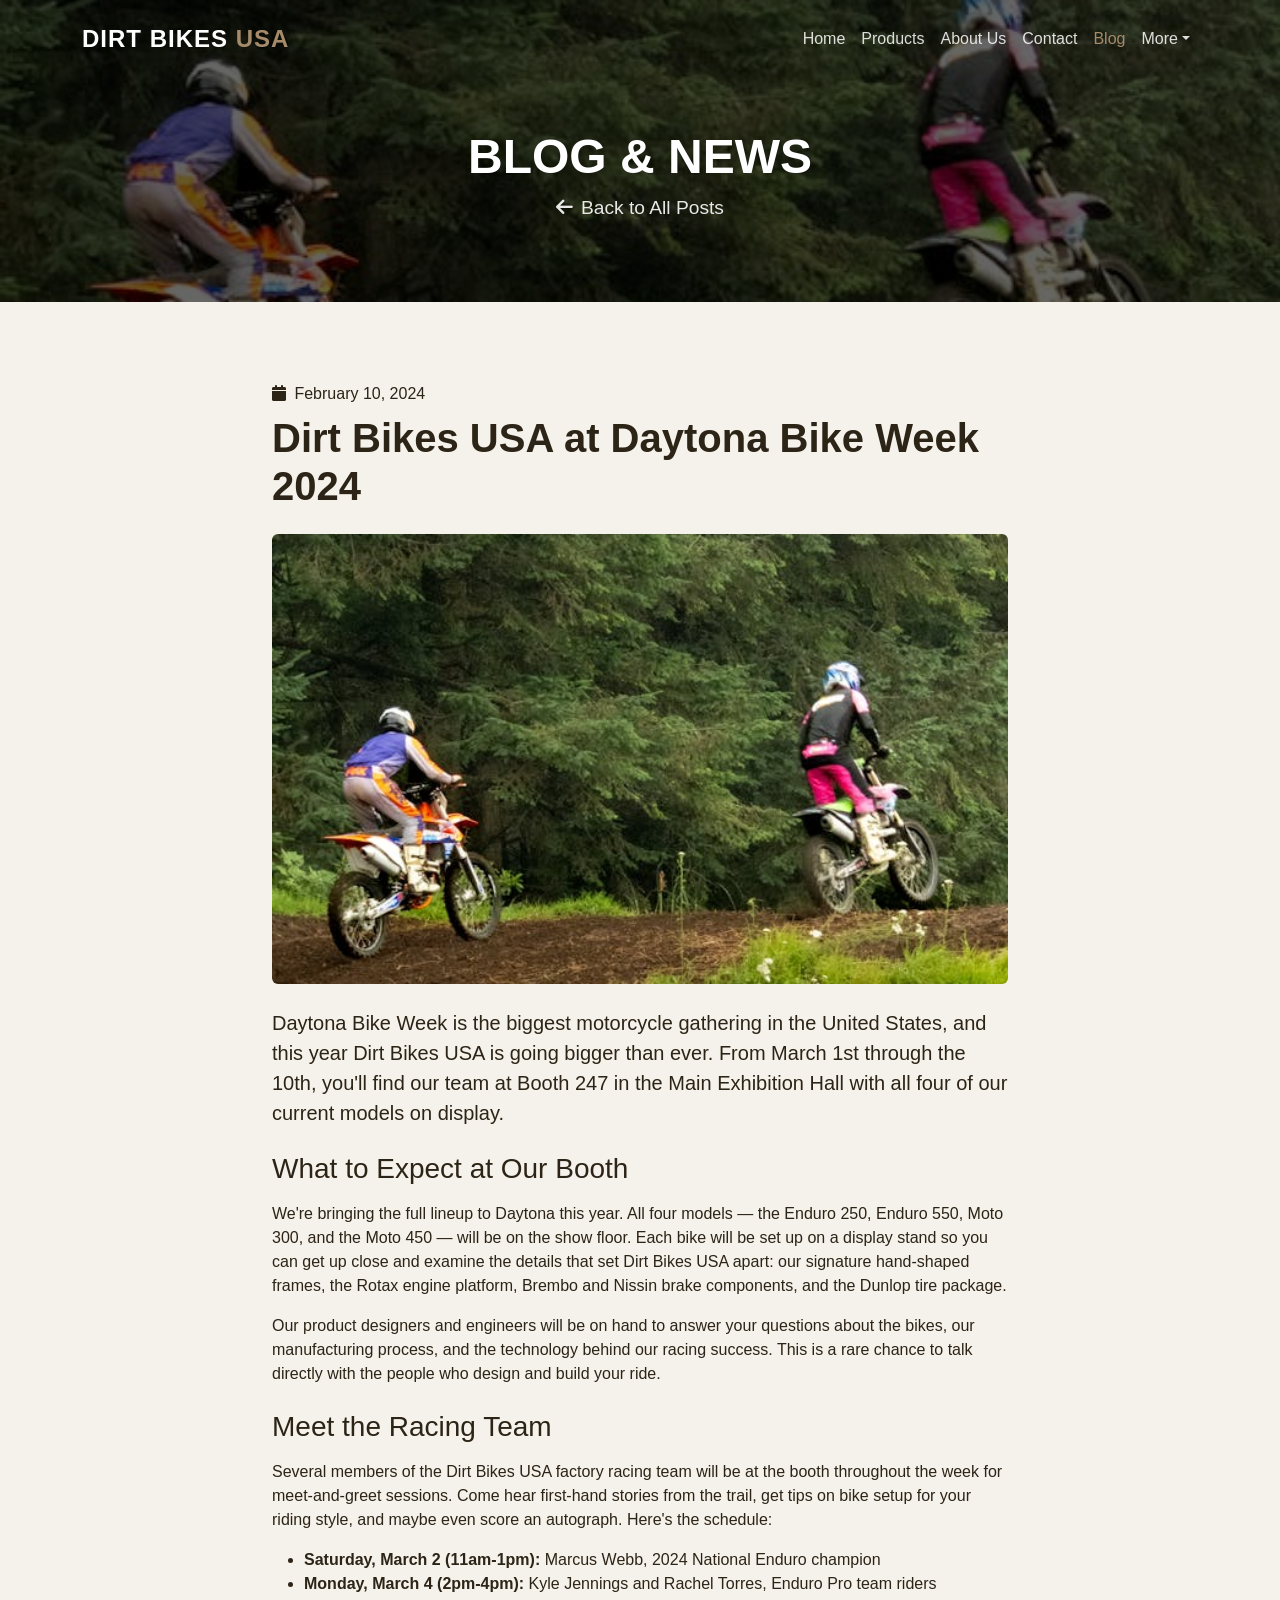
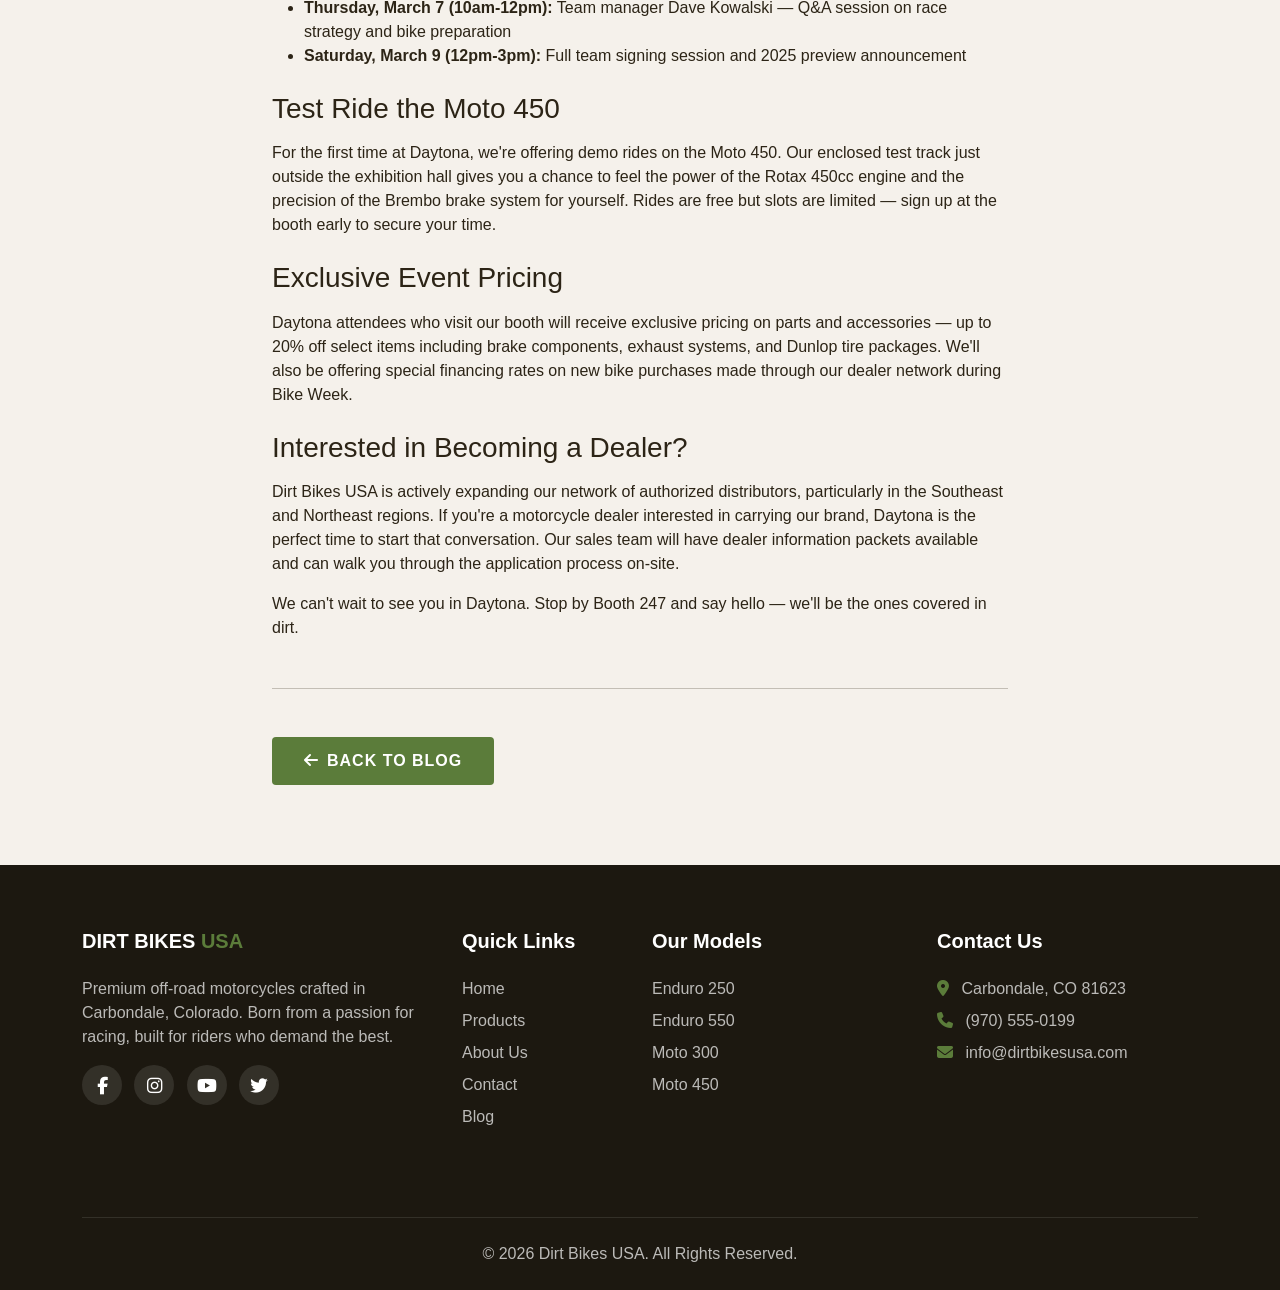
<file: blog/daytona-bike-week.html>
<!DOCTYPE html>
<html lang="en">
<head>
  <meta charset="UTF-8">
  <meta name="viewport" content="width=device-width, initial-scale=1.0">
  <title>Dirt Bikes USA at Daytona Bike Week 2024 - Dirt Bikes USA</title>
  <link href="https://cdn.jsdelivr.net/npm/bootstrap@5.3.2/dist/css/bootstrap.min.css" rel="stylesheet">
  <link href="https://cdnjs.cloudflare.com/ajax/libs/font-awesome/6.5.1/css/all.min.css" rel="stylesheet">
  <link href="../css/styles.css" rel="stylesheet">
</head>
<body>

  <nav class="navbar navbar-expand-lg navbar-custom fixed-top">
    <div class="container">
      <a class="navbar-brand" href="../index.html">DIRT BIKES <span>USA</span></a>
      <button class="navbar-toggler" type="button" data-bs-toggle="collapse" data-bs-target="#navbarNav">
        <span class="navbar-toggler-icon"></span>
      </button>
      <div class="collapse navbar-collapse" id="navbarNav">
        <ul class="navbar-nav ms-auto">
          <li class="nav-item"><a class="nav-link" href="../index.html">Home</a></li>
          <li class="nav-item"><a class="nav-link" href="../products.html">Products</a></li>
          <li class="nav-item"><a class="nav-link" href="../about.html">About Us</a></li>
          <li class="nav-item"><a class="nav-link" href="../contact.html">Contact</a></li>
          <li class="nav-item"><a class="nav-link active" href="../blog.html">Blog</a></li>
          <li class="nav-item dropdown"><a class="nav-link dropdown-toggle" href="#" role="button" data-bs-toggle="dropdown">More</a><ul class="dropdown-menu dropdown-menu-end" style="background:var(--darker);border:1px solid rgba(255,255,255,0.1);"><li><a class="dropdown-item" href="../dealers.html" style="color:rgba(255,255,255,0.85);">Find a Dealer</a></li><li><a class="dropdown-item" href="../gallery.html" style="color:rgba(255,255,255,0.85);">Gallery</a></li><li><a class="dropdown-item" href="../events.html" style="color:rgba(255,255,255,0.85);">Events</a></li><li><a class="dropdown-item" href="../faq.html" style="color:rgba(255,255,255,0.85);">FAQ</a></li></ul></li>
        </ul>
      </div>
    </div>
  </nav>

  <section class="page-header" style="background: linear-gradient(rgba(0,0,0,0.6), rgba(0,0,0,0.6)), url('../images/blog-forest.jpg') center/cover no-repeat;">
    <div class="container">
      <h1>Blog &amp; News</h1>
      <p><a href="../blog.html" class="text-white text-decoration-none"><i class="fas fa-arrow-left me-2"></i>Back to All Posts</a></p>
    </div>
  </section>

  <section class="section-padding">
    <div class="container">
      <div class="row justify-content-center">
        <div class="col-lg-8">
          <span class="blog-date"><i class="fas fa-calendar me-1"></i> February 10, 2024</span>
          <h1 class="mt-2 mb-4" style="font-weight:800;">Dirt Bikes USA at Daytona Bike Week 2024</h1>
          <img src="../images/blog-forest.jpg" class="img-fluid rounded mb-4 w-100" style="max-height:450px; object-fit:cover;" alt="Daytona Bike Week">

          <p class="lead">Daytona Bike Week is the biggest motorcycle gathering in the United States, and this year Dirt Bikes USA is going bigger than ever. From March 1st through the 10th, you'll find our team at Booth 247 in the Main Exhibition Hall with all four of our current models on display.</p>

          <h3 class="mt-4 mb-3">What to Expect at Our Booth</h3>
          <p>We're bringing the full lineup to Daytona this year. All four models — the Enduro 250, Enduro 550, Moto 300, and the Moto 450 — will be on the show floor. Each bike will be set up on a display stand so you can get up close and examine the details that set Dirt Bikes USA apart: our signature hand-shaped frames, the Rotax engine platform, Brembo and Nissin brake components, and the Dunlop tire package.</p>
          <p>Our product designers and engineers will be on hand to answer your questions about the bikes, our manufacturing process, and the technology behind our racing success. This is a rare chance to talk directly with the people who design and build your ride.</p>

          <h3 class="mt-4 mb-3">Meet the Racing Team</h3>
          <p>Several members of the Dirt Bikes USA factory racing team will be at the booth throughout the week for meet-and-greet sessions. Come hear first-hand stories from the trail, get tips on bike setup for your riding style, and maybe even score an autograph. Here's the schedule:</p>
          <ul>
            <li><strong>Saturday, March 2 (11am-1pm):</strong> Marcus Webb, 2024 National Enduro champion</li>
            <li><strong>Monday, March 4 (2pm-4pm):</strong> Kyle Jennings and Rachel Torres, Enduro Pro team riders</li>
            <li><strong>Thursday, March 7 (10am-12pm):</strong> Team manager Dave Kowalski — Q&A session on race strategy and bike preparation</li>
            <li><strong>Saturday, March 9 (12pm-3pm):</strong> Full team signing session and 2025 preview announcement</li>
          </ul>

          <h3 class="mt-4 mb-3">Test Ride the Moto 450</h3>
          <p>For the first time at Daytona, we're offering demo rides on the Moto 450. Our enclosed test track just outside the exhibition hall gives you a chance to feel the power of the Rotax 450cc engine and the precision of the Brembo brake system for yourself. Rides are free but slots are limited — sign up at the booth early to secure your time.</p>

          <h3 class="mt-4 mb-3">Exclusive Event Pricing</h3>
          <p>Daytona attendees who visit our booth will receive exclusive pricing on parts and accessories — up to 20% off select items including brake components, exhaust systems, and Dunlop tire packages. We'll also be offering special financing rates on new bike purchases made through our dealer network during Bike Week.</p>

          <h3 class="mt-4 mb-3">Interested in Becoming a Dealer?</h3>
          <p>Dirt Bikes USA is actively expanding our network of authorized distributors, particularly in the Southeast and Northeast regions. If you're a motorcycle dealer interested in carrying our brand, Daytona is the perfect time to start that conversation. Our sales team will have dealer information packets available and can walk you through the application process on-site.</p>

          <p>We can't wait to see you in Daytona. Stop by Booth 247 and say hello — we'll be the ones covered in dirt.</p>

          <hr class="my-5">
          <a href="../blog.html" class="btn btn-primary-custom"><i class="fas fa-arrow-left me-2"></i>Back to Blog</a>
        </div>
      </div>
    </div>
  </section>

  <footer class="footer">
    <div class="container">
      <div class="row">
        <div class="col-lg-4 mb-4">
          <h5>DIRT BIKES <span style="color: var(--primary);">USA</span></h5>
          <p>Premium off-road motorcycles crafted in Carbondale, Colorado. Born from a passion for racing, built for riders who demand the best.</p>
          <div class="social-icons">
            <a href="https://www.facebook.com/" target="_blank" rel="noopener" aria-label="Facebook"><i class="fab fa-facebook-f"></i></a>
            <a href="https://www.instagram.com/" target="_blank" rel="noopener" aria-label="Instagram"><i class="fab fa-instagram"></i></a>
            <a href="https://www.youtube.com/" target="_blank" rel="noopener" aria-label="YouTube"><i class="fab fa-youtube"></i></a>
            <a href="https://x.com/" target="_blank" rel="noopener" aria-label="X"><i class="fab fa-twitter"></i></a>
          </div>
        </div>
        <div class="col-lg-2 col-md-4 mb-4">
          <h5>Quick Links</h5>
          <ul class="footer-links">
            <li><a href="../index.html">Home</a></li>
            <li><a href="../products.html">Products</a></li>
            <li><a href="../about.html">About Us</a></li>
            <li><a href="../contact.html">Contact</a></li>
            <li><a href="../blog.html">Blog</a></li>
          </ul>
        </div>
        <div class="col-lg-3 col-md-4 mb-4">
          <h5>Our Models</h5>
          <ul class="footer-links">
            <li><a href="../products.html">Enduro 250</a></li>
            <li><a href="../products.html">Enduro 550</a></li>
            <li><a href="../products.html">Moto 300</a></li>
            <li><a href="../products.html">Moto 450</a></li>
          </ul>
        </div>
        <div class="col-lg-3 col-md-4 mb-4">
          <h5>Contact Us</h5>
          <ul class="footer-links">
            <li><i class="fas fa-map-marker-alt me-2" style="color: var(--primary);"></i> Carbondale, CO 81623</li>
            <li><i class="fas fa-phone me-2" style="color: var(--primary);"></i> (970) 555-0199</li>
            <li><i class="fas fa-envelope me-2" style="color: var(--primary);"></i> info@dirtbikesusa.com</li>
          </ul>
        </div>
      </div>
      <div class="footer-bottom text-center">
        <p class="mb-0">&copy; 2026 Dirt Bikes USA. All Rights Reserved.</p>
      </div>
    </div>
  </footer>

  <script src="https://cdn.jsdelivr.net/npm/bootstrap@5.3.2/dist/js/bootstrap.bundle.min.js"></script>
  <script src="../js/main.js"></script>
</body>
</html>
</file>
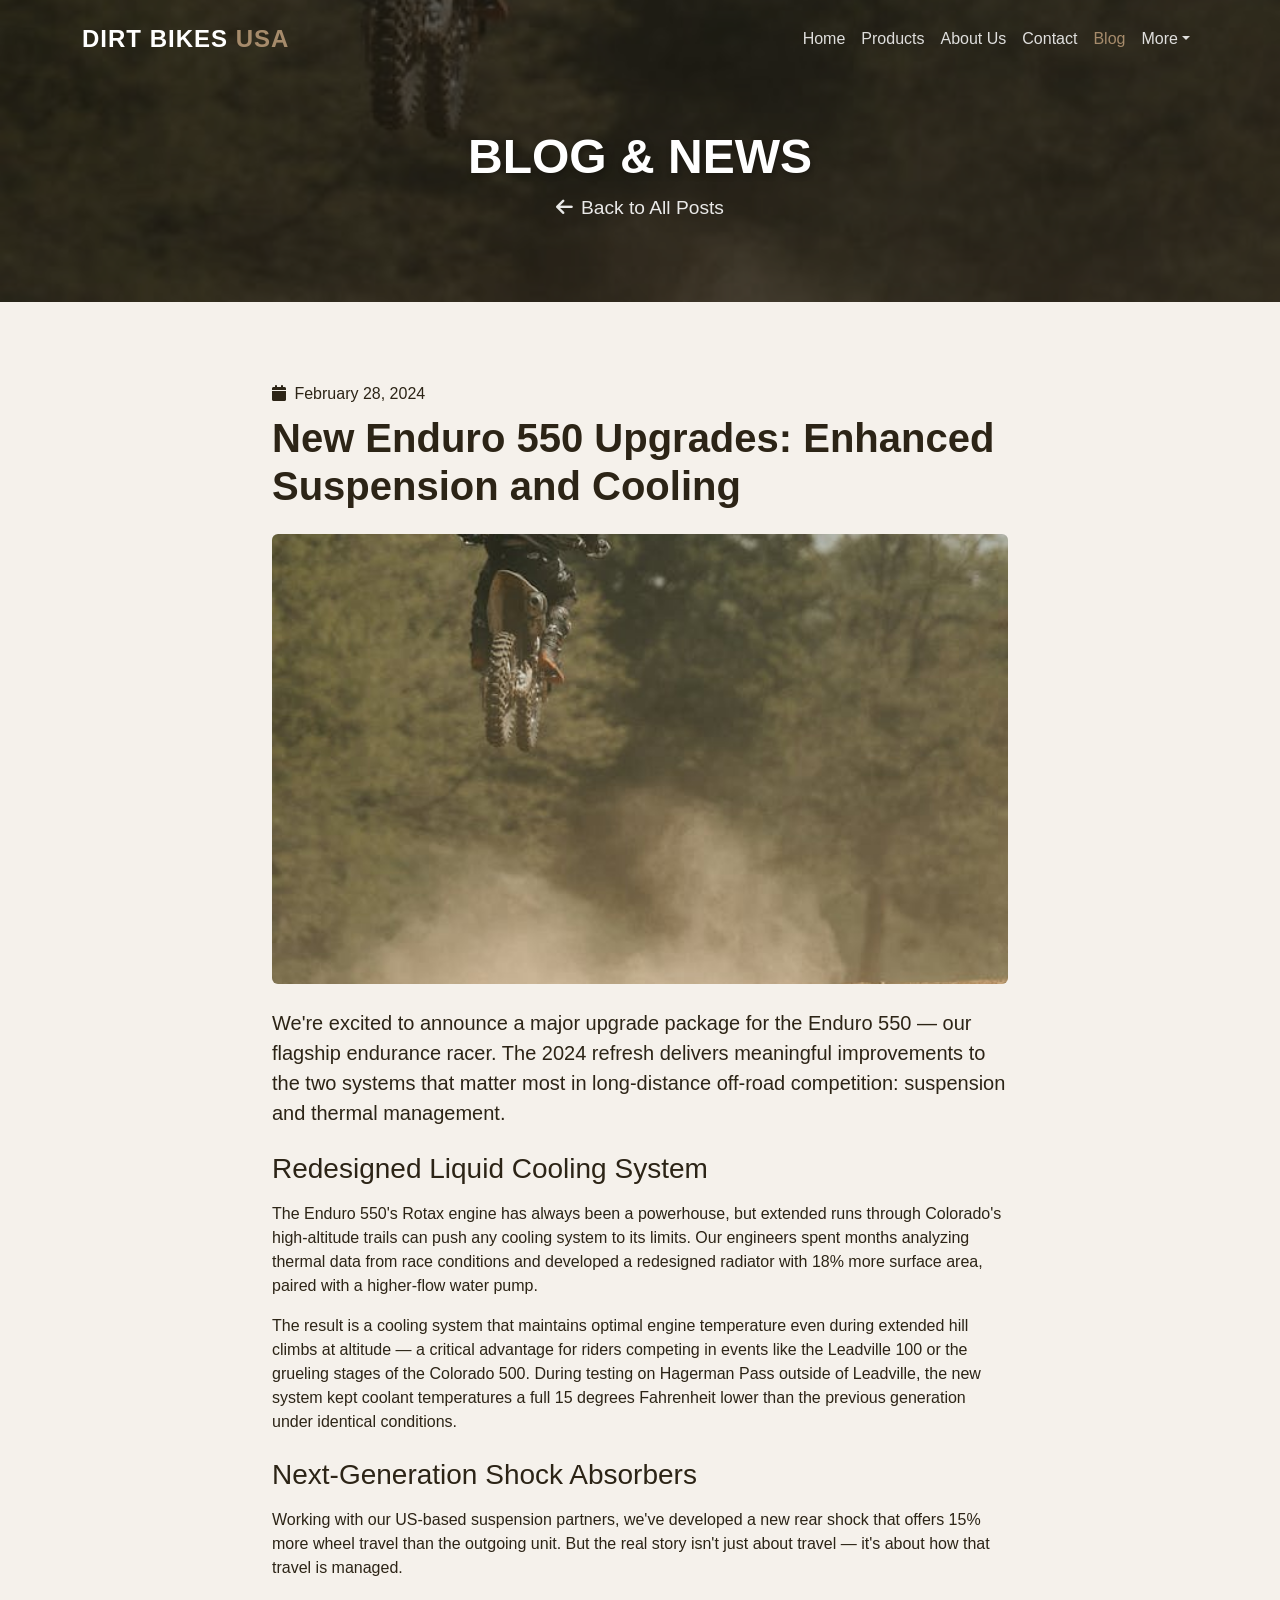
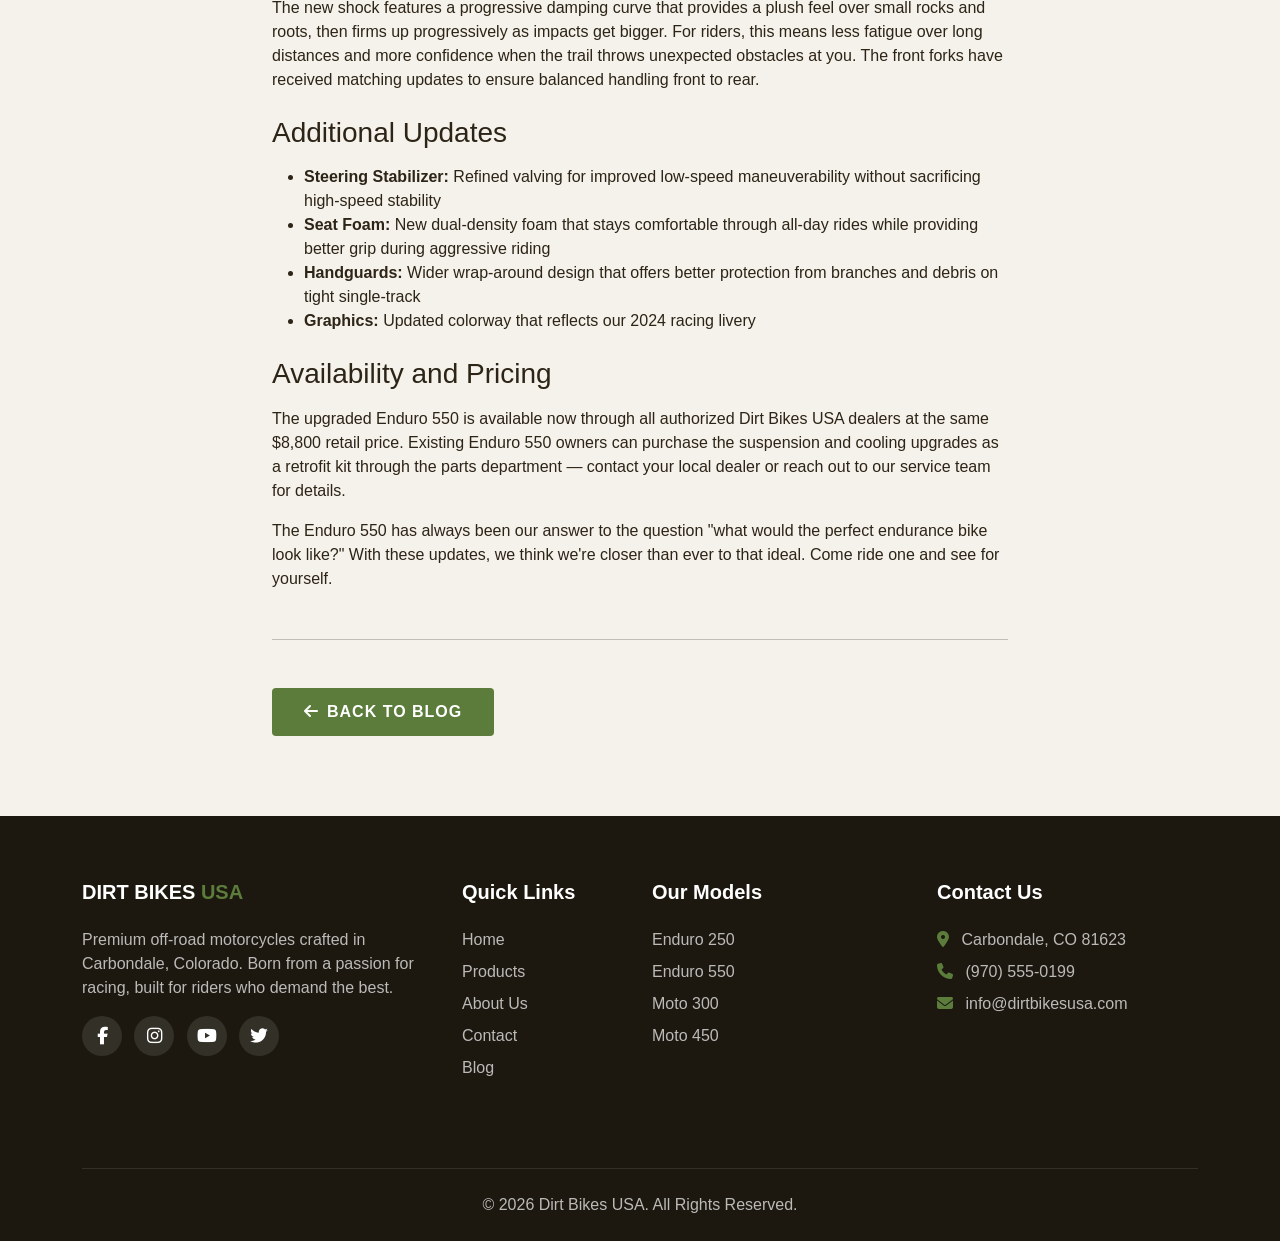
<file: blog/enduro-550-upgrades.html>
<!DOCTYPE html>
<html lang="en">
<head>
  <meta charset="UTF-8">
  <meta name="viewport" content="width=device-width, initial-scale=1.0">
  <title>New Enduro 550 Upgrades - Dirt Bikes USA</title>
  <link href="https://cdn.jsdelivr.net/npm/bootstrap@5.3.2/dist/css/bootstrap.min.css" rel="stylesheet">
  <link href="https://cdnjs.cloudflare.com/ajax/libs/font-awesome/6.5.1/css/all.min.css" rel="stylesheet">
  <link href="../css/styles.css" rel="stylesheet">
</head>
<body>

  <nav class="navbar navbar-expand-lg navbar-custom fixed-top">
    <div class="container">
      <a class="navbar-brand" href="../index.html">DIRT BIKES <span>USA</span></a>
      <button class="navbar-toggler" type="button" data-bs-toggle="collapse" data-bs-target="#navbarNav">
        <span class="navbar-toggler-icon"></span>
      </button>
      <div class="collapse navbar-collapse" id="navbarNav">
        <ul class="navbar-nav ms-auto">
          <li class="nav-item"><a class="nav-link" href="../index.html">Home</a></li>
          <li class="nav-item"><a class="nav-link" href="../products.html">Products</a></li>
          <li class="nav-item"><a class="nav-link" href="../about.html">About Us</a></li>
          <li class="nav-item"><a class="nav-link" href="../contact.html">Contact</a></li>
          <li class="nav-item"><a class="nav-link active" href="../blog.html">Blog</a></li>
          <li class="nav-item dropdown"><a class="nav-link dropdown-toggle" href="#" role="button" data-bs-toggle="dropdown">More</a><ul class="dropdown-menu dropdown-menu-end" style="background:var(--darker);border:1px solid rgba(255,255,255,0.1);"><li><a class="dropdown-item" href="../dealers.html" style="color:rgba(255,255,255,0.85);">Find a Dealer</a></li><li><a class="dropdown-item" href="../gallery.html" style="color:rgba(255,255,255,0.85);">Gallery</a></li><li><a class="dropdown-item" href="../events.html" style="color:rgba(255,255,255,0.85);">Events</a></li><li><a class="dropdown-item" href="../faq.html" style="color:rgba(255,255,255,0.85);">FAQ</a></li></ul></li>
        </ul>
      </div>
    </div>
  </nav>

  <section class="page-header" style="background: linear-gradient(rgba(0,0,0,0.6), rgba(0,0,0,0.6)), url('../images/blog-jump.jpg') center/cover no-repeat;">
    <div class="container">
      <h1>Blog &amp; News</h1>
      <p><a href="../blog.html" class="text-white text-decoration-none"><i class="fas fa-arrow-left me-2"></i>Back to All Posts</a></p>
    </div>
  </section>

  <section class="section-padding">
    <div class="container">
      <div class="row justify-content-center">
        <div class="col-lg-8">
          <span class="blog-date"><i class="fas fa-calendar me-1"></i> February 28, 2024</span>
          <h1 class="mt-2 mb-4" style="font-weight:800;">New Enduro 550 Upgrades: Enhanced Suspension and Cooling</h1>
          <img src="../images/blog-jump.jpg" class="img-fluid rounded mb-4 w-100" style="max-height:450px; object-fit:cover;" alt="Enduro 550 Upgrades">

          <p class="lead">We're excited to announce a major upgrade package for the Enduro 550 — our flagship endurance racer. The 2024 refresh delivers meaningful improvements to the two systems that matter most in long-distance off-road competition: suspension and thermal management.</p>

          <h3 class="mt-4 mb-3">Redesigned Liquid Cooling System</h3>
          <p>The Enduro 550's Rotax engine has always been a powerhouse, but extended runs through Colorado's high-altitude trails can push any cooling system to its limits. Our engineers spent months analyzing thermal data from race conditions and developed a redesigned radiator with 18% more surface area, paired with a higher-flow water pump.</p>
          <p>The result is a cooling system that maintains optimal engine temperature even during extended hill climbs at altitude — a critical advantage for riders competing in events like the Leadville 100 or the grueling stages of the Colorado 500. During testing on Hagerman Pass outside of Leadville, the new system kept coolant temperatures a full 15 degrees Fahrenheit lower than the previous generation under identical conditions.</p>

          <h3 class="mt-4 mb-3">Next-Generation Shock Absorbers</h3>
          <p>Working with our US-based suspension partners, we've developed a new rear shock that offers 15% more wheel travel than the outgoing unit. But the real story isn't just about travel — it's about how that travel is managed.</p>
          <p>The new shock features a progressive damping curve that provides a plush feel over small rocks and roots, then firms up progressively as impacts get bigger. For riders, this means less fatigue over long distances and more confidence when the trail throws unexpected obstacles at you. The front forks have received matching updates to ensure balanced handling front to rear.</p>

          <h3 class="mt-4 mb-3">Additional Updates</h3>
          <ul>
            <li><strong>Steering Stabilizer:</strong> Refined valving for improved low-speed maneuverability without sacrificing high-speed stability</li>
            <li><strong>Seat Foam:</strong> New dual-density foam that stays comfortable through all-day rides while providing better grip during aggressive riding</li>
            <li><strong>Handguards:</strong> Wider wrap-around design that offers better protection from branches and debris on tight single-track</li>
            <li><strong>Graphics:</strong> Updated colorway that reflects our 2024 racing livery</li>
          </ul>

          <h3 class="mt-4 mb-3">Availability and Pricing</h3>
          <p>The upgraded Enduro 550 is available now through all authorized Dirt Bikes USA dealers at the same $8,800 retail price. Existing Enduro 550 owners can purchase the suspension and cooling upgrades as a retrofit kit through the parts department — contact your local dealer or reach out to our service team for details.</p>

          <p>The Enduro 550 has always been our answer to the question "what would the perfect endurance bike look like?" With these updates, we think we're closer than ever to that ideal. Come ride one and see for yourself.</p>

          <hr class="my-5">
          <a href="../blog.html" class="btn btn-primary-custom"><i class="fas fa-arrow-left me-2"></i>Back to Blog</a>
        </div>
      </div>
    </div>
  </section>

  <footer class="footer">
    <div class="container">
      <div class="row">
        <div class="col-lg-4 mb-4">
          <h5>DIRT BIKES <span style="color: var(--primary);">USA</span></h5>
          <p>Premium off-road motorcycles crafted in Carbondale, Colorado. Born from a passion for racing, built for riders who demand the best.</p>
          <div class="social-icons">
            <a href="https://www.facebook.com/" target="_blank" rel="noopener" aria-label="Facebook"><i class="fab fa-facebook-f"></i></a>
            <a href="https://www.instagram.com/" target="_blank" rel="noopener" aria-label="Instagram"><i class="fab fa-instagram"></i></a>
            <a href="https://www.youtube.com/" target="_blank" rel="noopener" aria-label="YouTube"><i class="fab fa-youtube"></i></a>
            <a href="https://x.com/" target="_blank" rel="noopener" aria-label="X"><i class="fab fa-twitter"></i></a>
          </div>
        </div>
        <div class="col-lg-2 col-md-4 mb-4">
          <h5>Quick Links</h5>
          <ul class="footer-links">
            <li><a href="../index.html">Home</a></li>
            <li><a href="../products.html">Products</a></li>
            <li><a href="../about.html">About Us</a></li>
            <li><a href="../contact.html">Contact</a></li>
            <li><a href="../blog.html">Blog</a></li>
          </ul>
        </div>
        <div class="col-lg-3 col-md-4 mb-4">
          <h5>Our Models</h5>
          <ul class="footer-links">
            <li><a href="../products.html">Enduro 250</a></li>
            <li><a href="../products.html">Enduro 550</a></li>
            <li><a href="../products.html">Moto 300</a></li>
            <li><a href="../products.html">Moto 450</a></li>
          </ul>
        </div>
        <div class="col-lg-3 col-md-4 mb-4">
          <h5>Contact Us</h5>
          <ul class="footer-links">
            <li><i class="fas fa-map-marker-alt me-2" style="color: var(--primary);"></i> Carbondale, CO 81623</li>
            <li><i class="fas fa-phone me-2" style="color: var(--primary);"></i> (970) 555-0199</li>
            <li><i class="fas fa-envelope me-2" style="color: var(--primary);"></i> info@dirtbikesusa.com</li>
          </ul>
        </div>
      </div>
      <div class="footer-bottom text-center">
        <p class="mb-0">&copy; 2026 Dirt Bikes USA. All Rights Reserved.</p>
      </div>
    </div>
  </footer>

  <script src="https://cdn.jsdelivr.net/npm/bootstrap@5.3.2/dist/js/bootstrap.bundle.min.js"></script>
  <script src="../js/main.js"></script>
</body>
</html>
</file>
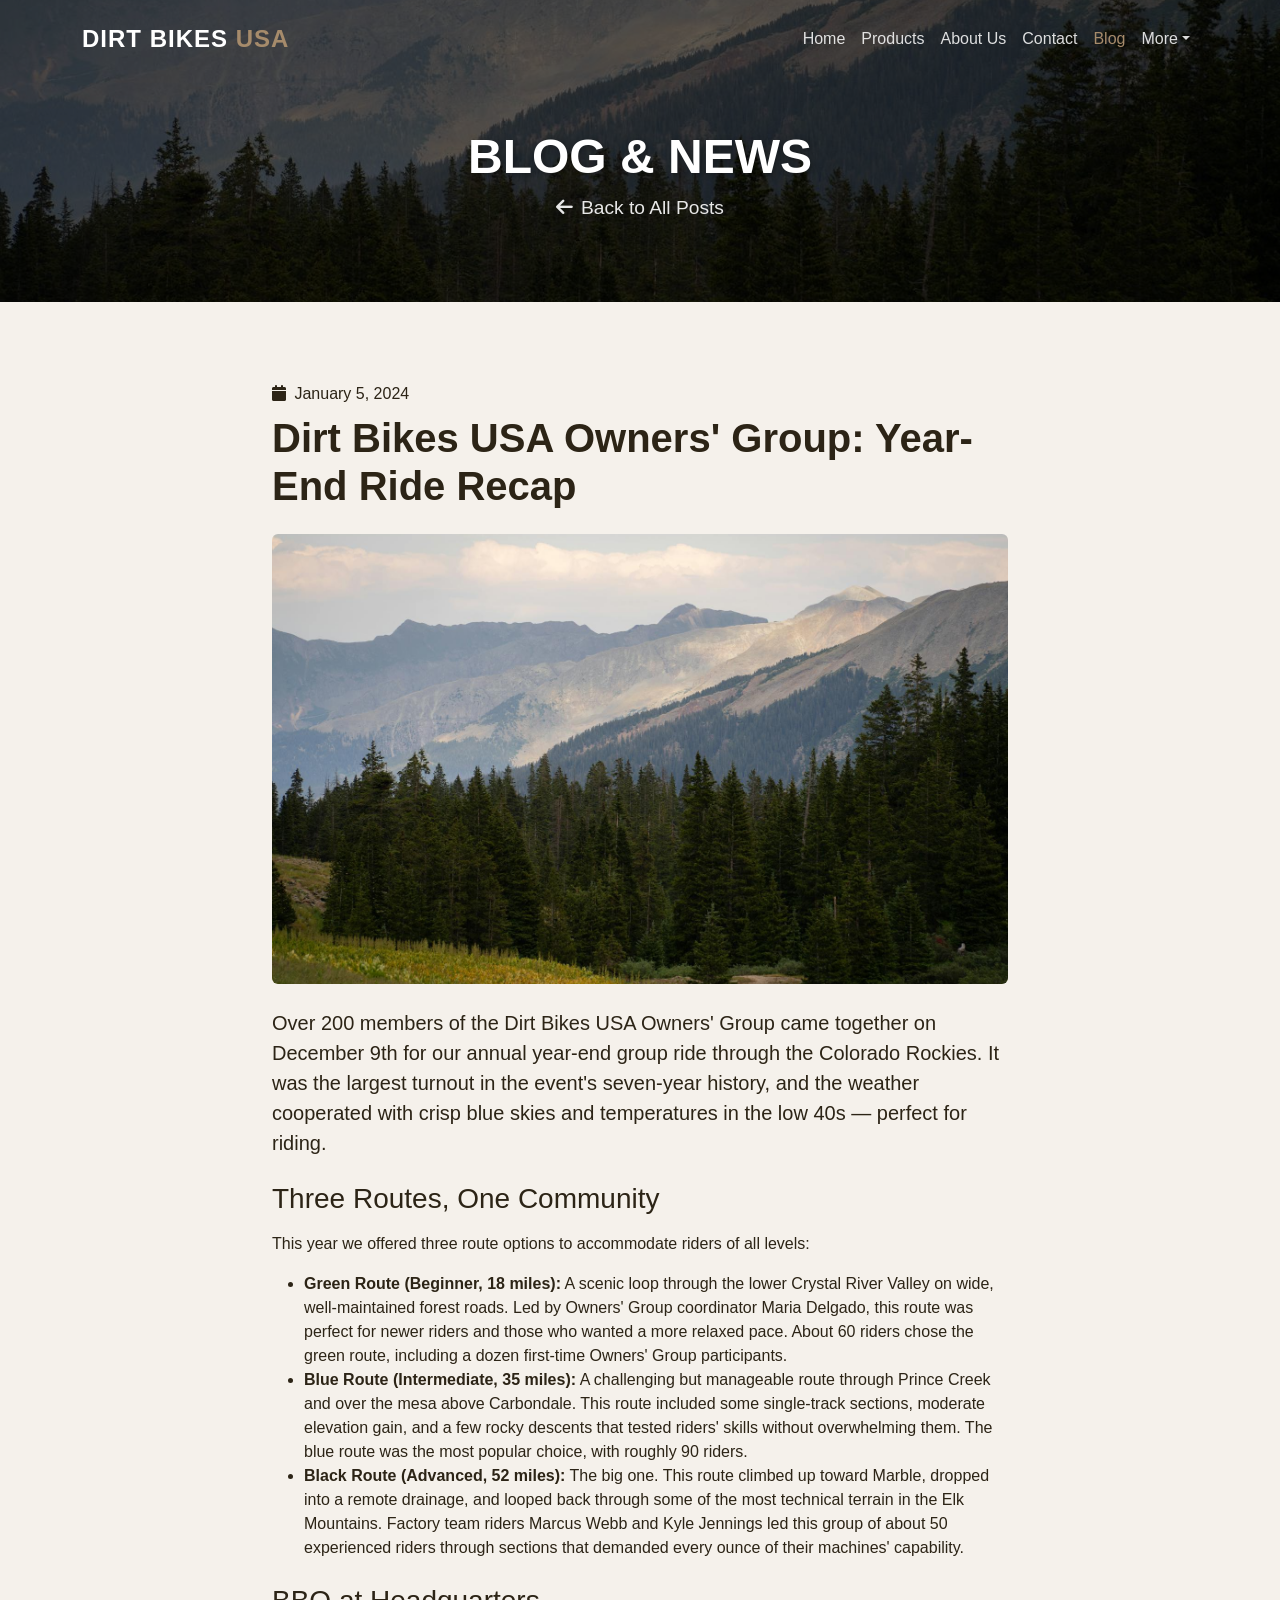
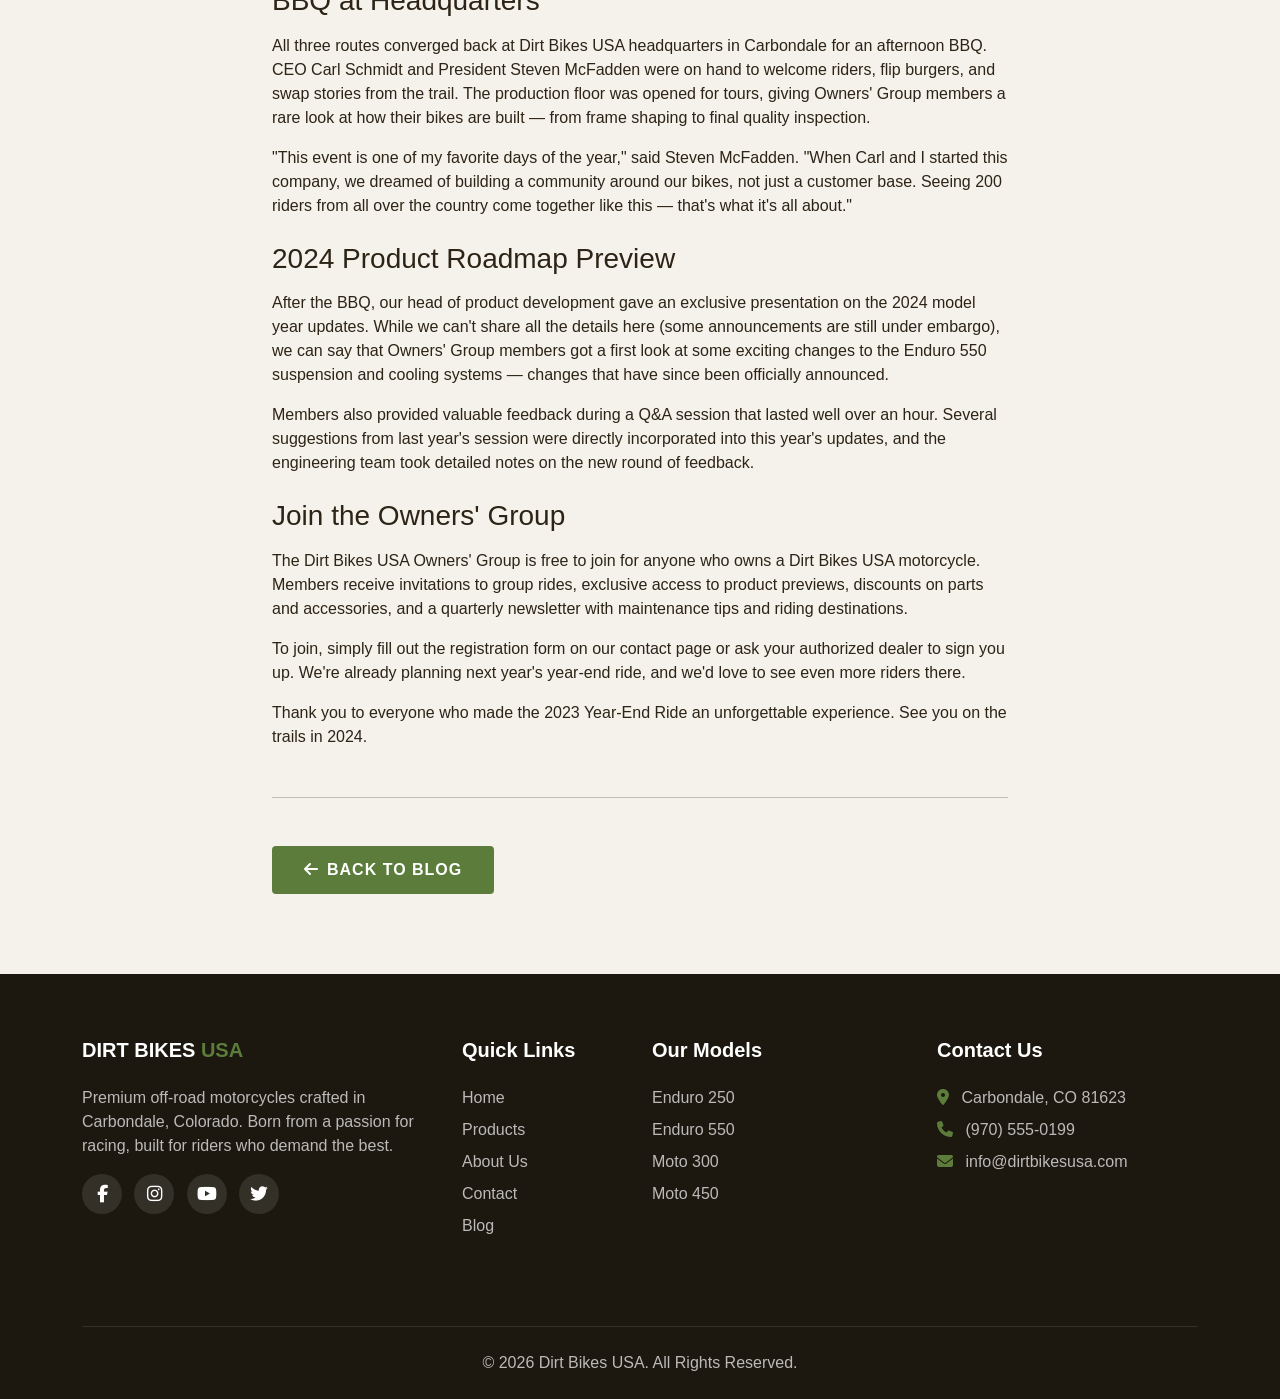
<file: blog/owners-group-ride.html>
<!DOCTYPE html>
<html lang="en">
<head>
  <meta charset="UTF-8">
  <meta name="viewport" content="width=device-width, initial-scale=1.0">
  <title>Owners' Group Year-End Ride Recap - Dirt Bikes USA</title>
  <link href="https://cdn.jsdelivr.net/npm/bootstrap@5.3.2/dist/css/bootstrap.min.css" rel="stylesheet">
  <link href="https://cdnjs.cloudflare.com/ajax/libs/font-awesome/6.5.1/css/all.min.css" rel="stylesheet">
  <link href="../css/styles.css" rel="stylesheet">
</head>
<body>

  <nav class="navbar navbar-expand-lg navbar-custom fixed-top">
    <div class="container">
      <a class="navbar-brand" href="../index.html">DIRT BIKES <span>USA</span></a>
      <button class="navbar-toggler" type="button" data-bs-toggle="collapse" data-bs-target="#navbarNav">
        <span class="navbar-toggler-icon"></span>
      </button>
      <div class="collapse navbar-collapse" id="navbarNav">
        <ul class="navbar-nav ms-auto">
          <li class="nav-item"><a class="nav-link" href="../index.html">Home</a></li>
          <li class="nav-item"><a class="nav-link" href="../products.html">Products</a></li>
          <li class="nav-item"><a class="nav-link" href="../about.html">About Us</a></li>
          <li class="nav-item"><a class="nav-link" href="../contact.html">Contact</a></li>
          <li class="nav-item"><a class="nav-link active" href="../blog.html">Blog</a></li>
          <li class="nav-item dropdown"><a class="nav-link dropdown-toggle" href="#" role="button" data-bs-toggle="dropdown">More</a><ul class="dropdown-menu dropdown-menu-end" style="background:var(--darker);border:1px solid rgba(255,255,255,0.1);"><li><a class="dropdown-item" href="../dealers.html" style="color:rgba(255,255,255,0.85);">Find a Dealer</a></li><li><a class="dropdown-item" href="../gallery.html" style="color:rgba(255,255,255,0.85);">Gallery</a></li><li><a class="dropdown-item" href="../events.html" style="color:rgba(255,255,255,0.85);">Events</a></li><li><a class="dropdown-item" href="../faq.html" style="color:rgba(255,255,255,0.85);">FAQ</a></li></ul></li>
        </ul>
      </div>
    </div>
  </nav>

  <section class="page-header" style="background: linear-gradient(rgba(0,0,0,0.6), rgba(0,0,0,0.6)), url('../images/colorado.jpg') center/cover no-repeat;">
    <div class="container">
      <h1>Blog &amp; News</h1>
      <p><a href="../blog.html" class="text-white text-decoration-none"><i class="fas fa-arrow-left me-2"></i>Back to All Posts</a></p>
    </div>
  </section>

  <section class="section-padding">
    <div class="container">
      <div class="row justify-content-center">
        <div class="col-lg-8">
          <span class="blog-date"><i class="fas fa-calendar me-1"></i> January 5, 2024</span>
          <h1 class="mt-2 mb-4" style="font-weight:800;">Dirt Bikes USA Owners' Group: Year-End Ride Recap</h1>
          <img src="../images/colorado.jpg" class="img-fluid rounded mb-4 w-100" style="max-height:450px; object-fit:cover;" alt="Colorado Rockies">

          <p class="lead">Over 200 members of the Dirt Bikes USA Owners' Group came together on December 9th for our annual year-end group ride through the Colorado Rockies. It was the largest turnout in the event's seven-year history, and the weather cooperated with crisp blue skies and temperatures in the low 40s — perfect for riding.</p>

          <h3 class="mt-4 mb-3">Three Routes, One Community</h3>
          <p>This year we offered three route options to accommodate riders of all levels:</p>
          <ul>
            <li><strong>Green Route (Beginner, 18 miles):</strong> A scenic loop through the lower Crystal River Valley on wide, well-maintained forest roads. Led by Owners' Group coordinator Maria Delgado, this route was perfect for newer riders and those who wanted a more relaxed pace. About 60 riders chose the green route, including a dozen first-time Owners' Group participants.</li>
            <li><strong>Blue Route (Intermediate, 35 miles):</strong> A challenging but manageable route through Prince Creek and over the mesa above Carbondale. This route included some single-track sections, moderate elevation gain, and a few rocky descents that tested riders' skills without overwhelming them. The blue route was the most popular choice, with roughly 90 riders.</li>
            <li><strong>Black Route (Advanced, 52 miles):</strong> The big one. This route climbed up toward Marble, dropped into a remote drainage, and looped back through some of the most technical terrain in the Elk Mountains. Factory team riders Marcus Webb and Kyle Jennings led this group of about 50 experienced riders through sections that demanded every ounce of their machines' capability.</li>
          </ul>

          <h3 class="mt-4 mb-3">BBQ at Headquarters</h3>
          <p>All three routes converged back at Dirt Bikes USA headquarters in Carbondale for an afternoon BBQ. CEO Carl Schmidt and President Steven McFadden were on hand to welcome riders, flip burgers, and swap stories from the trail. The production floor was opened for tours, giving Owners' Group members a rare look at how their bikes are built — from frame shaping to final quality inspection.</p>
          <p>"This event is one of my favorite days of the year," said Steven McFadden. "When Carl and I started this company, we dreamed of building a community around our bikes, not just a customer base. Seeing 200 riders from all over the country come together like this — that's what it's all about."</p>

          <h3 class="mt-4 mb-3">2024 Product Roadmap Preview</h3>
          <p>After the BBQ, our head of product development gave an exclusive presentation on the 2024 model year updates. While we can't share all the details here (some announcements are still under embargo), we can say that Owners' Group members got a first look at some exciting changes to the Enduro 550 suspension and cooling systems — changes that have since been officially announced.</p>
          <p>Members also provided valuable feedback during a Q&A session that lasted well over an hour. Several suggestions from last year's session were directly incorporated into this year's updates, and the engineering team took detailed notes on the new round of feedback.</p>

          <h3 class="mt-4 mb-3">Join the Owners' Group</h3>
          <p>The Dirt Bikes USA Owners' Group is free to join for anyone who owns a Dirt Bikes USA motorcycle. Members receive invitations to group rides, exclusive access to product previews, discounts on parts and accessories, and a quarterly newsletter with maintenance tips and riding destinations.</p>
          <p>To join, simply fill out the registration form on our contact page or ask your authorized dealer to sign you up. We're already planning next year's year-end ride, and we'd love to see even more riders there.</p>

          <p>Thank you to everyone who made the 2023 Year-End Ride an unforgettable experience. See you on the trails in 2024.</p>

          <hr class="my-5">
          <a href="../blog.html" class="btn btn-primary-custom"><i class="fas fa-arrow-left me-2"></i>Back to Blog</a>
        </div>
      </div>
    </div>
  </section>

  <footer class="footer">
    <div class="container">
      <div class="row">
        <div class="col-lg-4 mb-4">
          <h5>DIRT BIKES <span style="color: var(--primary);">USA</span></h5>
          <p>Premium off-road motorcycles crafted in Carbondale, Colorado. Born from a passion for racing, built for riders who demand the best.</p>
          <div class="social-icons">
            <a href="https://www.facebook.com/" target="_blank" rel="noopener" aria-label="Facebook"><i class="fab fa-facebook-f"></i></a>
            <a href="https://www.instagram.com/" target="_blank" rel="noopener" aria-label="Instagram"><i class="fab fa-instagram"></i></a>
            <a href="https://www.youtube.com/" target="_blank" rel="noopener" aria-label="YouTube"><i class="fab fa-youtube"></i></a>
            <a href="https://x.com/" target="_blank" rel="noopener" aria-label="X"><i class="fab fa-twitter"></i></a>
          </div>
        </div>
        <div class="col-lg-2 col-md-4 mb-4">
          <h5>Quick Links</h5>
          <ul class="footer-links">
            <li><a href="../index.html">Home</a></li>
            <li><a href="../products.html">Products</a></li>
            <li><a href="../about.html">About Us</a></li>
            <li><a href="../contact.html">Contact</a></li>
            <li><a href="../blog.html">Blog</a></li>
          </ul>
        </div>
        <div class="col-lg-3 col-md-4 mb-4">
          <h5>Our Models</h5>
          <ul class="footer-links">
            <li><a href="../products.html">Enduro 250</a></li>
            <li><a href="../products.html">Enduro 550</a></li>
            <li><a href="../products.html">Moto 300</a></li>
            <li><a href="../products.html">Moto 450</a></li>
          </ul>
        </div>
        <div class="col-lg-3 col-md-4 mb-4">
          <h5>Contact Us</h5>
          <ul class="footer-links">
            <li><i class="fas fa-map-marker-alt me-2" style="color: var(--primary);"></i> Carbondale, CO 81623</li>
            <li><i class="fas fa-phone me-2" style="color: var(--primary);"></i> (970) 555-0199</li>
            <li><i class="fas fa-envelope me-2" style="color: var(--primary);"></i> info@dirtbikesusa.com</li>
          </ul>
        </div>
      </div>
      <div class="footer-bottom text-center">
        <p class="mb-0">&copy; 2026 Dirt Bikes USA. All Rights Reserved.</p>
      </div>
    </div>
  </footer>

  <script src="https://cdn.jsdelivr.net/npm/bootstrap@5.3.2/dist/js/bootstrap.bundle.min.js"></script>
  <script src="../js/main.js"></script>
</body>
</html>
</file>
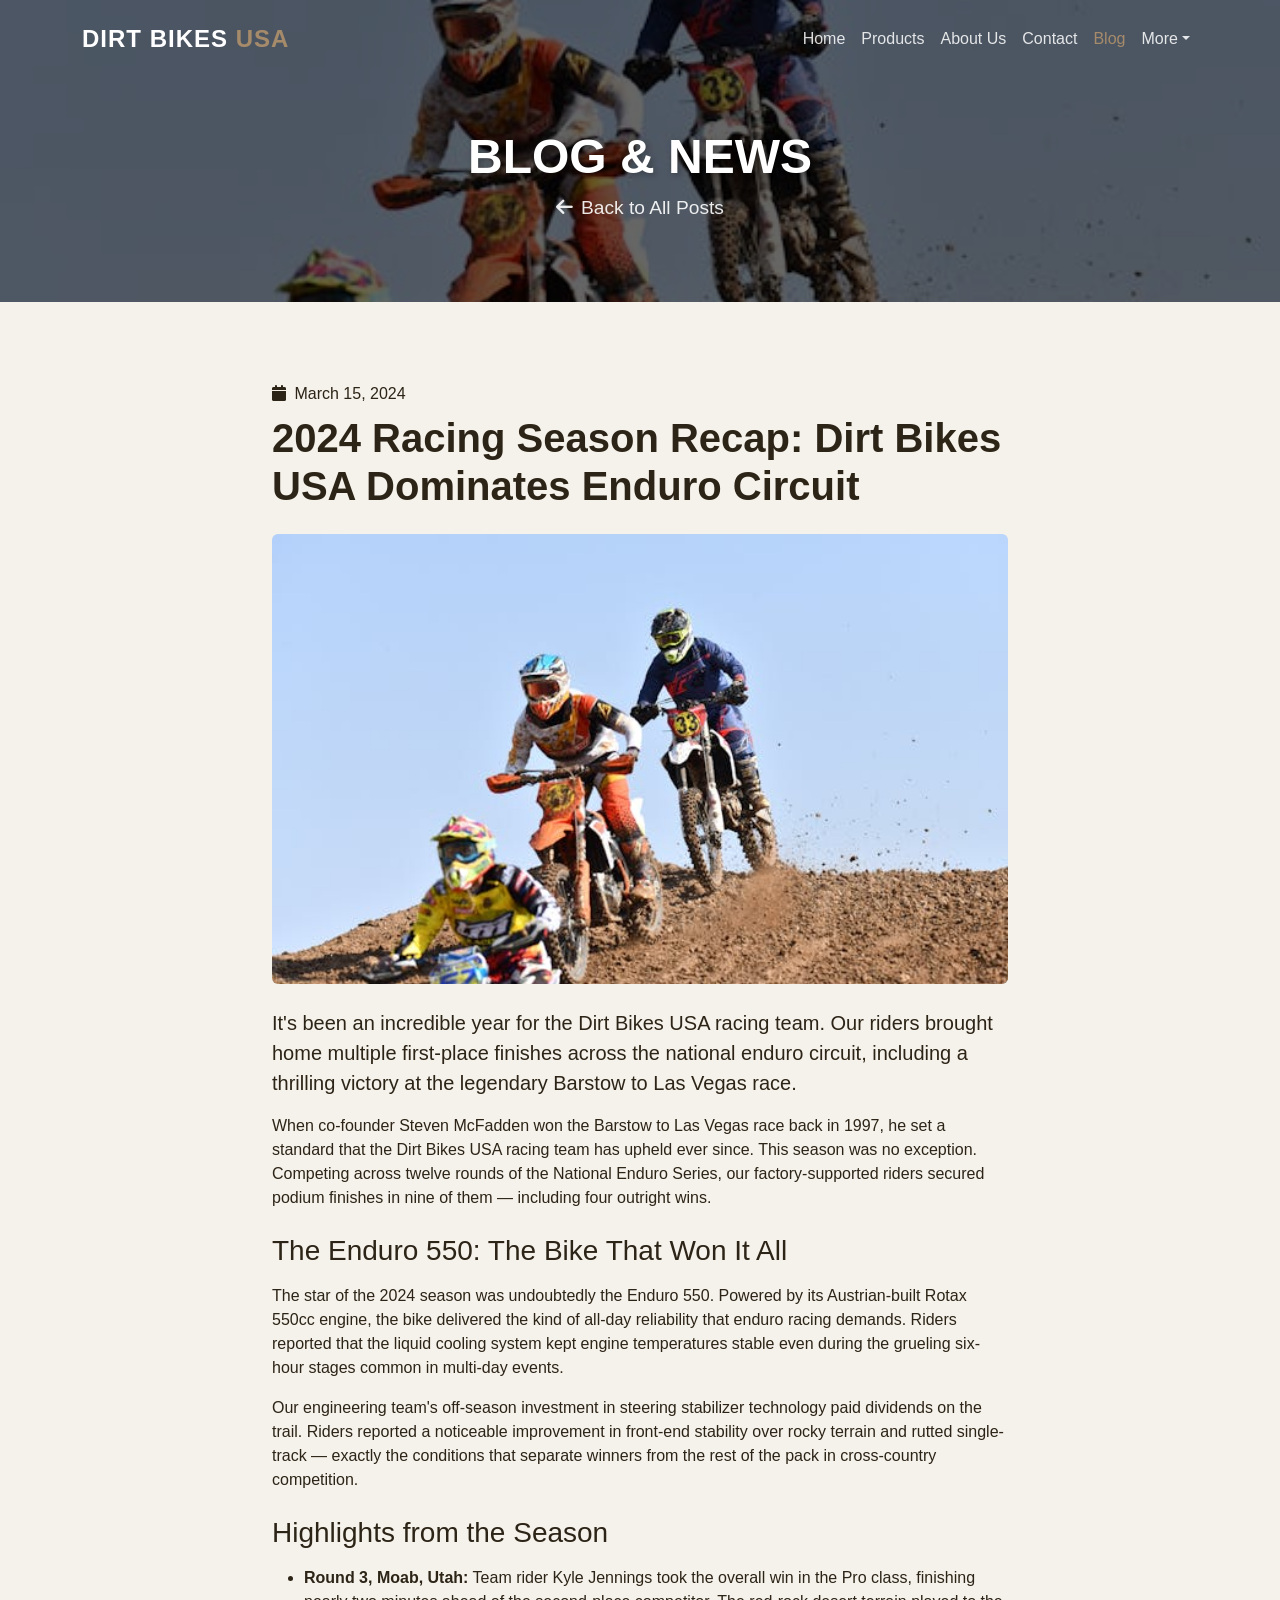
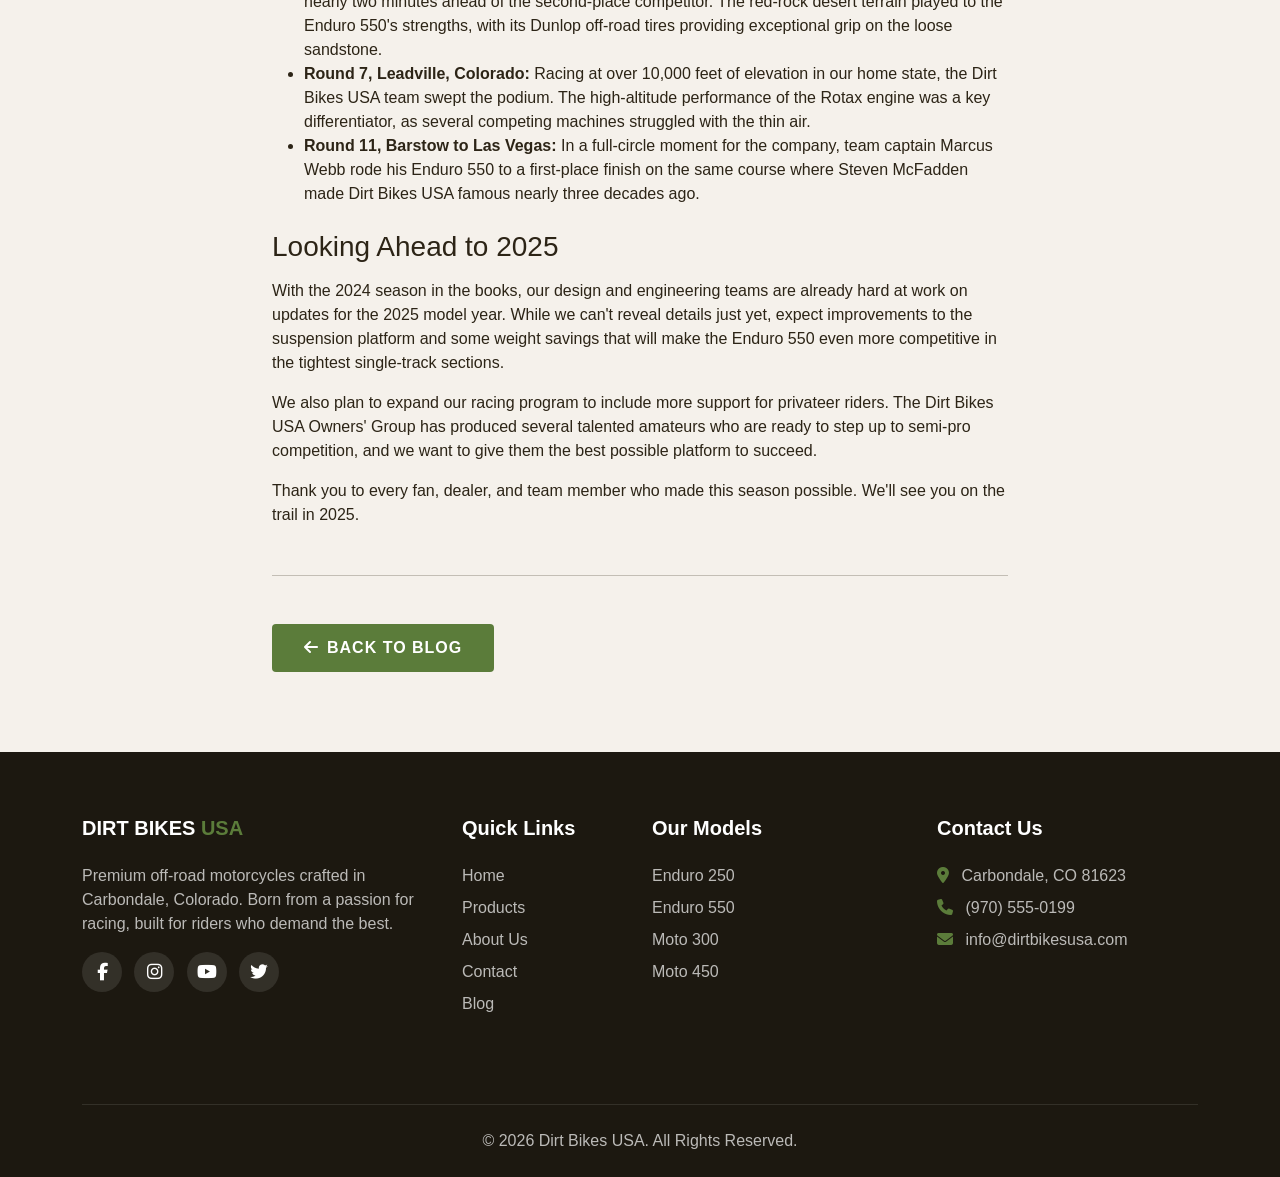
<file: blog/racing-season-recap.html>
<!DOCTYPE html>
<html lang="en">
<head>
  <meta charset="UTF-8">
  <meta name="viewport" content="width=device-width, initial-scale=1.0">
  <title>2024 Racing Season Recap - Dirt Bikes USA</title>
  <link href="https://cdn.jsdelivr.net/npm/bootstrap@5.3.2/dist/css/bootstrap.min.css" rel="stylesheet">
  <link href="https://cdnjs.cloudflare.com/ajax/libs/font-awesome/6.5.1/css/all.min.css" rel="stylesheet">
  <link href="../css/styles.css" rel="stylesheet">
</head>
<body>

  <nav class="navbar navbar-expand-lg navbar-custom fixed-top">
    <div class="container">
      <a class="navbar-brand" href="../index.html">DIRT BIKES <span>USA</span></a>
      <button class="navbar-toggler" type="button" data-bs-toggle="collapse" data-bs-target="#navbarNav">
        <span class="navbar-toggler-icon"></span>
      </button>
      <div class="collapse navbar-collapse" id="navbarNav">
        <ul class="navbar-nav ms-auto">
          <li class="nav-item"><a class="nav-link" href="../index.html">Home</a></li>
          <li class="nav-item"><a class="nav-link" href="../products.html">Products</a></li>
          <li class="nav-item"><a class="nav-link" href="../about.html">About Us</a></li>
          <li class="nav-item"><a class="nav-link" href="../contact.html">Contact</a></li>
          <li class="nav-item"><a class="nav-link active" href="../blog.html">Blog</a></li>
          <li class="nav-item dropdown"><a class="nav-link dropdown-toggle" href="#" role="button" data-bs-toggle="dropdown">More</a><ul class="dropdown-menu dropdown-menu-end" style="background:var(--darker);border:1px solid rgba(255,255,255,0.1);"><li><a class="dropdown-item" href="../dealers.html" style="color:rgba(255,255,255,0.85);">Find a Dealer</a></li><li><a class="dropdown-item" href="../gallery.html" style="color:rgba(255,255,255,0.85);">Gallery</a></li><li><a class="dropdown-item" href="../events.html" style="color:rgba(255,255,255,0.85);">Events</a></li><li><a class="dropdown-item" href="../faq.html" style="color:rgba(255,255,255,0.85);">FAQ</a></li></ul></li>
        </ul>
      </div>
    </div>
  </nav>

  <section class="page-header" style="background: linear-gradient(rgba(0,0,0,0.6), rgba(0,0,0,0.6)), url('../images/blog-race.jpg') center/cover no-repeat;">
    <div class="container">
      <h1>Blog &amp; News</h1>
      <p><a href="../blog.html" class="text-white text-decoration-none"><i class="fas fa-arrow-left me-2"></i>Back to All Posts</a></p>
    </div>
  </section>

  <section class="section-padding">
    <div class="container">
      <div class="row justify-content-center">
        <div class="col-lg-8">
          <span class="blog-date"><i class="fas fa-calendar me-1"></i> March 15, 2024</span>
          <h1 class="mt-2 mb-4" style="font-weight:800;">2024 Racing Season Recap: Dirt Bikes USA Dominates Enduro Circuit</h1>
          <img src="../images/blog-race.jpg" class="img-fluid rounded mb-4 w-100" style="max-height:450px; object-fit:cover;" alt="2024 Racing Season">

          <p class="lead">It's been an incredible year for the Dirt Bikes USA racing team. Our riders brought home multiple first-place finishes across the national enduro circuit, including a thrilling victory at the legendary Barstow to Las Vegas race.</p>

          <p>When co-founder Steven McFadden won the Barstow to Las Vegas race back in 1997, he set a standard that the Dirt Bikes USA racing team has upheld ever since. This season was no exception. Competing across twelve rounds of the National Enduro Series, our factory-supported riders secured podium finishes in nine of them — including four outright wins.</p>

          <h3 class="mt-4 mb-3">The Enduro 550: The Bike That Won It All</h3>
          <p>The star of the 2024 season was undoubtedly the Enduro 550. Powered by its Austrian-built Rotax 550cc engine, the bike delivered the kind of all-day reliability that enduro racing demands. Riders reported that the liquid cooling system kept engine temperatures stable even during the grueling six-hour stages common in multi-day events.</p>
          <p>Our engineering team's off-season investment in steering stabilizer technology paid dividends on the trail. Riders reported a noticeable improvement in front-end stability over rocky terrain and rutted single-track — exactly the conditions that separate winners from the rest of the pack in cross-country competition.</p>

          <h3 class="mt-4 mb-3">Highlights from the Season</h3>
          <ul>
            <li><strong>Round 3, Moab, Utah:</strong> Team rider Kyle Jennings took the overall win in the Pro class, finishing nearly two minutes ahead of the second-place competitor. The red-rock desert terrain played to the Enduro 550's strengths, with its Dunlop off-road tires providing exceptional grip on the loose sandstone.</li>
            <li><strong>Round 7, Leadville, Colorado:</strong> Racing at over 10,000 feet of elevation in our home state, the Dirt Bikes USA team swept the podium. The high-altitude performance of the Rotax engine was a key differentiator, as several competing machines struggled with the thin air.</li>
            <li><strong>Round 11, Barstow to Las Vegas:</strong> In a full-circle moment for the company, team captain Marcus Webb rode his Enduro 550 to a first-place finish on the same course where Steven McFadden made Dirt Bikes USA famous nearly three decades ago.</li>
          </ul>

          <h3 class="mt-4 mb-3">Looking Ahead to 2025</h3>
          <p>With the 2024 season in the books, our design and engineering teams are already hard at work on updates for the 2025 model year. While we can't reveal details just yet, expect improvements to the suspension platform and some weight savings that will make the Enduro 550 even more competitive in the tightest single-track sections.</p>
          <p>We also plan to expand our racing program to include more support for privateer riders. The Dirt Bikes USA Owners' Group has produced several talented amateurs who are ready to step up to semi-pro competition, and we want to give them the best possible platform to succeed.</p>

          <p>Thank you to every fan, dealer, and team member who made this season possible. We'll see you on the trail in 2025.</p>

          <hr class="my-5">
          <a href="../blog.html" class="btn btn-primary-custom"><i class="fas fa-arrow-left me-2"></i>Back to Blog</a>
        </div>
      </div>
    </div>
  </section>

  <footer class="footer">
    <div class="container">
      <div class="row">
        <div class="col-lg-4 mb-4">
          <h5>DIRT BIKES <span style="color: var(--primary);">USA</span></h5>
          <p>Premium off-road motorcycles crafted in Carbondale, Colorado. Born from a passion for racing, built for riders who demand the best.</p>
          <div class="social-icons">
            <a href="https://www.facebook.com/" target="_blank" rel="noopener" aria-label="Facebook"><i class="fab fa-facebook-f"></i></a>
            <a href="https://www.instagram.com/" target="_blank" rel="noopener" aria-label="Instagram"><i class="fab fa-instagram"></i></a>
            <a href="https://www.youtube.com/" target="_blank" rel="noopener" aria-label="YouTube"><i class="fab fa-youtube"></i></a>
            <a href="https://x.com/" target="_blank" rel="noopener" aria-label="X"><i class="fab fa-twitter"></i></a>
          </div>
        </div>
        <div class="col-lg-2 col-md-4 mb-4">
          <h5>Quick Links</h5>
          <ul class="footer-links">
            <li><a href="../index.html">Home</a></li>
            <li><a href="../products.html">Products</a></li>
            <li><a href="../about.html">About Us</a></li>
            <li><a href="../contact.html">Contact</a></li>
            <li><a href="../blog.html">Blog</a></li>
          </ul>
        </div>
        <div class="col-lg-3 col-md-4 mb-4">
          <h5>Our Models</h5>
          <ul class="footer-links">
            <li><a href="../products.html">Enduro 250</a></li>
            <li><a href="../products.html">Enduro 550</a></li>
            <li><a href="../products.html">Moto 300</a></li>
            <li><a href="../products.html">Moto 450</a></li>
          </ul>
        </div>
        <div class="col-lg-3 col-md-4 mb-4">
          <h5>Contact Us</h5>
          <ul class="footer-links">
            <li><i class="fas fa-map-marker-alt me-2" style="color: var(--primary);"></i> Carbondale, CO 81623</li>
            <li><i class="fas fa-phone me-2" style="color: var(--primary);"></i> (970) 555-0199</li>
            <li><i class="fas fa-envelope me-2" style="color: var(--primary);"></i> info@dirtbikesusa.com</li>
          </ul>
        </div>
      </div>
      <div class="footer-bottom text-center">
        <p class="mb-0">&copy; 2026 Dirt Bikes USA. All Rights Reserved.</p>
      </div>
    </div>
  </footer>

  <script src="https://cdn.jsdelivr.net/npm/bootstrap@5.3.2/dist/js/bootstrap.bundle.min.js"></script>
  <script src="../js/main.js"></script>
</body>
</html>
</file>
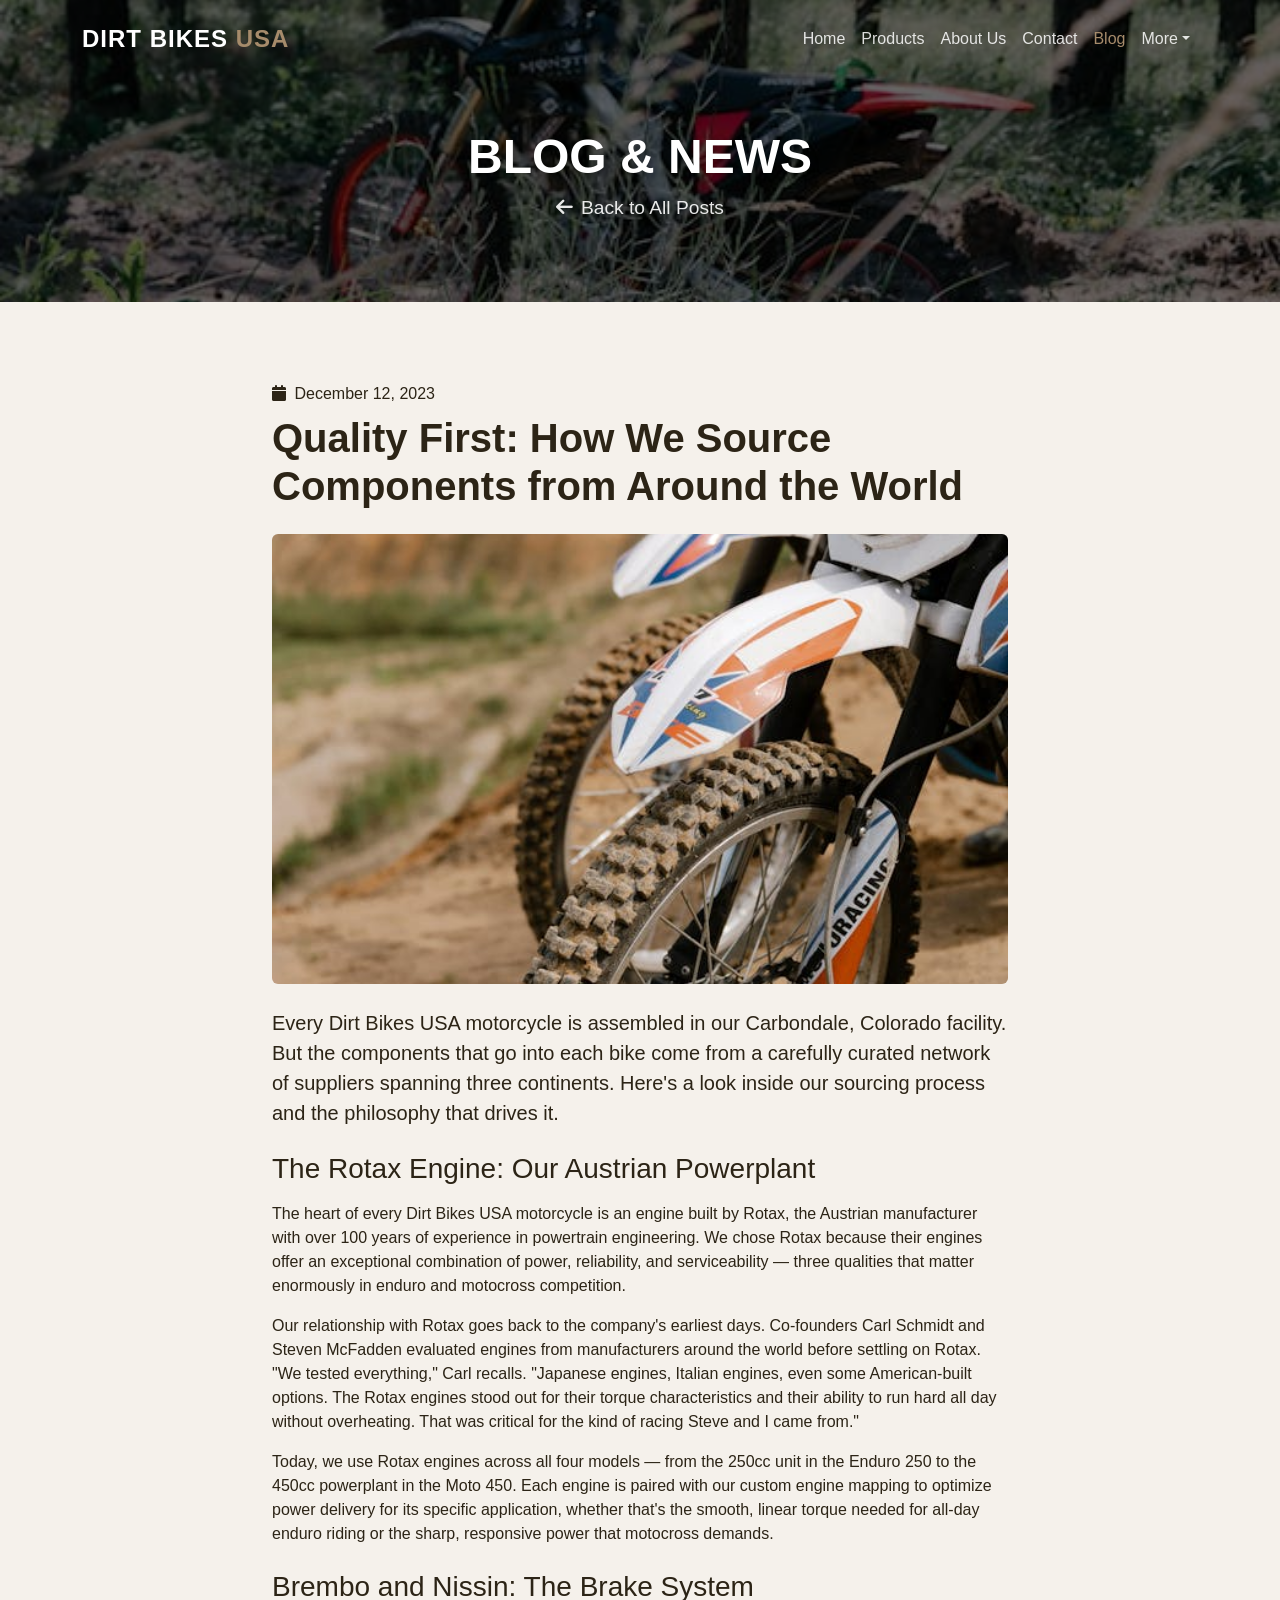
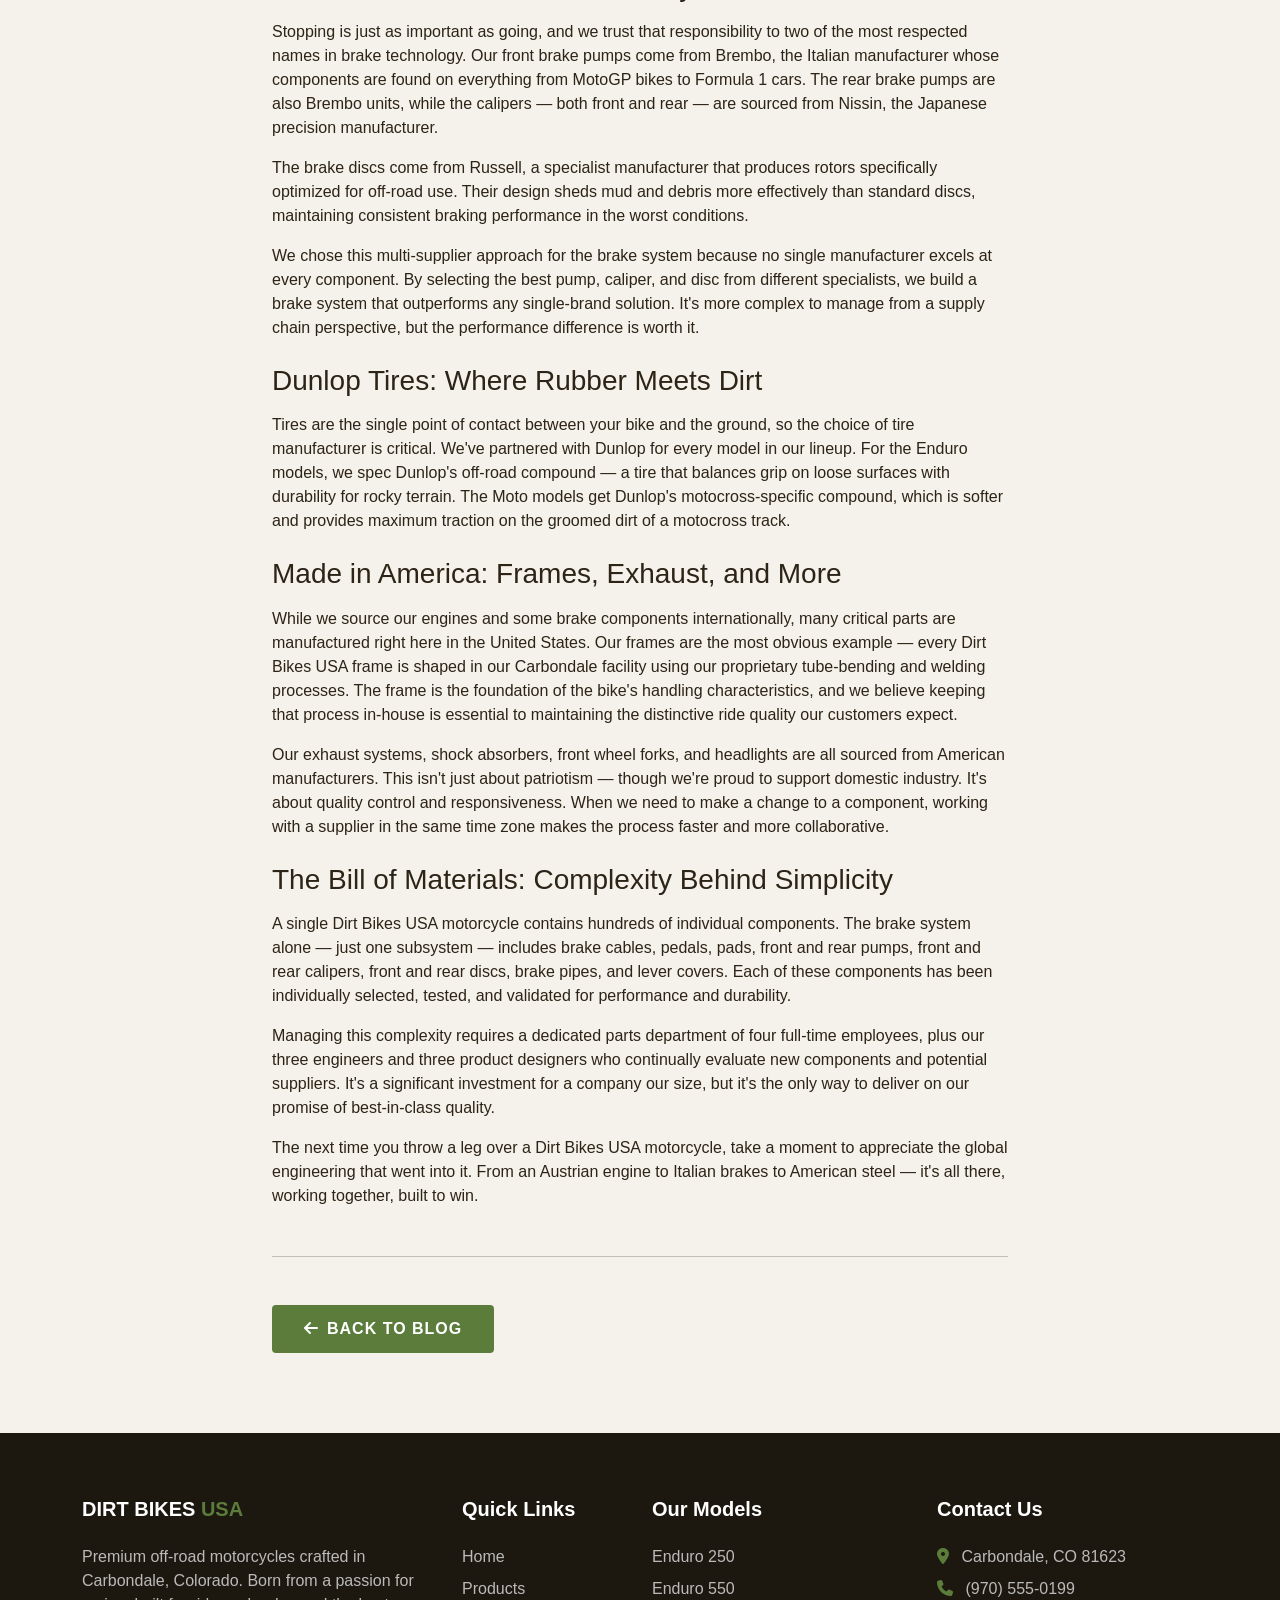
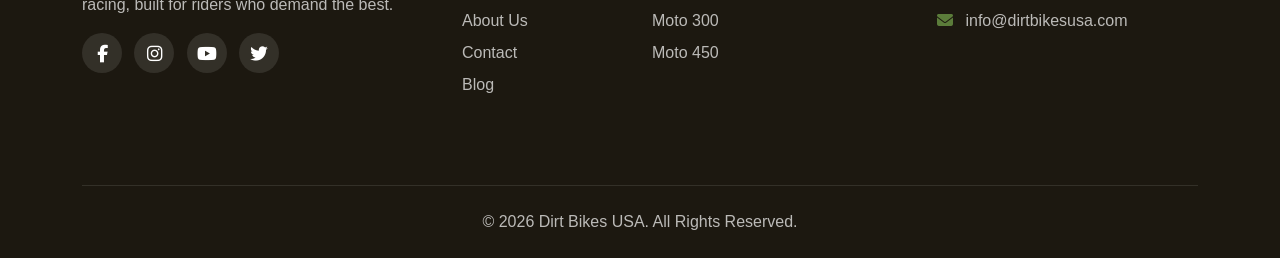
<file: blog/sourcing-components.html>
<!DOCTYPE html>
<html lang="en">
<head>
  <meta charset="UTF-8">
  <meta name="viewport" content="width=device-width, initial-scale=1.0">
  <title>How We Source Components from Around the World - Dirt Bikes USA</title>
  <link href="https://cdn.jsdelivr.net/npm/bootstrap@5.3.2/dist/css/bootstrap.min.css" rel="stylesheet">
  <link href="https://cdnjs.cloudflare.com/ajax/libs/font-awesome/6.5.1/css/all.min.css" rel="stylesheet">
  <link href="../css/styles.css" rel="stylesheet">
</head>
<body>

  <nav class="navbar navbar-expand-lg navbar-custom fixed-top">
    <div class="container">
      <a class="navbar-brand" href="../index.html">DIRT BIKES <span>USA</span></a>
      <button class="navbar-toggler" type="button" data-bs-toggle="collapse" data-bs-target="#navbarNav">
        <span class="navbar-toggler-icon"></span>
      </button>
      <div class="collapse navbar-collapse" id="navbarNav">
        <ul class="navbar-nav ms-auto">
          <li class="nav-item"><a class="nav-link" href="../index.html">Home</a></li>
          <li class="nav-item"><a class="nav-link" href="../products.html">Products</a></li>
          <li class="nav-item"><a class="nav-link" href="../about.html">About Us</a></li>
          <li class="nav-item"><a class="nav-link" href="../contact.html">Contact</a></li>
          <li class="nav-item"><a class="nav-link active" href="../blog.html">Blog</a></li>
          <li class="nav-item dropdown"><a class="nav-link dropdown-toggle" href="#" role="button" data-bs-toggle="dropdown">More</a><ul class="dropdown-menu dropdown-menu-end" style="background:var(--darker);border:1px solid rgba(255,255,255,0.1);"><li><a class="dropdown-item" href="../dealers.html" style="color:rgba(255,255,255,0.85);">Find a Dealer</a></li><li><a class="dropdown-item" href="../gallery.html" style="color:rgba(255,255,255,0.85);">Gallery</a></li><li><a class="dropdown-item" href="../events.html" style="color:rgba(255,255,255,0.85);">Events</a></li><li><a class="dropdown-item" href="../faq.html" style="color:rgba(255,255,255,0.85);">FAQ</a></li></ul></li>
        </ul>
      </div>
    </div>
  </nav>

  <section class="page-header" style="background: linear-gradient(rgba(0,0,0,0.6), rgba(0,0,0,0.6)), url('../images/enduro550.jpg') center/cover no-repeat;">
    <div class="container">
      <h1>Blog &amp; News</h1>
      <p><a href="../blog.html" class="text-white text-decoration-none"><i class="fas fa-arrow-left me-2"></i>Back to All Posts</a></p>
    </div>
  </section>

  <section class="section-padding">
    <div class="container">
      <div class="row justify-content-center">
        <div class="col-lg-8">
          <span class="blog-date"><i class="fas fa-calendar me-1"></i> December 12, 2023</span>
          <h1 class="mt-2 mb-4" style="font-weight:800;">Quality First: How We Source Components from Around the World</h1>
          <img src="../images/moto300.jpg" class="img-fluid rounded mb-4 w-100" style="max-height:450px; object-fit:cover;" alt="Dirt Bikes USA Components">

          <p class="lead">Every Dirt Bikes USA motorcycle is assembled in our Carbondale, Colorado facility. But the components that go into each bike come from a carefully curated network of suppliers spanning three continents. Here's a look inside our sourcing process and the philosophy that drives it.</p>

          <h3 class="mt-4 mb-3">The Rotax Engine: Our Austrian Powerplant</h3>
          <p>The heart of every Dirt Bikes USA motorcycle is an engine built by Rotax, the Austrian manufacturer with over 100 years of experience in powertrain engineering. We chose Rotax because their engines offer an exceptional combination of power, reliability, and serviceability — three qualities that matter enormously in enduro and motocross competition.</p>
          <p>Our relationship with Rotax goes back to the company's earliest days. Co-founders Carl Schmidt and Steven McFadden evaluated engines from manufacturers around the world before settling on Rotax. "We tested everything," Carl recalls. "Japanese engines, Italian engines, even some American-built options. The Rotax engines stood out for their torque characteristics and their ability to run hard all day without overheating. That was critical for the kind of racing Steve and I came from."</p>
          <p>Today, we use Rotax engines across all four models — from the 250cc unit in the Enduro 250 to the 450cc powerplant in the Moto 450. Each engine is paired with our custom engine mapping to optimize power delivery for its specific application, whether that's the smooth, linear torque needed for all-day enduro riding or the sharp, responsive power that motocross demands.</p>

          <h3 class="mt-4 mb-3">Brembo and Nissin: The Brake System</h3>
          <p>Stopping is just as important as going, and we trust that responsibility to two of the most respected names in brake technology. Our front brake pumps come from Brembo, the Italian manufacturer whose components are found on everything from MotoGP bikes to Formula 1 cars. The rear brake pumps are also Brembo units, while the calipers — both front and rear — are sourced from Nissin, the Japanese precision manufacturer.</p>
          <p>The brake discs come from Russell, a specialist manufacturer that produces rotors specifically optimized for off-road use. Their design sheds mud and debris more effectively than standard discs, maintaining consistent braking performance in the worst conditions.</p>
          <p>We chose this multi-supplier approach for the brake system because no single manufacturer excels at every component. By selecting the best pump, caliper, and disc from different specialists, we build a brake system that outperforms any single-brand solution. It's more complex to manage from a supply chain perspective, but the performance difference is worth it.</p>

          <h3 class="mt-4 mb-3">Dunlop Tires: Where Rubber Meets Dirt</h3>
          <p>Tires are the single point of contact between your bike and the ground, so the choice of tire manufacturer is critical. We've partnered with Dunlop for every model in our lineup. For the Enduro models, we spec Dunlop's off-road compound — a tire that balances grip on loose surfaces with durability for rocky terrain. The Moto models get Dunlop's motocross-specific compound, which is softer and provides maximum traction on the groomed dirt of a motocross track.</p>

          <h3 class="mt-4 mb-3">Made in America: Frames, Exhaust, and More</h3>
          <p>While we source our engines and some brake components internationally, many critical parts are manufactured right here in the United States. Our frames are the most obvious example — every Dirt Bikes USA frame is shaped in our Carbondale facility using our proprietary tube-bending and welding processes. The frame is the foundation of the bike's handling characteristics, and we believe keeping that process in-house is essential to maintaining the distinctive ride quality our customers expect.</p>
          <p>Our exhaust systems, shock absorbers, front wheel forks, and headlights are all sourced from American manufacturers. This isn't just about patriotism — though we're proud to support domestic industry. It's about quality control and responsiveness. When we need to make a change to a component, working with a supplier in the same time zone makes the process faster and more collaborative.</p>

          <h3 class="mt-4 mb-3">The Bill of Materials: Complexity Behind Simplicity</h3>
          <p>A single Dirt Bikes USA motorcycle contains hundreds of individual components. The brake system alone — just one subsystem — includes brake cables, pedals, pads, front and rear pumps, front and rear calipers, front and rear discs, brake pipes, and lever covers. Each of these components has been individually selected, tested, and validated for performance and durability.</p>
          <p>Managing this complexity requires a dedicated parts department of four full-time employees, plus our three engineers and three product designers who continually evaluate new components and potential suppliers. It's a significant investment for a company our size, but it's the only way to deliver on our promise of best-in-class quality.</p>

          <p>The next time you throw a leg over a Dirt Bikes USA motorcycle, take a moment to appreciate the global engineering that went into it. From an Austrian engine to Italian brakes to American steel — it's all there, working together, built to win.</p>

          <hr class="my-5">
          <a href="../blog.html" class="btn btn-primary-custom"><i class="fas fa-arrow-left me-2"></i>Back to Blog</a>
        </div>
      </div>
    </div>
  </section>

  <footer class="footer">
    <div class="container">
      <div class="row">
        <div class="col-lg-4 mb-4">
          <h5>DIRT BIKES <span style="color: var(--primary);">USA</span></h5>
          <p>Premium off-road motorcycles crafted in Carbondale, Colorado. Born from a passion for racing, built for riders who demand the best.</p>
          <div class="social-icons">
            <a href="https://www.facebook.com/" target="_blank" rel="noopener" aria-label="Facebook"><i class="fab fa-facebook-f"></i></a>
            <a href="https://www.instagram.com/" target="_blank" rel="noopener" aria-label="Instagram"><i class="fab fa-instagram"></i></a>
            <a href="https://www.youtube.com/" target="_blank" rel="noopener" aria-label="YouTube"><i class="fab fa-youtube"></i></a>
            <a href="https://x.com/" target="_blank" rel="noopener" aria-label="X"><i class="fab fa-twitter"></i></a>
          </div>
        </div>
        <div class="col-lg-2 col-md-4 mb-4">
          <h5>Quick Links</h5>
          <ul class="footer-links">
            <li><a href="../index.html">Home</a></li>
            <li><a href="../products.html">Products</a></li>
            <li><a href="../about.html">About Us</a></li>
            <li><a href="../contact.html">Contact</a></li>
            <li><a href="../blog.html">Blog</a></li>
          </ul>
        </div>
        <div class="col-lg-3 col-md-4 mb-4">
          <h5>Our Models</h5>
          <ul class="footer-links">
            <li><a href="../products.html">Enduro 250</a></li>
            <li><a href="../products.html">Enduro 550</a></li>
            <li><a href="../products.html">Moto 300</a></li>
            <li><a href="../products.html">Moto 450</a></li>
          </ul>
        </div>
        <div class="col-lg-3 col-md-4 mb-4">
          <h5>Contact Us</h5>
          <ul class="footer-links">
            <li><i class="fas fa-map-marker-alt me-2" style="color: var(--primary);"></i> Carbondale, CO 81623</li>
            <li><i class="fas fa-phone me-2" style="color: var(--primary);"></i> (970) 555-0199</li>
            <li><i class="fas fa-envelope me-2" style="color: var(--primary);"></i> info@dirtbikesusa.com</li>
          </ul>
        </div>
      </div>
      <div class="footer-bottom text-center">
        <p class="mb-0">&copy; 2026 Dirt Bikes USA. All Rights Reserved.</p>
      </div>
    </div>
  </footer>

  <script src="https://cdn.jsdelivr.net/npm/bootstrap@5.3.2/dist/js/bootstrap.bundle.min.js"></script>
  <script src="../js/main.js"></script>
</body>
</html>
</file>
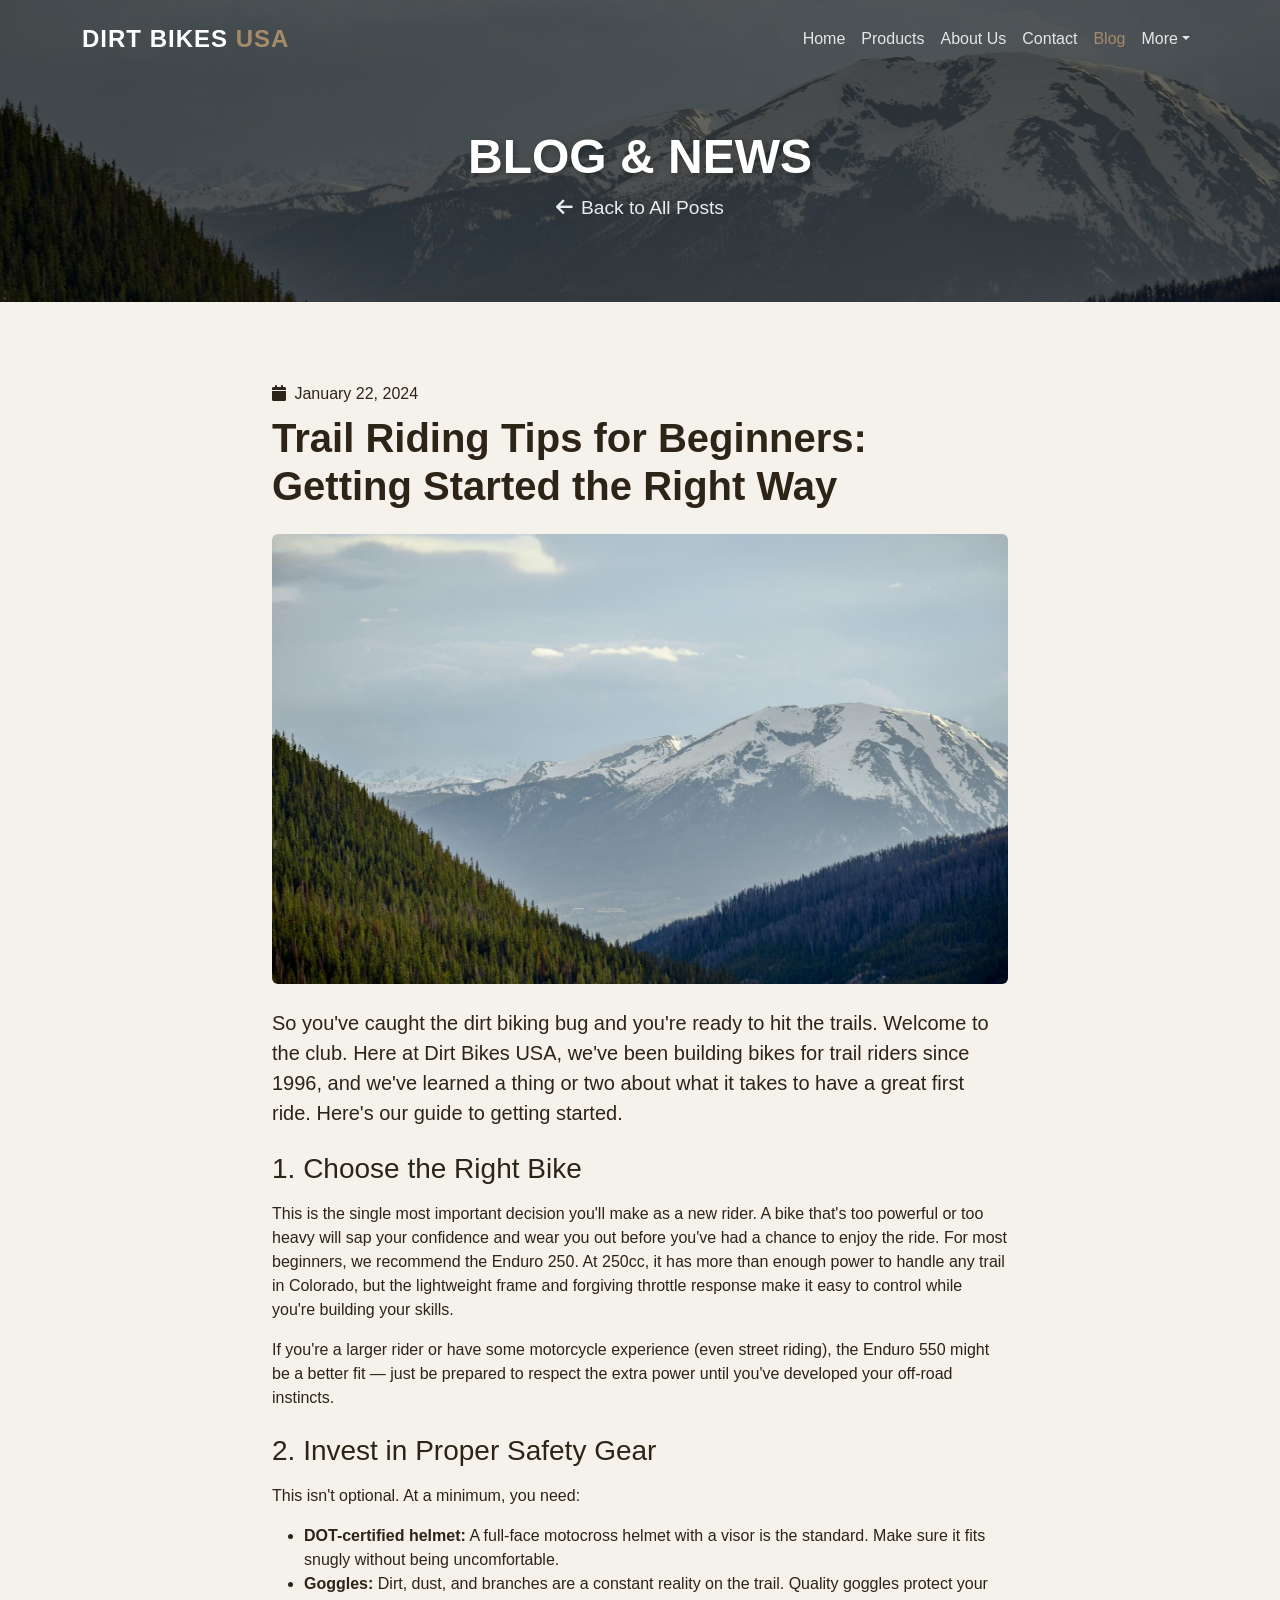
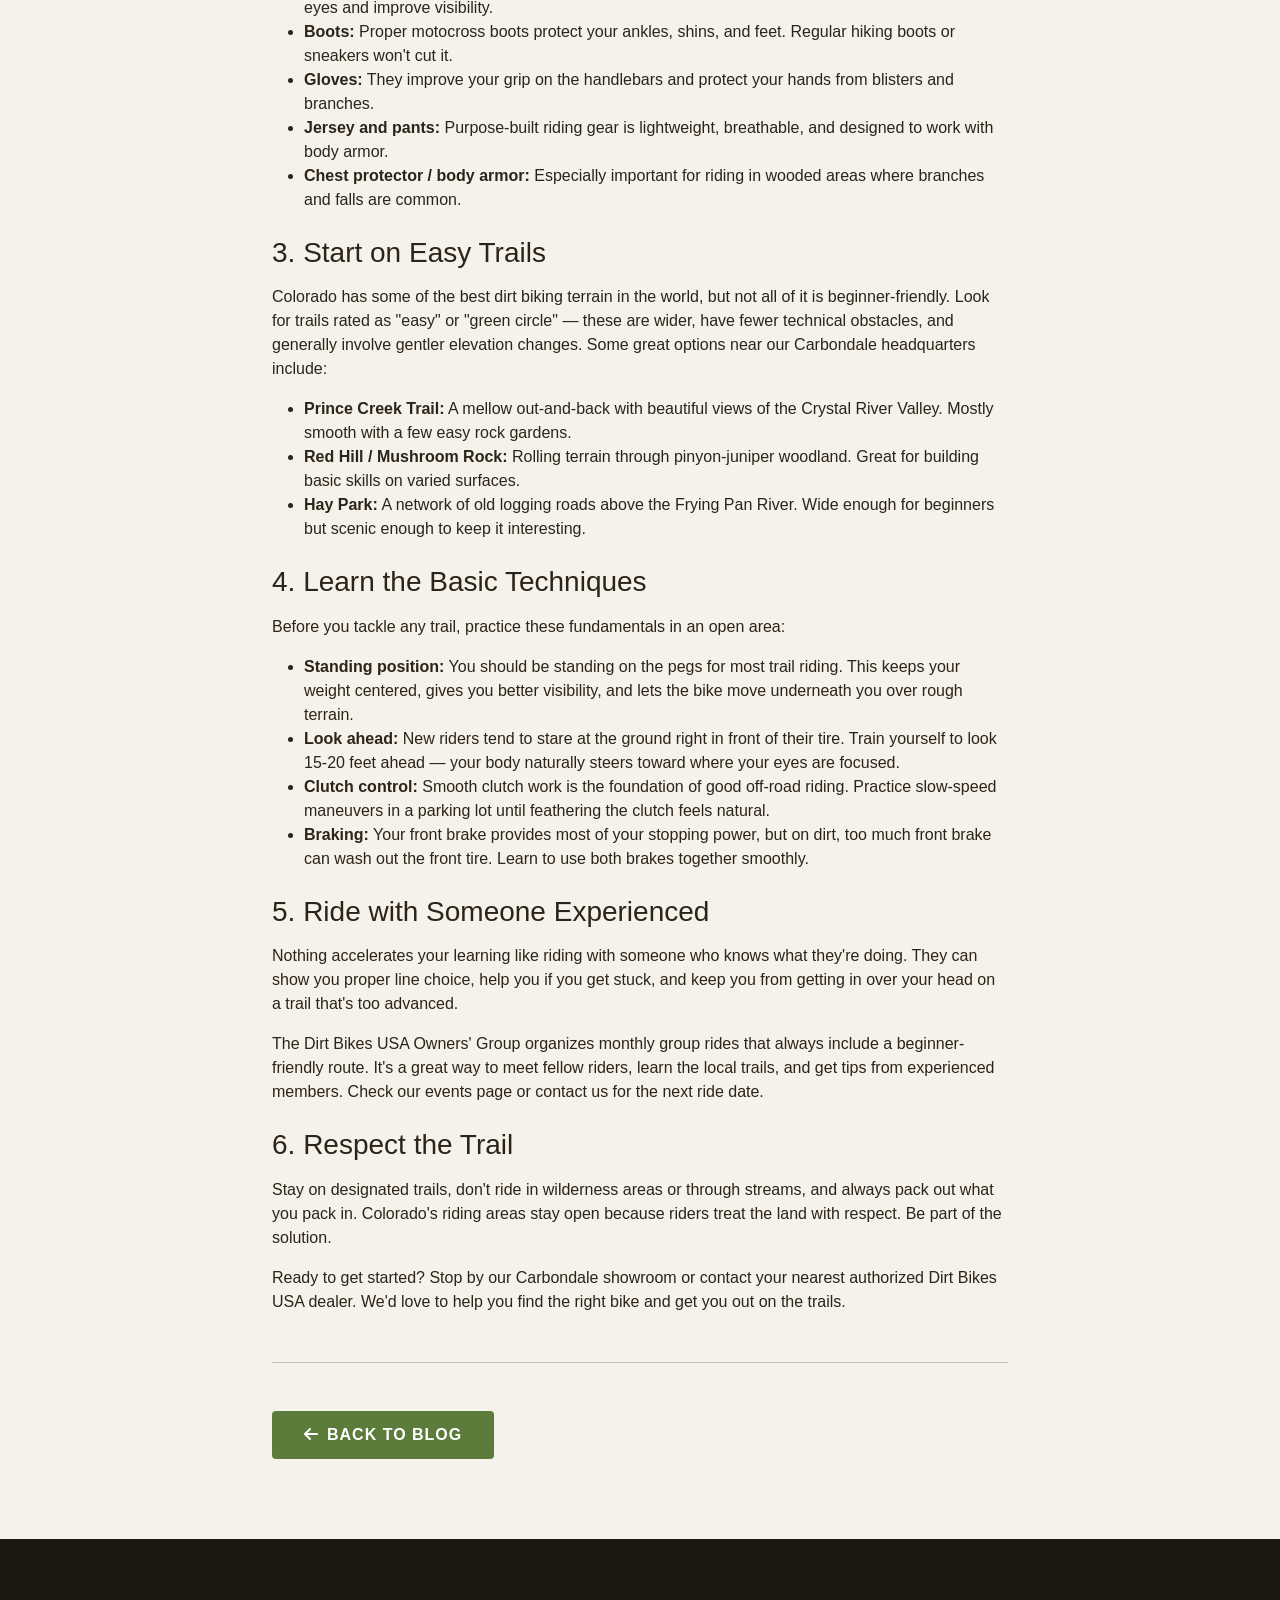
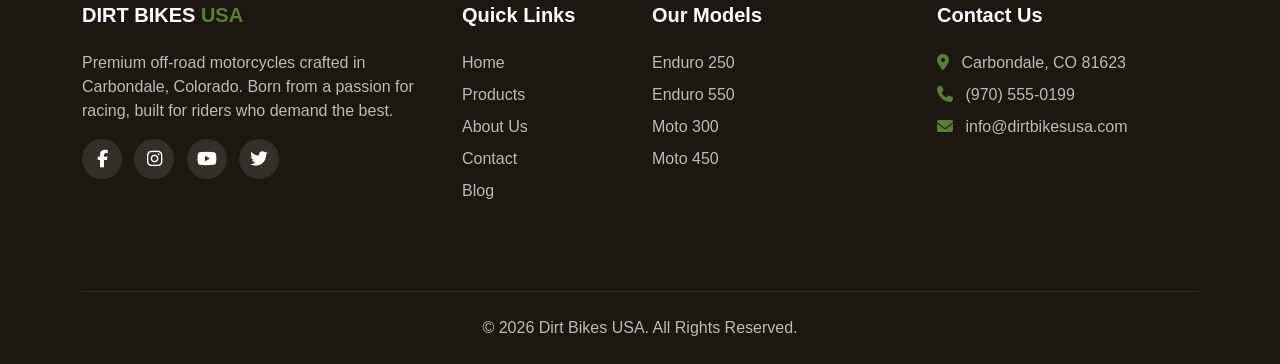
<file: blog/trail-riding-tips.html>
<!DOCTYPE html>
<html lang="en">
<head>
  <meta charset="UTF-8">
  <meta name="viewport" content="width=device-width, initial-scale=1.0">
  <title>Trail Riding Tips for Beginners - Dirt Bikes USA</title>
  <link href="https://cdn.jsdelivr.net/npm/bootstrap@5.3.2/dist/css/bootstrap.min.css" rel="stylesheet">
  <link href="https://cdnjs.cloudflare.com/ajax/libs/font-awesome/6.5.1/css/all.min.css" rel="stylesheet">
  <link href="../css/styles.css" rel="stylesheet">
</head>
<body>

  <nav class="navbar navbar-expand-lg navbar-custom fixed-top">
    <div class="container">
      <a class="navbar-brand" href="../index.html">DIRT BIKES <span>USA</span></a>
      <button class="navbar-toggler" type="button" data-bs-toggle="collapse" data-bs-target="#navbarNav">
        <span class="navbar-toggler-icon"></span>
      </button>
      <div class="collapse navbar-collapse" id="navbarNav">
        <ul class="navbar-nav ms-auto">
          <li class="nav-item"><a class="nav-link" href="../index.html">Home</a></li>
          <li class="nav-item"><a class="nav-link" href="../products.html">Products</a></li>
          <li class="nav-item"><a class="nav-link" href="../about.html">About Us</a></li>
          <li class="nav-item"><a class="nav-link" href="../contact.html">Contact</a></li>
          <li class="nav-item"><a class="nav-link active" href="../blog.html">Blog</a></li>
          <li class="nav-item dropdown"><a class="nav-link dropdown-toggle" href="#" role="button" data-bs-toggle="dropdown">More</a><ul class="dropdown-menu dropdown-menu-end" style="background:var(--darker);border:1px solid rgba(255,255,255,0.1);"><li><a class="dropdown-item" href="../dealers.html" style="color:rgba(255,255,255,0.85);">Find a Dealer</a></li><li><a class="dropdown-item" href="../gallery.html" style="color:rgba(255,255,255,0.85);">Gallery</a></li><li><a class="dropdown-item" href="../events.html" style="color:rgba(255,255,255,0.85);">Events</a></li><li><a class="dropdown-item" href="../faq.html" style="color:rgba(255,255,255,0.85);">FAQ</a></li></ul></li>
        </ul>
      </div>
    </div>
  </nav>

  <section class="page-header" style="background: linear-gradient(rgba(0,0,0,0.6), rgba(0,0,0,0.6)), url('../images/page-header.jpg') center/cover no-repeat;">
    <div class="container">
      <h1>Blog &amp; News</h1>
      <p><a href="../blog.html" class="text-white text-decoration-none"><i class="fas fa-arrow-left me-2"></i>Back to All Posts</a></p>
    </div>
  </section>

  <section class="section-padding">
    <div class="container">
      <div class="row justify-content-center">
        <div class="col-lg-8">
          <span class="blog-date"><i class="fas fa-calendar me-1"></i> January 22, 2024</span>
          <h1 class="mt-2 mb-4" style="font-weight:800;">Trail Riding Tips for Beginners: Getting Started the Right Way</h1>
          <img src="../images/page-header.jpg" class="img-fluid rounded mb-4 w-100" style="max-height:450px; object-fit:cover;" alt="Trail Riding in Colorado">

          <p class="lead">So you've caught the dirt biking bug and you're ready to hit the trails. Welcome to the club. Here at Dirt Bikes USA, we've been building bikes for trail riders since 1996, and we've learned a thing or two about what it takes to have a great first ride. Here's our guide to getting started.</p>

          <h3 class="mt-4 mb-3">1. Choose the Right Bike</h3>
          <p>This is the single most important decision you'll make as a new rider. A bike that's too powerful or too heavy will sap your confidence and wear you out before you've had a chance to enjoy the ride. For most beginners, we recommend the Enduro 250. At 250cc, it has more than enough power to handle any trail in Colorado, but the lightweight frame and forgiving throttle response make it easy to control while you're building your skills.</p>
          <p>If you're a larger rider or have some motorcycle experience (even street riding), the Enduro 550 might be a better fit — just be prepared to respect the extra power until you've developed your off-road instincts.</p>

          <h3 class="mt-4 mb-3">2. Invest in Proper Safety Gear</h3>
          <p>This isn't optional. At a minimum, you need:</p>
          <ul>
            <li><strong>DOT-certified helmet:</strong> A full-face motocross helmet with a visor is the standard. Make sure it fits snugly without being uncomfortable.</li>
            <li><strong>Goggles:</strong> Dirt, dust, and branches are a constant reality on the trail. Quality goggles protect your eyes and improve visibility.</li>
            <li><strong>Boots:</strong> Proper motocross boots protect your ankles, shins, and feet. Regular hiking boots or sneakers won't cut it.</li>
            <li><strong>Gloves:</strong> They improve your grip on the handlebars and protect your hands from blisters and branches.</li>
            <li><strong>Jersey and pants:</strong> Purpose-built riding gear is lightweight, breathable, and designed to work with body armor.</li>
            <li><strong>Chest protector / body armor:</strong> Especially important for riding in wooded areas where branches and falls are common.</li>
          </ul>

          <h3 class="mt-4 mb-3">3. Start on Easy Trails</h3>
          <p>Colorado has some of the best dirt biking terrain in the world, but not all of it is beginner-friendly. Look for trails rated as "easy" or "green circle" — these are wider, have fewer technical obstacles, and generally involve gentler elevation changes. Some great options near our Carbondale headquarters include:</p>
          <ul>
            <li><strong>Prince Creek Trail:</strong> A mellow out-and-back with beautiful views of the Crystal River Valley. Mostly smooth with a few easy rock gardens.</li>
            <li><strong>Red Hill / Mushroom Rock:</strong> Rolling terrain through pinyon-juniper woodland. Great for building basic skills on varied surfaces.</li>
            <li><strong>Hay Park:</strong> A network of old logging roads above the Frying Pan River. Wide enough for beginners but scenic enough to keep it interesting.</li>
          </ul>

          <h3 class="mt-4 mb-3">4. Learn the Basic Techniques</h3>
          <p>Before you tackle any trail, practice these fundamentals in an open area:</p>
          <ul>
            <li><strong>Standing position:</strong> You should be standing on the pegs for most trail riding. This keeps your weight centered, gives you better visibility, and lets the bike move underneath you over rough terrain.</li>
            <li><strong>Look ahead:</strong> New riders tend to stare at the ground right in front of their tire. Train yourself to look 15-20 feet ahead — your body naturally steers toward where your eyes are focused.</li>
            <li><strong>Clutch control:</strong> Smooth clutch work is the foundation of good off-road riding. Practice slow-speed maneuvers in a parking lot until feathering the clutch feels natural.</li>
            <li><strong>Braking:</strong> Your front brake provides most of your stopping power, but on dirt, too much front brake can wash out the front tire. Learn to use both brakes together smoothly.</li>
          </ul>

          <h3 class="mt-4 mb-3">5. Ride with Someone Experienced</h3>
          <p>Nothing accelerates your learning like riding with someone who knows what they're doing. They can show you proper line choice, help you if you get stuck, and keep you from getting in over your head on a trail that's too advanced.</p>
          <p>The Dirt Bikes USA Owners' Group organizes monthly group rides that always include a beginner-friendly route. It's a great way to meet fellow riders, learn the local trails, and get tips from experienced members. Check our events page or contact us for the next ride date.</p>

          <h3 class="mt-4 mb-3">6. Respect the Trail</h3>
          <p>Stay on designated trails, don't ride in wilderness areas or through streams, and always pack out what you pack in. Colorado's riding areas stay open because riders treat the land with respect. Be part of the solution.</p>

          <p>Ready to get started? Stop by our Carbondale showroom or contact your nearest authorized Dirt Bikes USA dealer. We'd love to help you find the right bike and get you out on the trails.</p>

          <hr class="my-5">
          <a href="../blog.html" class="btn btn-primary-custom"><i class="fas fa-arrow-left me-2"></i>Back to Blog</a>
        </div>
      </div>
    </div>
  </section>

  <footer class="footer">
    <div class="container">
      <div class="row">
        <div class="col-lg-4 mb-4">
          <h5>DIRT BIKES <span style="color: var(--primary);">USA</span></h5>
          <p>Premium off-road motorcycles crafted in Carbondale, Colorado. Born from a passion for racing, built for riders who demand the best.</p>
          <div class="social-icons">
            <a href="https://www.facebook.com/" target="_blank" rel="noopener" aria-label="Facebook"><i class="fab fa-facebook-f"></i></a>
            <a href="https://www.instagram.com/" target="_blank" rel="noopener" aria-label="Instagram"><i class="fab fa-instagram"></i></a>
            <a href="https://www.youtube.com/" target="_blank" rel="noopener" aria-label="YouTube"><i class="fab fa-youtube"></i></a>
            <a href="https://x.com/" target="_blank" rel="noopener" aria-label="X"><i class="fab fa-twitter"></i></a>
          </div>
        </div>
        <div class="col-lg-2 col-md-4 mb-4">
          <h5>Quick Links</h5>
          <ul class="footer-links">
            <li><a href="../index.html">Home</a></li>
            <li><a href="../products.html">Products</a></li>
            <li><a href="../about.html">About Us</a></li>
            <li><a href="../contact.html">Contact</a></li>
            <li><a href="../blog.html">Blog</a></li>
          </ul>
        </div>
        <div class="col-lg-3 col-md-4 mb-4">
          <h5>Our Models</h5>
          <ul class="footer-links">
            <li><a href="../products.html">Enduro 250</a></li>
            <li><a href="../products.html">Enduro 550</a></li>
            <li><a href="../products.html">Moto 300</a></li>
            <li><a href="../products.html">Moto 450</a></li>
          </ul>
        </div>
        <div class="col-lg-3 col-md-4 mb-4">
          <h5>Contact Us</h5>
          <ul class="footer-links">
            <li><i class="fas fa-map-marker-alt me-2" style="color: var(--primary);"></i> Carbondale, CO 81623</li>
            <li><i class="fas fa-phone me-2" style="color: var(--primary);"></i> (970) 555-0199</li>
            <li><i class="fas fa-envelope me-2" style="color: var(--primary);"></i> info@dirtbikesusa.com</li>
          </ul>
        </div>
      </div>
      <div class="footer-bottom text-center">
        <p class="mb-0">&copy; 2026 Dirt Bikes USA. All Rights Reserved.</p>
      </div>
    </div>
  </footer>

  <script src="https://cdn.jsdelivr.net/npm/bootstrap@5.3.2/dist/js/bootstrap.bundle.min.js"></script>
  <script src="../js/main.js"></script>
</body>
</html>
</file>
<file: css/styles.css>
:root {
  --primary: #5B7C3A;
  --primary-dark: #3E5A24;
  --dark: #2C2416;
  --darker: #1C1810;
  --light: #F5F1EB;
  --white: #FFFFFF;
  --gray: #6B6560;
  --brown: #7A5C3E;
  --brown-light: #A68B6B;
  --sky: #4A7C9B;
  --sky-light: #6BA3C7;
  --earth: #8B7355;
}

body {
  font-family: 'Segoe UI', Roboto, 'Helvetica Neue', Arial, sans-serif;
  color: var(--dark);
  background-color: var(--light);
}

/* Navbar */
.navbar-custom {
  background-color: var(--darker);
  padding: 1rem 0;
  transition: background-color 0.3s;
}

.navbar-custom .navbar-brand {
  font-weight: 800;
  font-size: 1.5rem;
  color: var(--white);
  letter-spacing: 1px;
}

.navbar-custom .navbar-brand span {
  color: var(--brown-light);
}

.navbar-custom .nav-link {
  color: rgba(255, 255, 255, 0.85);
  font-weight: 500;
  padding: 0.5rem 1rem;
  transition: color 0.2s;
}

.navbar-custom .nav-link:hover,
.navbar-custom .nav-link.active {
  color: var(--brown-light);
}

.navbar-toggler {
  border-color: rgba(255, 255, 255, 0.3);
}

.navbar-toggler-icon {
  background-image: url("data:image/svg+xml,%3Csvg xmlns='http://www.w3.org/2000/svg' viewBox='0 0 30 30'%3E%3Cpath stroke='rgba(255, 255, 255, 0.85)' stroke-linecap='round' stroke-width='2' d='M4 7h22M4 15h22M4 23h22'/%3E%3C/svg%3E");
}

/* Hero Section */
.hero {
  background: linear-gradient(rgba(28, 24, 16, 0.55), rgba(28, 24, 16, 0.55)),
    url('../images/hero.jpg') center/cover no-repeat;
  min-height: 90vh;
  display: flex;
  align-items: center;
  color: var(--white);
}

.hero h1 {
  font-size: 3.5rem;
  font-weight: 800;
  text-transform: uppercase;
  letter-spacing: 2px;
  text-shadow: 2px 2px 8px rgba(0, 0, 0, 0.4);
}

.hero .tagline {
  font-size: 1.4rem;
  font-weight: 300;
  margin-bottom: 2rem;
  opacity: 0.95;
  text-shadow: 1px 1px 4px rgba(0, 0, 0, 0.3);
}

/* Buttons */
.btn-primary-custom {
  background-color: var(--primary);
  border: none;
  color: var(--white);
  padding: 0.75rem 2rem;
  font-weight: 600;
  text-transform: uppercase;
  letter-spacing: 1px;
  border-radius: 4px;
  transition: all 0.3s;
}

.btn-primary-custom:hover {
  background-color: var(--primary-dark);
  color: var(--white);
  transform: translateY(-2px);
  box-shadow: 0 4px 15px rgba(91, 124, 58, 0.4);
}

.btn-outline-custom {
  border: 2px solid var(--white);
  color: var(--white);
  padding: 0.75rem 2rem;
  font-weight: 600;
  text-transform: uppercase;
  letter-spacing: 1px;
  border-radius: 4px;
  background: transparent;
  transition: all 0.3s;
}

.btn-outline-custom:hover {
  background-color: var(--white);
  color: var(--dark);
  transform: translateY(-2px);
}

.btn-outline-brown {
  border: 2px solid var(--brown);
  color: var(--brown);
  padding: 0.75rem 2rem;
  font-weight: 600;
  text-transform: uppercase;
  letter-spacing: 1px;
  border-radius: 4px;
  background: transparent;
  transition: all 0.3s;
}

.btn-outline-brown:hover {
  background-color: var(--brown);
  color: var(--white);
  transform: translateY(-2px);
}

/* Section Styles */
.section-padding {
  padding: 5rem 0;
}

.section-title {
  font-weight: 700;
  font-size: 2.2rem;
  margin-bottom: 1rem;
  position: relative;
  display: inline-block;
  color: var(--dark);
}

.section-title::after {
  content: '';
  display: block;
  width: 60px;
  height: 4px;
  background-color: var(--brown);
  margin-top: 0.5rem;
}

.section-subtitle {
  color: var(--gray);
  font-size: 1.1rem;
  margin-bottom: 3rem;
}

/* Product Cards */
.product-card {
  border: none;
  border-radius: 8px;
  overflow: hidden;
  box-shadow: 0 2px 15px rgba(44, 36, 22, 0.1);
  transition: all 0.3s;
  height: 100%;
  background: var(--white);
}

.product-card:hover {
  transform: translateY(-8px);
  box-shadow: 0 8px 30px rgba(44, 36, 22, 0.18);
}

.product-card .card-img-top {
  height: 250px;
  object-fit: cover;
}

.product-card .card-body {
  padding: 1.5rem;
}

.product-card .price {
  color: var(--primary);
  font-size: 1.3rem;
  font-weight: 700;
}

.product-card .category-badge {
  background-color: var(--brown);
  color: var(--white);
  padding: 0.25rem 0.75rem;
  border-radius: 20px;
  font-size: 0.8rem;
  font-weight: 600;
  text-transform: uppercase;
}

/* Specs Table */
.specs-table td {
  padding: 0.5rem 0;
  border-bottom: 1px solid #e8e2da;
}

.specs-table td:first-child {
  font-weight: 600;
  color: var(--gray);
  width: 40%;
}

/* Testimonials */
.testimonial-card {
  background: var(--white);
  border-radius: 8px;
  padding: 2rem;
  box-shadow: 0 2px 15px rgba(44, 36, 22, 0.08);
  height: 100%;
  border-top: 4px solid var(--primary);
}

.testimonial-card .stars {
  color: #D4A545;
  margin-bottom: 1rem;
}

.testimonial-card .quote {
  font-style: italic;
  color: #555;
  margin-bottom: 1.5rem;
  line-height: 1.7;
}

.testimonial-card .author {
  font-weight: 700;
  color: var(--dark);
}

.testimonial-card .role {
  font-size: 0.9rem;
  color: var(--gray);
}

/* Newsletter */
.newsletter-section {
  background: linear-gradient(135deg, var(--darker), #3A3020);
  color: var(--white);
  padding: 4rem 0;
}

.newsletter-section h3 {
  font-weight: 700;
}

.newsletter-section .form-control {
  border-radius: 4px 0 0 4px;
  border: none;
  padding: 0.75rem 1.25rem;
  height: auto;
}

/* Stats Section */
.stats-section {
  background: linear-gradient(135deg, var(--primary-dark), var(--primary));
  color: var(--white);
  padding: 3rem 0;
}

.stat-item h2 {
  font-size: 2.8rem;
  font-weight: 800;
}

.stat-item p {
  font-size: 1rem;
  text-transform: uppercase;
  letter-spacing: 1px;
  opacity: 0.9;
}

/* Blog Cards */
.blog-card {
  border: none;
  border-radius: 8px;
  overflow: hidden;
  box-shadow: 0 2px 15px rgba(44, 36, 22, 0.08);
  transition: all 0.3s;
  height: 100%;
  background: var(--white);
}

.blog-card:hover {
  transform: translateY(-5px);
  box-shadow: 0 8px 25px rgba(44, 36, 22, 0.15);
}

.blog-card .card-img-top {
  height: 200px;
  object-fit: cover;
}

.blog-card .card-body {
  padding: 1.5rem;
}

.blog-card .blog-date {
  color: var(--brown);
  font-size: 0.85rem;
  font-weight: 600;
  text-transform: uppercase;
}

.blog-card .card-title {
  font-weight: 700;
  margin: 0.5rem 0;
}

/* Footer */
.footer {
  background-color: var(--darker);
  color: rgba(255, 255, 255, 0.7);
  padding: 4rem 0 1.5rem;
}

.footer h5 {
  color: var(--white);
  font-weight: 700;
  margin-bottom: 1.5rem;
}

.footer a {
  color: rgba(255, 255, 255, 0.7);
  text-decoration: none;
  transition: color 0.2s;
}

.footer a:hover {
  color: var(--brown-light);
}

.footer-links {
  list-style: none;
  padding: 0;
}

.footer-links li {
  margin-bottom: 0.5rem;
}

.social-icons a {
  display: inline-flex;
  align-items: center;
  justify-content: center;
  width: 40px;
  height: 40px;
  border-radius: 50%;
  background: rgba(255, 255, 255, 0.1);
  color: var(--white);
  margin-right: 0.5rem;
  transition: all 0.3s;
  font-size: 1.1rem;
}

.social-icons a:hover {
  background-color: var(--brown);
  color: var(--white);
  transform: translateY(-3px);
}

.footer-bottom {
  border-top: 1px solid rgba(255, 255, 255, 0.1);
  padding-top: 1.5rem;
  margin-top: 3rem;
}

/* Page Headers */
.page-header {
  background: linear-gradient(rgba(28, 24, 16, 0.6), rgba(28, 24, 16, 0.6)),
    url('../images/colorado.jpg') center/cover no-repeat;
  padding: 8rem 0 4rem;
  color: var(--white);
  text-align: center;
}

.page-header h1 {
  font-weight: 800;
  font-size: 3rem;
  text-transform: uppercase;
  text-shadow: 2px 2px 6px rgba(0, 0, 0, 0.3);
}

.page-header p {
  font-size: 1.2rem;
  opacity: 0.9;
}

/* Contact Info Cards */
.contact-info-card {
  text-align: center;
  padding: 2rem;
  border-radius: 8px;
  background: var(--white);
  box-shadow: 0 2px 15px rgba(44, 36, 22, 0.08);
  height: 100%;
  transition: transform 0.3s;
}

.contact-info-card:hover {
  transform: translateY(-5px);
}

.contact-info-card .icon {
  width: 60px;
  height: 60px;
  border-radius: 50%;
  background-color: rgba(91, 124, 58, 0.12);
  display: flex;
  align-items: center;
  justify-content: center;
  margin: 0 auto 1rem;
  color: var(--primary);
  font-size: 1.5rem;
}

/* Contact Form */
.contact-form .form-control {
  border: 1px solid #ddd5cb;
  padding: 0.75rem 1rem;
  border-radius: 4px;
  margin-bottom: 1rem;
  background: var(--white);
}

.contact-form .form-control:focus {
  border-color: var(--primary);
  box-shadow: 0 0 0 0.2rem rgba(91, 124, 58, 0.15);
}

/* About Timeline */
.timeline-item {
  position: relative;
  padding-left: 2rem;
  margin-bottom: 2rem;
  border-left: 3px solid var(--brown);
}

.timeline-item .year {
  color: var(--primary);
  font-weight: 800;
  font-size: 1.2rem;
}

/* Values Cards */
.value-card {
  text-align: center;
  padding: 2rem;
}

.value-card .icon {
  font-size: 2.5rem;
  color: var(--primary);
  margin-bottom: 1rem;
}

/* Accessories Section */
.accessory-item {
  display: flex;
  align-items: center;
  padding: 1rem;
  background: var(--white);
  border-radius: 8px;
  margin-bottom: 1rem;
  box-shadow: 0 1px 8px rgba(44, 36, 22, 0.06);
}

.accessory-item .icon {
  width: 50px;
  height: 50px;
  border-radius: 50%;
  background: rgba(122, 92, 62, 0.12);
  display: flex;
  align-items: center;
  justify-content: center;
  color: var(--brown);
  font-size: 1.2rem;
  margin-right: 1rem;
  flex-shrink: 0;
}

/* Background variants */
.bg-earth-light {
  background-color: #EDE8E0;
}

/* Scroll animations */
.fade-up {
  opacity: 0;
  transform: translateY(30px);
  transition: opacity 0.6s ease-out, transform 0.6s ease-out;
}

.fade-up.visible {
  opacity: 1;
  transform: translateY(0);
}

/* Back to top button */
.back-to-top {
  position: fixed;
  bottom: 2rem;
  right: 2rem;
  width: 45px;
  height: 45px;
  border-radius: 50%;
  background-color: var(--brown);
  color: var(--white);
  border: none;
  display: flex;
  align-items: center;
  justify-content: center;
  font-size: 1.2rem;
  box-shadow: 0 2px 10px rgba(44, 36, 22, 0.3);
  opacity: 0;
  visibility: hidden;
  transition: all 0.3s;
  z-index: 1000;
  cursor: pointer;
}

.back-to-top.show {
  opacity: 1;
  visibility: visible;
}

.back-to-top:hover {
  background-color: var(--primary);
  transform: translateY(-3px);
}

/* Smooth scroll */
html {
  scroll-behavior: smooth;
}

/* Responsive adjustments */
@media (max-width: 768px) {
  .hero h1 {
    font-size: 2.2rem;
  }

  .hero .tagline {
    font-size: 1.1rem;
  }

  .section-padding {
    padding: 3rem 0;
  }

  .page-header {
    padding: 6rem 0 3rem;
  }

  .page-header h1 {
    font-size: 2rem;
  }

  .stat-item h2 {
    font-size: 2rem;
  }
}

@media (max-width: 576px) {
  .hero h1 {
    font-size: 1.8rem;
  }

  .btn-primary-custom,
  .btn-outline-custom {
    padding: 0.6rem 1.5rem;
    font-size: 0.9rem;
  }
}
</file>
